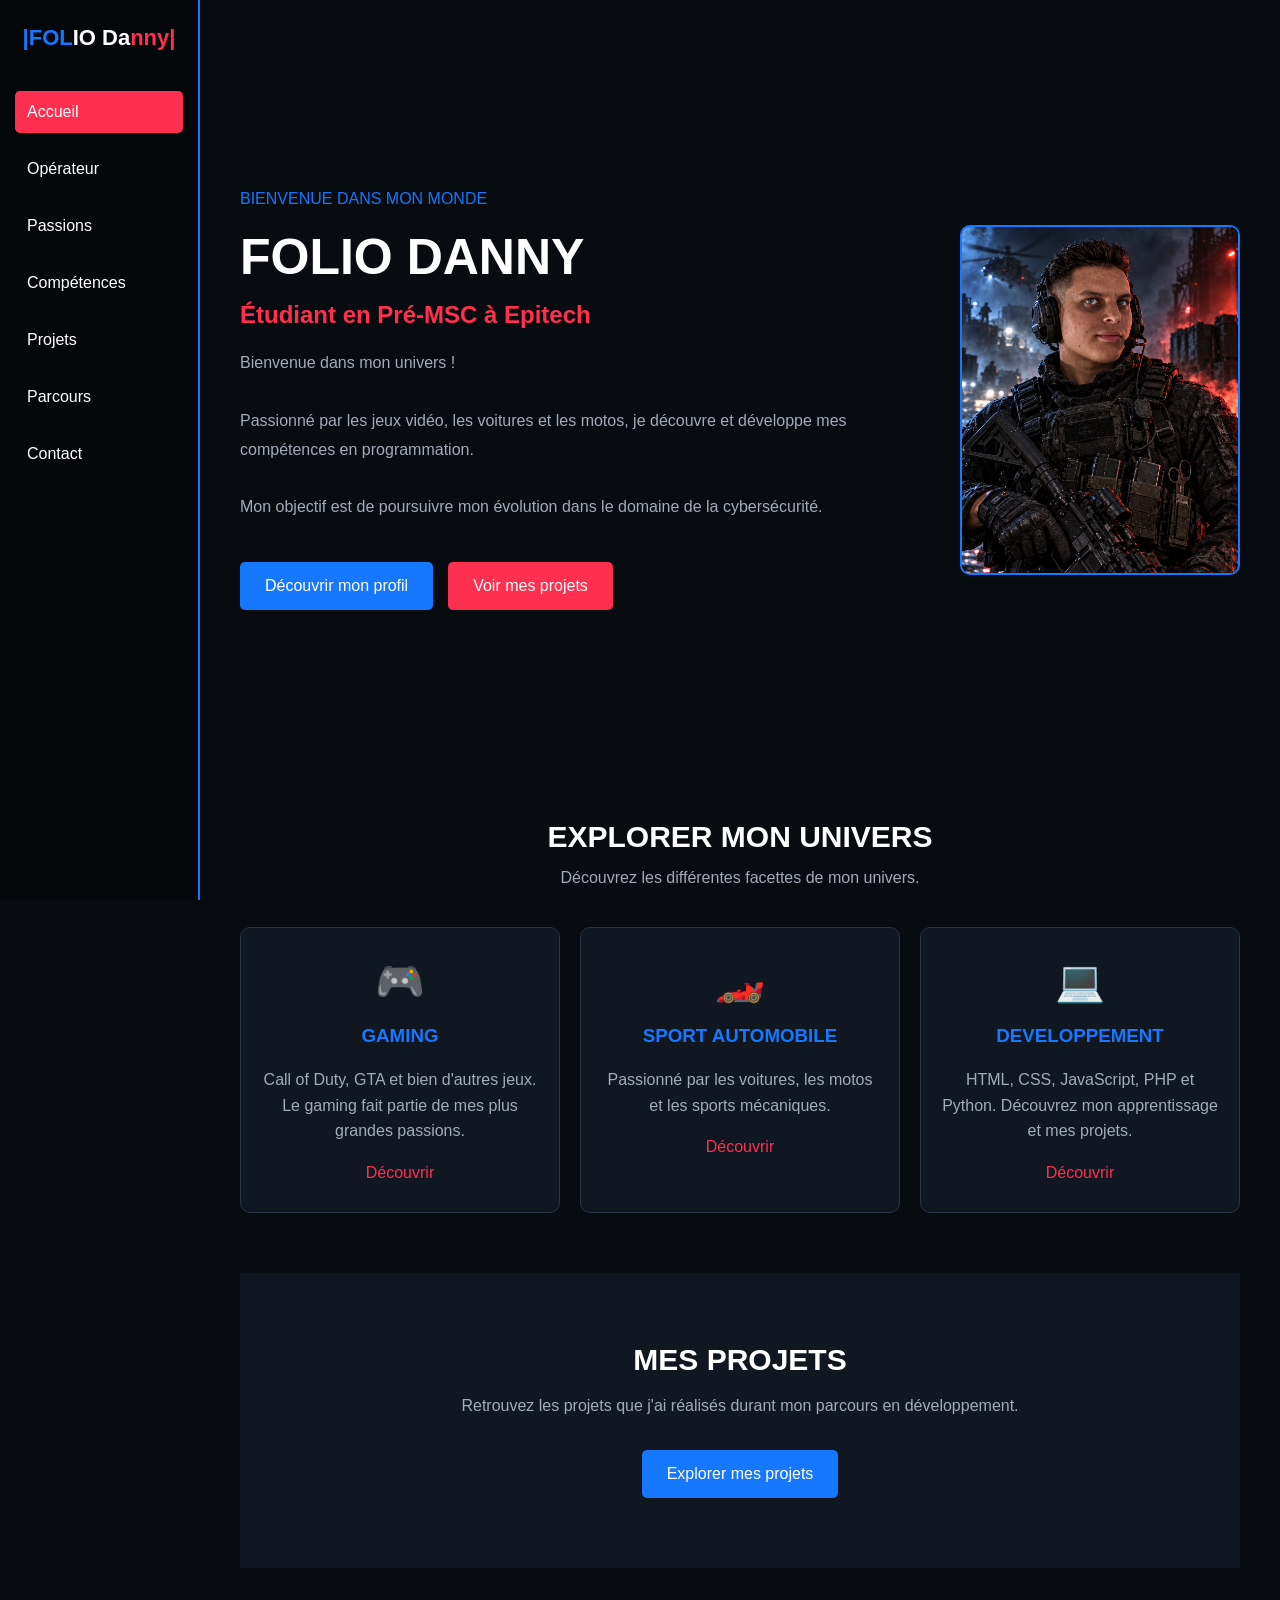
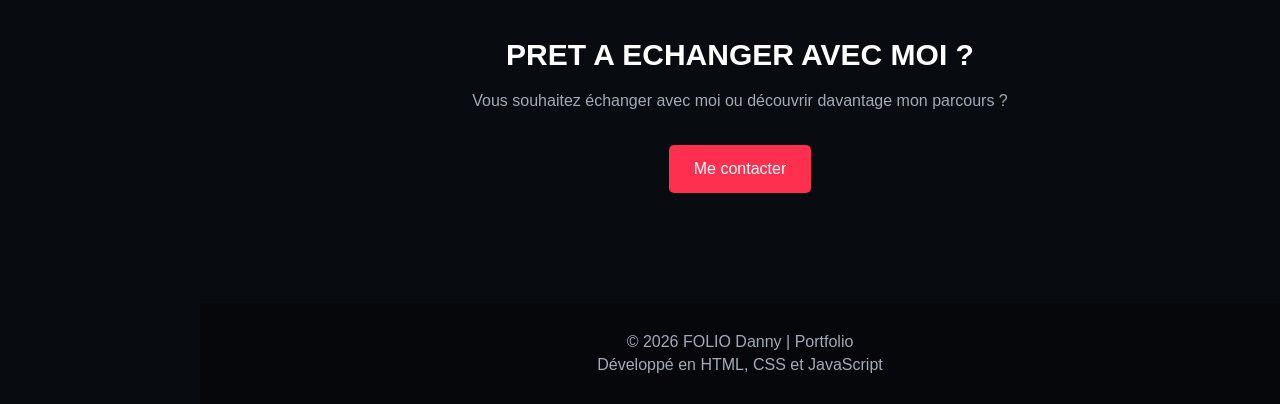
<file: Frontend/index.html>
<!DOCTYPE html>
<html lang="fr">
<head>
    <meta charset="UTF-8">
    <meta http-equiv="refresh" content="0; url=HTML/index.html">
    <title>Portfolio Folio Danny</title>
</head>
<body>
    <a href="HTML/index.html">Accéder au portfolio</a>
</body>
</html>
</file>
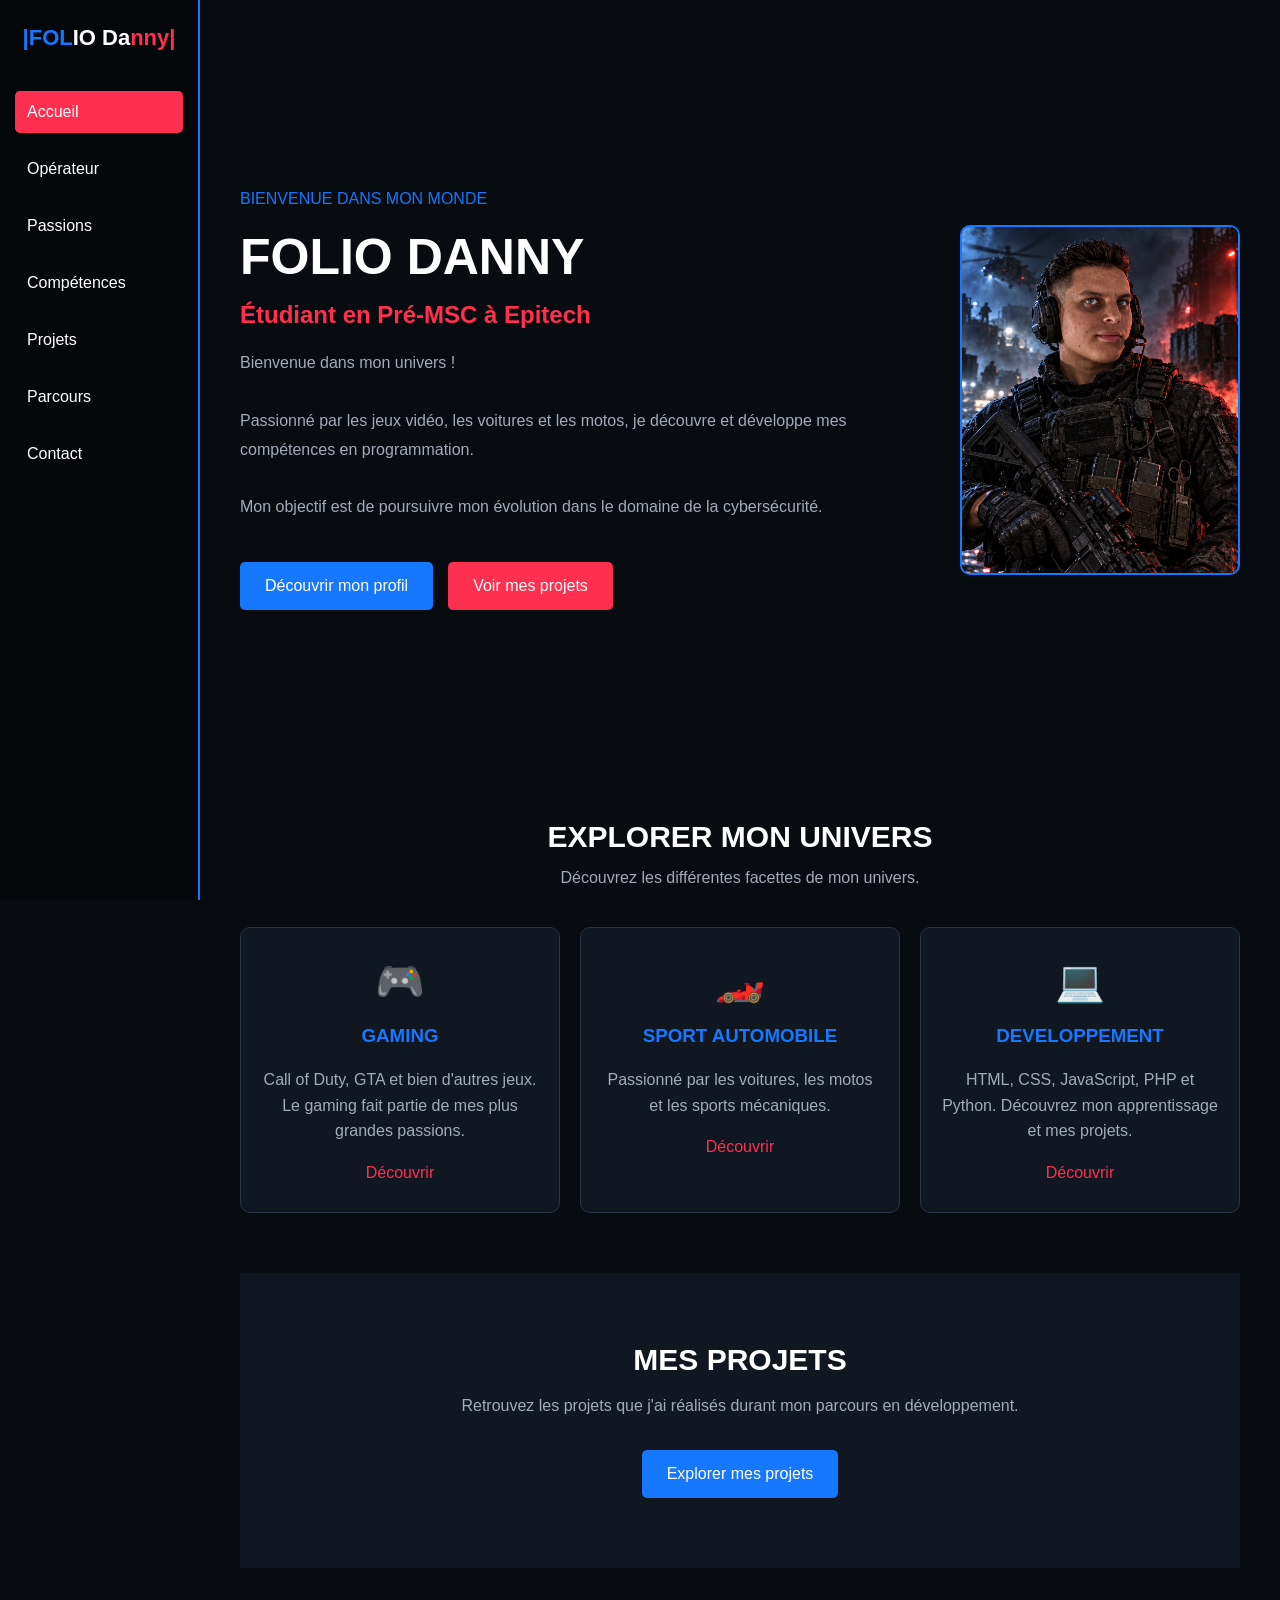
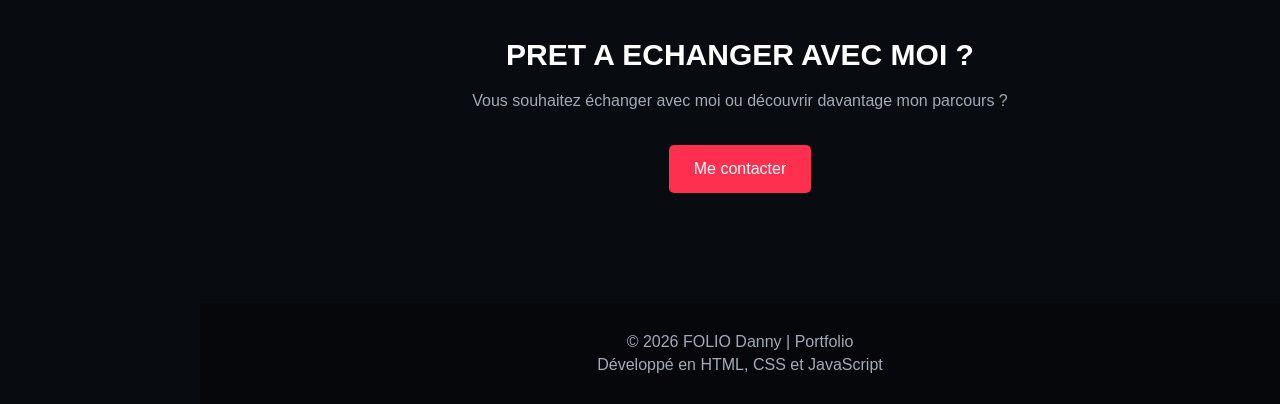
<file: Frontend/HTML/index.html>
<!DOCTYPE html>
<html lang="fr">

<head>
    <meta charset="UTF-8">
    <meta name="viewport" content="width=device-width, initial-scale=1.0">
    <meta name="description" content="Portfolio de Folio Danny - Développement, projets et passions">
    <meta name="author" content="Folio Danny">
    <title>Folio Danny | Portfolio</title>
    <link href="../CSS/style.css" rel="stylesheet">
    <script src="../JS/script.js" defer></script>
    <link rel="icon" type="image/png" href="../IMAGES/favicon.png">
</head>

<body>

    <!-- NAVIGATION -->
    <header>
        <nav class="navbar">
            <div class="logo"><span>|FOL</span>IO Da<span class="rouge">nny|</span></div>
            <button class="menu-toggle" id="menu-toggle" type="button" aria-label="Ouvrir le menu" aria-expanded="false">☰</button>
            <ul class="menu" id="menu">
                <li><a href="../HTML/index.html">Accueil</a></li>
                <li><a href="../HTML/operator.html">Opérateur</a></li>
                <li><a href="../HTML/passions.html">Passions</a></li>
                <li><a href="../HTML/competences.html">Compétences</a></li>
                <li><a href="../HTML/projets.html">Projets</a></li>
                <li><a href="../HTML/parcours.html">Parcours</a></li>
                <li><a href="../HTML/contact.html">Contact</a></li>
            </ul>
        </nav>
    </header>

    <main>
        <!-- PRESENTATION -->
        <section class="accueil" id="accueil">
            <div class="presentation">
                <p class="sous-titre">BIENVENUE DANS MON MONDE</p>
                <h1>FOLIO DANNY</h1>
                <h2>Étudiant en Pré-MSC à Epitech</h2>
                <p class="description">Bienvenue dans mon univers !<br>
                    Passionné par les jeux vidéo, les voitures et les motos, je découvre et développe mes compétences en programmation.<br>
                    Mon objectif est de poursuivre mon évolution dans le domaine de la cybersécurité.</p>

                <div class="boutons">
                    <a href="../HTML/operator.html" class="btn btn-bleu">Découvrir mon profil</a>
                    <a href="../HTML/projets.html" class="btn btn-rouge">Voir mes projets</a>
                </div>
            </div>

            <div class="photo-profil">
                <img src="../IMAGES/soldat RedEyes.png" alt="Photo de Folio Danny">
            </div>
        </section>

        <!-- MES UNIVERS -->
        <section class="univers" id="univers">
            <h2>EXPLORER MON UNIVERS</h2>
            <p class="section-description">Découvrez les différentes facettes de mon univers.</p>

            <div class="cartes">

                <!-- GAMING -->
                <article class="carte">
                    <div class="icone">🎮</div>
                    <h3>GAMING</h3>
                    <p>Call of Duty, GTA et bien d'autres jeux. Le gaming fait partie de mes plus grandes passions.</p>
                    <a href="../HTML/passions.html">Découvrir</a>
                </article>

                <!-- MOTORSPORT -->
                <article class="carte">
                    <div class="icone">🏎️</div>
                    <h3>SPORT AUTOMOBILE</h3>
                    <p>Passionné par les voitures, les motos et les sports mécaniques.</p>
                    <a href="../HTML/passions.html">Découvrir</a>
                </article>

                <!-- DEVELOPPEMENT -->
                <article class="carte">
                    <div class="icone">💻</div>
                    <h3>DEVELOPPEMENT</h3>
                    <p>HTML, CSS, JavaScript, PHP et Python. Découvrez mon apprentissage et mes projets.</p>
                    <a href="../HTML/competences.html">Découvrir</a>
                </article>
            </div>
        </section>

        <!-- MES PROJETS -->
        <section class="projets-accueil">
            <h2>MES PROJETS</h2>
            <p>Retrouvez les projets que j'ai réalisés durant mon parcours en développement.</p>
            <a href="../HTML/projets.html" class="btn btn-bleu">Explorer mes projets</a>
        </section>

        <!-- CONTACT -->
        <section class="contact-accueil">
            <h2>PRET A ECHANGER AVEC MOI ?</h2>
            <p>Vous souhaitez échanger avec moi ou découvrir davantage mon parcours ?</p>
            <a href="../HTML/contact.html" class="btn btn-rouge">Me contacter</a>
        </section>
    </main>

    <!-- FOOTER -->
    <footer>
        <p>© 2026 FOLIO Danny | Portfolio</p>
        <p>Développé en HTML, CSS et JavaScript</p>
    </footer>

</body>
</html>
</file>
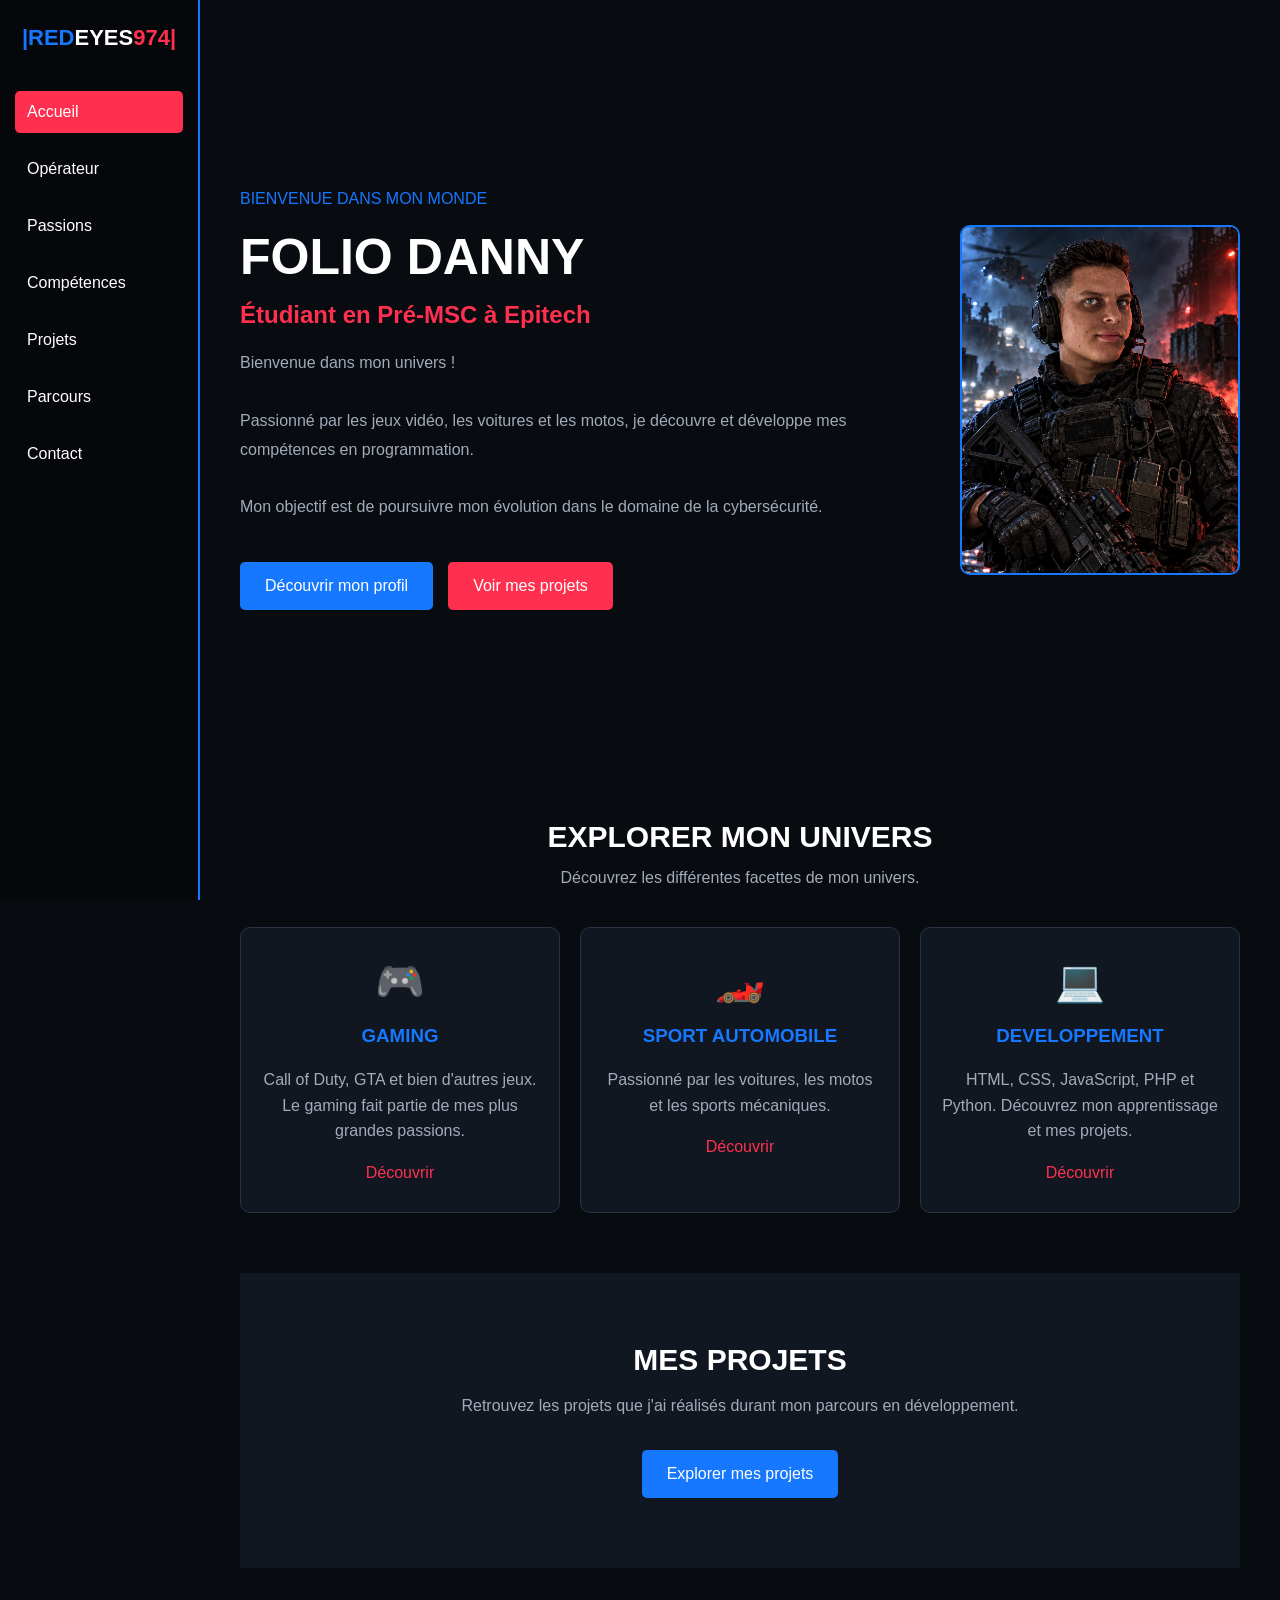
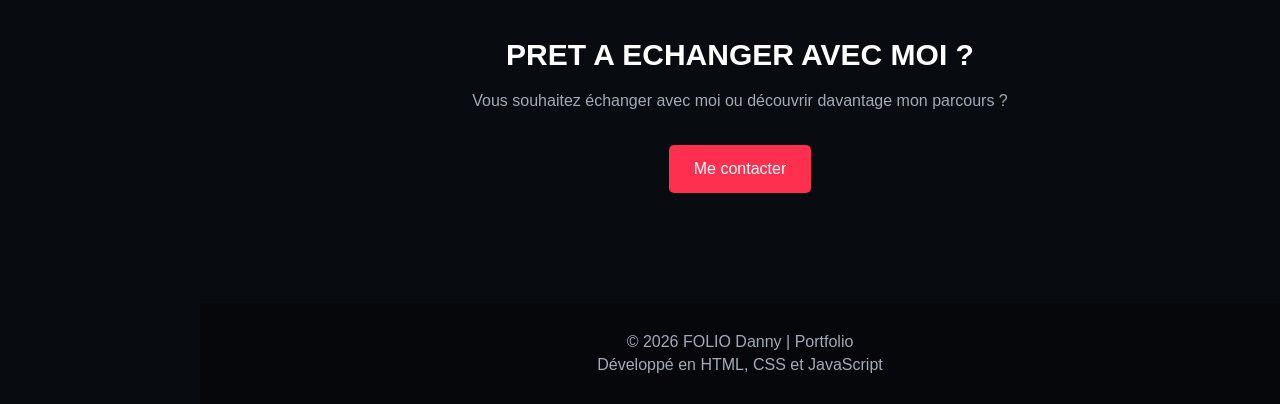
<file: perso/tst-portfolio/Frontend/HTML/index.html>
<!DOCTYPE html>
<html lang="fr">

<head>
    <meta charset="UTF-8">
    <meta name="viewport" content="width=device-width, initial-scale=1.0">
    <meta name="description" content="Portfolio de Folio Danny - Développement, projets et passions">
    <meta name="author" content="Folio Danny">
    <title>Folio Danny | Portfolio</title>
    <link href="../CSS/style.css" rel="stylesheet">
    <script src="../JS/script.js" defer></script>
    <link rel="icon" type="image/png" href="../IMAGES/favicon.png">
</head>

<body>

    <!-- NAVIGATION -->
    <header>
        <nav class="navbar">
            <div class="logo"><span>|RED</span>EYES<span class="rouge">974|</span></div>
            <button class="menu-toggle" id="menu-toggle" type="button" aria-label="Ouvrir le menu" aria-expanded="false">☰</button>
            <ul class="menu" id="menu">
                <li><a href="../HTML/index.html" class="actif">Accueil</a></li>
                <li><a href="../HTML/operator.html">Opérateur</a></li>
                <li><a href="../HTML/passions.html">Passions</a></li>
                <li><a href="../HTML/competences.html">Compétences</a></li>
                <li><a href="../HTML/projets.html">Projets</a></li>
                <li><a href="../HTML/parcours.html">Parcours</a></li>
                <li><a href="../HTML/contact.html">Contact</a></li>
            </ul>
        </nav>
    </header>

    <main>
        <!-- PRESENTATION -->
        <section class="accueil" id="accueil">
            <div class="presentation">
                <p class="sous-titre">BIENVENUE DANS MON MONDE</p>
                <h1>FOLIO DANNY</h1>
                <h2>Étudiant en Pré-MSC à Epitech</h2>
                <p class="description">Bienvenue dans mon univers !<br>
                    Passionné par les jeux vidéo, les voitures et les motos, je découvre et développe mes compétences en programmation.<br>
                    Mon objectif est de poursuivre mon évolution dans le domaine de la cybersécurité.</p>

                <div class="boutons">
                    <a href="../HTML/operator.html" class="btn btn-bleu">Découvrir mon profil</a>
                    <a href="../HTML/projets.html" class="btn btn-rouge">Voir mes projets</a>
                </div>
            </div>

            <div class="photo-profil">
                <img src="../IMAGES/soldat RedEyes.png" alt="Photo de Folio Danny">
            </div>
        </section>

        <!-- MES UNIVERS -->
        <section class="univers" id="univers">
            <h2>EXPLORER MON UNIVERS</h2>
            <p class="section-description">Découvrez les différentes facettes de mon univers.</p>

            <div class="cartes">

                <!-- GAMING -->
                <article class="carte">
                    <div class="icone">🎮</div>
                    <h3>GAMING</h3>
                    <p>Call of Duty, GTA et bien d'autres jeux. Le gaming fait partie de mes plus grandes passions.</p>
                    <a href="../HTML/passions.html">Découvrir</a>
                </article>

                <!-- MOTORSPORT -->
                <article class="carte">
                    <div class="icone">🏎️</div>
                    <h3>SPORT AUTOMOBILE</h3>
                    <p>Passionné par les voitures, les motos et les sports mécaniques.</p>
                    <a href="../HTML/passions.html">Découvrir</a>
                </article>

                <!-- DEVELOPPEMENT -->
                <article class="carte">
                    <div class="icone">💻</div>
                    <h3>DEVELOPPEMENT</h3>
                    <p>HTML, CSS, JavaScript, PHP et Python. Découvrez mon apprentissage et mes projets.</p>
                    <a href="../HTML/competences.html">Découvrir</a>
                </article>
            </div>
        </section>

        <!-- MES PROJETS -->
        <section class="projets-accueil">
            <h2>MES PROJETS</h2>
            <p>Retrouvez les projets que j'ai réalisés durant mon parcours en développement.</p>
            <a href="../HTML/projets.html" class="btn btn-bleu">Explorer mes projets</a>
        </section>

        <!-- CONTACT -->
        <section class="contact-accueil">
            <h2>PRET A ECHANGER AVEC MOI ?</h2>
            <p>Vous souhaitez échanger avec moi ou découvrir davantage mon parcours ?</p>
            <a href="../HTML/contact.html" class="btn btn-rouge">Me contacter</a>
        </section>
    </main>

    <!-- FOOTER -->
    <footer>
        <p>© 2026 FOLIO Danny | Portfolio</p>
        <p>Développé en HTML, CSS et JavaScript</p>
    </footer>

</body>
</html>
</file>
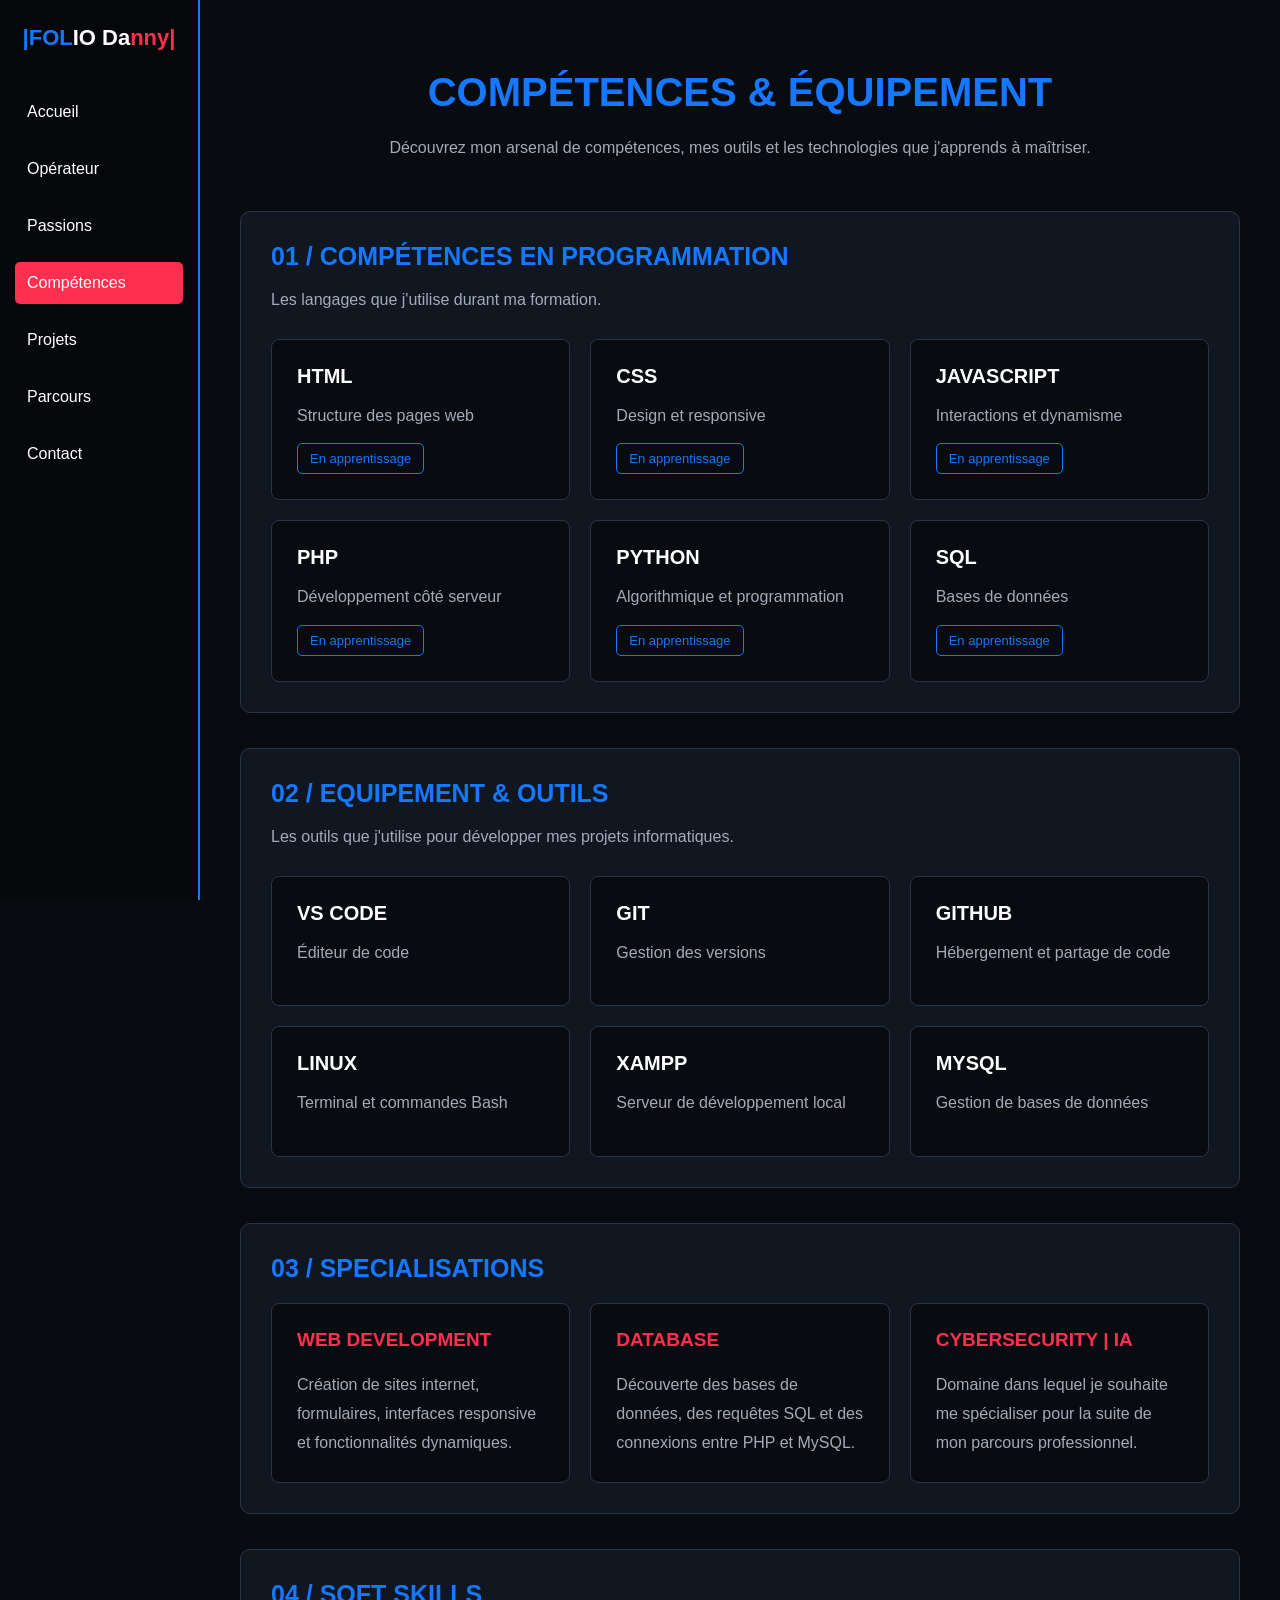
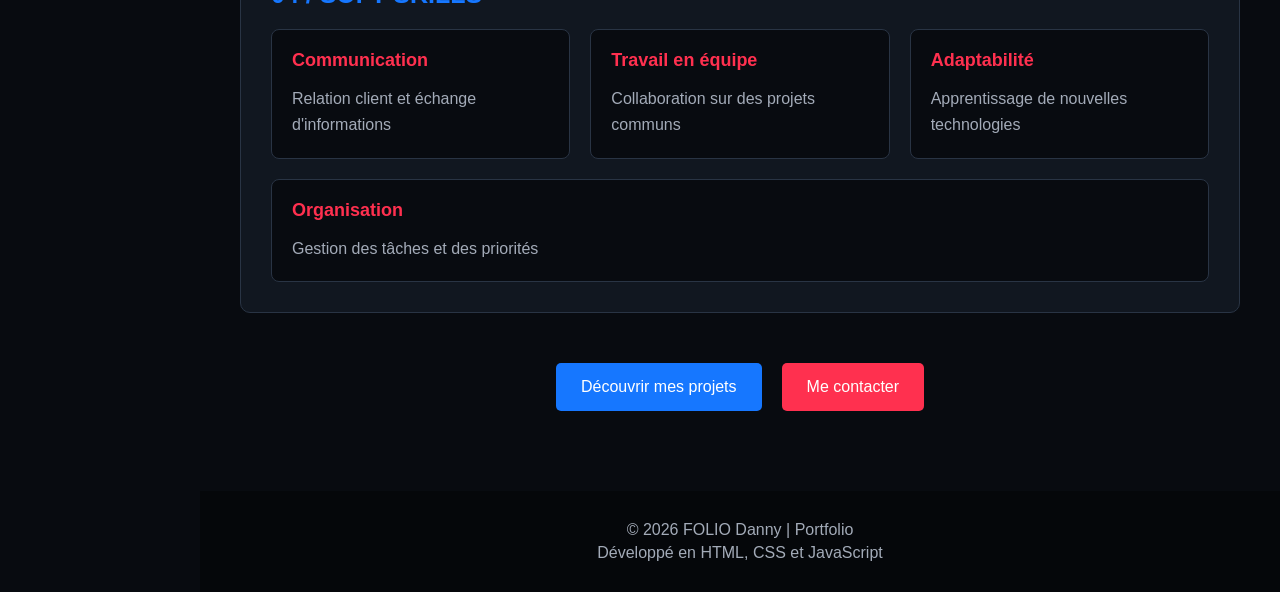
<file: Frontend/HTML/competences.html>
<!DOCTYPE html>
<html lang="fr">

<head>
    <meta charset="UTF-8">
    <meta name="viewport" content="width=device-width, initial-scale=1.0">
    <meta name="description" content="Portfolio de Folio Danny - Développement, projets et passions">
    <meta name="author" content="Folio Danny">
    <title>Folio Danny | Portfolio</title>
    <link href="../CSS/style.css" rel="stylesheet">
    <script src="../JS/script.js" defer></script>
    <link rel="icon" type="image/png" href="../IMAGES/favicon.png">
</head>
 
<body>

    <!-- NAVIGATION -->
    <header>
        <nav class="navbar">
            <div class="logo"><span>|FOL</span>IO Da<span class="rouge">nny|</span></div>
            <button class="menu-toggle" id="menu-toggle" type="button" aria-label="Ouvrir le menu" aria-expanded="false">☰</button>
            <ul class="menu" id="menu">
                <li><a href="../HTML/index.html">Accueil</a></li>
                <li><a href="../HTML/operator.html">Opérateur</a></li>
                <li><a href="../HTML/passions.html">Passions</a></li>
                <li><a href="../HTML/competences.html">Compétences</a></li>
                <li><a href="../HTML/projets.html">Projets</a></li>
                <li><a href="../HTML/parcours.html">Parcours</a></li>
                <li><a href="../HTML/contact.html">Contact</a></li>
            </ul>
        </nav>
    </header>

    <main>
        <section class="competences">
            <h1>COMPÉTENCES & ÉQUIPEMENT</h1>
            <p class="competences-description">Découvrez mon arsenal de compétences, mes outils et les technologies que j'apprends à maîtriser.</p>

            <!-- LANGAGES -->
            <section class="competences-section">
                <h2>01 / COMPÉTENCES EN PROGRAMMATION</h2>
                <p class="competences-intro">Les langages que j'utilise durant ma formation.</p>

                <div class="competences-cartes">

                    <article class="competence-carte">
                        <h3>HTML</h3>
                        <p>Structure des pages web</p>
                        <span class="niveau">En apprentissage</span>
                    </article>

                    <article class="competence-carte">
                        <h3>CSS</h3>
                        <p>Design et responsive</p>
                        <span class="niveau">En apprentissage</span>
                    </article>

                    <article class="competence-carte">
                        <h3>JAVASCRIPT</h3>
                        <p>Interactions et dynamisme</p>
                        <span class="niveau">En apprentissage</span>
                    </article>

                    <article class="competence-carte">
                        <h3>PHP</h3>
                        <p>Développement côté serveur</p>
                        <span class="niveau">En apprentissage</span>
                    </article>

                    <article class="competence-carte">
                        <h3>PYTHON</h3>
                        <p>Algorithmique et programmation</p>
                        <span class="niveau">En apprentissage</span>
                    </article>

                    <article class="competence-carte">
                        <h3>SQL</h3>
                        <p>Bases de données</p>
                        <span class="niveau">En apprentissage</span>
                    </article>
                </div>
            </section>

            <!-- OUTILS -->
            <section class="competences-section">
                <h2>02 / EQUIPEMENT & OUTILS</h2>
                <p class="competences-intro">Les outils que j'utilise pour développer mes projets informatiques.</p>

                <div class="competences-cartes">

                    <article class="competence-carte">
                        <h3>VS CODE</h3>
                        <p>Éditeur de code</p>
                    </article>

                    <article class="competence-carte">
                        <h3>GIT</h3>
                        <p>Gestion des versions</p>
                    </article>

                    <article class="competence-carte">
                        <h3>GITHUB</h3>
                        <p>Hébergement et partage de code</p>
                    </article>

                    <article class="competence-carte">
                        <h3>LINUX</h3>
                        <p>Terminal et commandes Bash</p>
                    </article>

                    <article class="competence-carte">
                        <h3>XAMPP</h3>
                        <p>Serveur de développement local</p>
                    </article>

                    <article class="competence-carte">
                        <h3>MYSQL</h3>
                        <p>Gestion de bases de données</p>
                    </article>
                </div>
            </section>

            <!-- DOMAINES -->
            <section class="competences-section">
                <h2>03 / SPECIALISATIONS</h2>
                <div class="competences-domaines">
                    <article class="domaine">
                        <h3>WEB DEVELOPMENT</h3>
                        <p>Création de sites internet, formulaires, interfaces responsive et fonctionnalités dynamiques.
                        </p>
                    </article>

                    <article class="domaine">
                        <h3>DATABASE</h3>
                        <p>Découverte des bases de données, des requêtes SQL et des connexions entre PHP et MySQL.</p>
                    </article>

                    <article class="domaine">
                        <h3>CYBERSECURITY | IA</h3>
                        <p>Domaine dans lequel je souhaite me spécialiser pour la suite de mon parcours professionnel.</p>
                    </article>
                </div>
            </section>

            <!-- SOFT SKILLS -->
            <section class="competences-section">
                <h2>04 / SOFT SKILLS</h2>
                <div class="soft-skills">
                    <div class="soft-skill">
                        <h3>Communication</h3>
                        <p>Relation client et échange d'informations</p>
                    </div>

                    <div class="soft-skill">
                        <h3>Travail en équipe</h3>
                        <p>Collaboration sur des projets communs</p>
                    </div>

                    <div class="soft-skill">
                        <h3>Adaptabilité</h3>
                        <p>Apprentissage de nouvelles technologies</p>
                    </div>

                    <div class="soft-skill">
                        <h3>Organisation</h3>
                        <p>Gestion des tâches et des priorités</p>
                    </div>
                </div>
            </section>

            <!-- LIEN PROJETS -->
            <div class="competences-boutons">
                <a href="../HTML/projets.html" class="btn btn-bleu">Découvrir mes projets</a>
                <a href="../HTML/contact.html" class="btn btn-rouge">Me contacter</a>
            </div>
        </section>
    </main>

    <!-- FOOTER -->
    <footer>
        <p>© 2026 FOLIO Danny | Portfolio</p>
        <p>Développé en HTML, CSS et JavaScript</p>
    </footer>

</body>
</html>
</file>
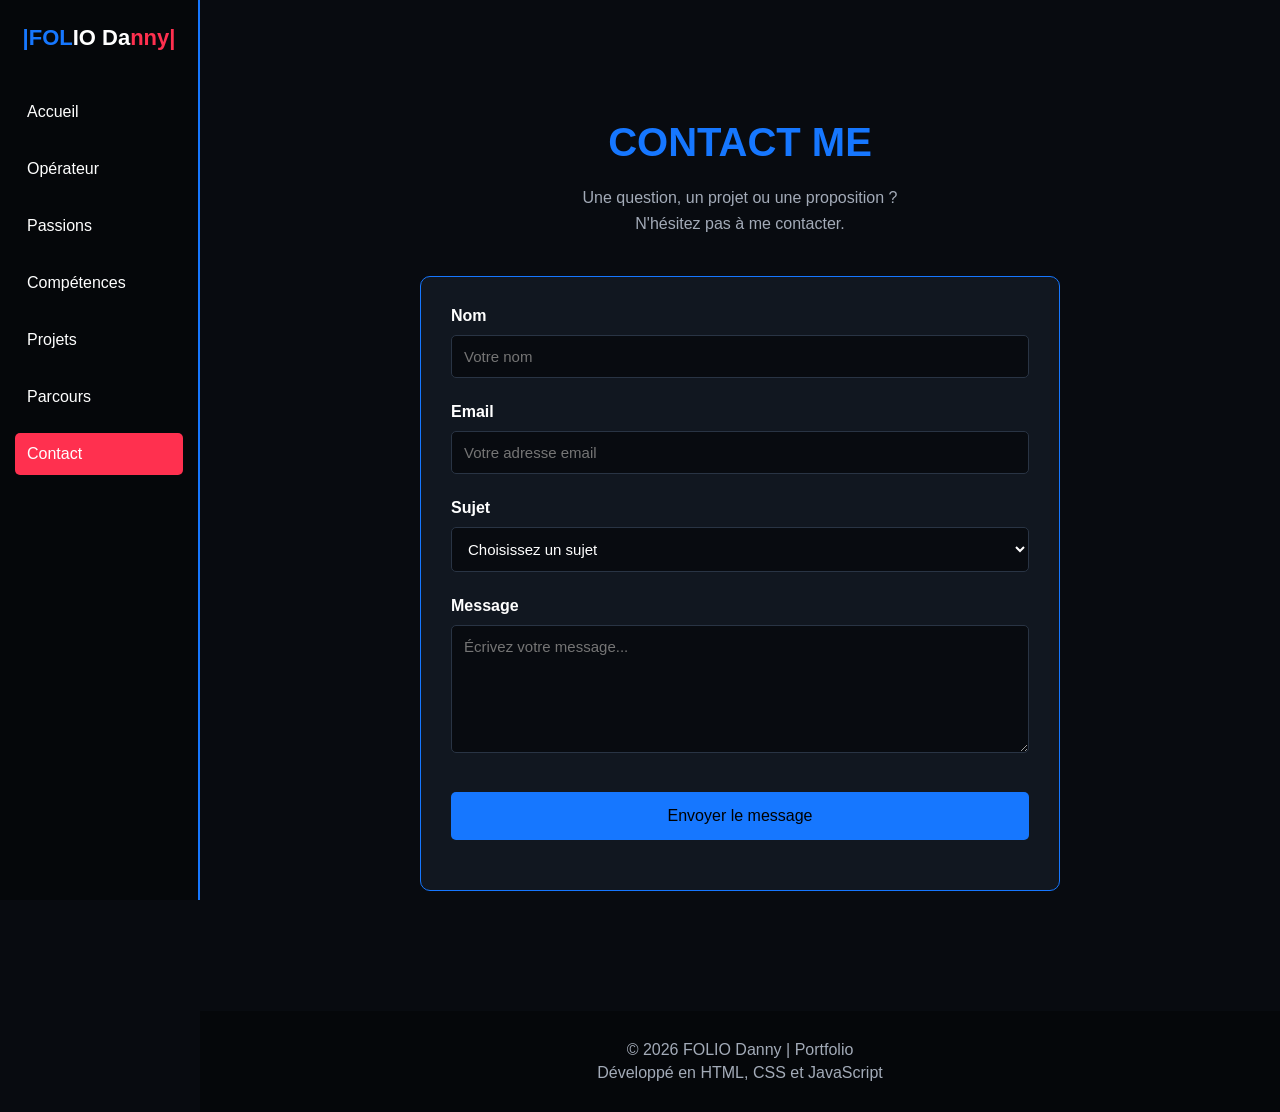
<file: Frontend/HTML/contact.html>
<!DOCTYPE html>
<html lang="fr">

<head>
    <meta charset="UTF-8">
    <meta name="viewport" content="width=device-width, initial-scale=1.0">
    <meta name="description" content="Portfolio de Folio Danny - Développement, projets et passions">
    <meta name="author" content="Folio Danny">
    <title>Folio Danny | Portfolio</title>
    <link href="../CSS/style.css" rel="stylesheet">
    <script src="../JS/script.js" defer></script>
    <link rel="icon" type="image/png" href="../IMAGES/favicon.png">
</head>

<body>

    <!-- NAVIGATION -->
    <header>
        <nav class="navbar">
            <div class="logo"><span>|FOL</span>IO Da<span class="rouge">nny|</span></div>
            <button class="menu-toggle" id="menu-toggle" type="button" aria-label="Ouvrir le menu" aria-expanded="false">☰</button>
            <ul class="menu" id="menu">
                <li><a href="../HTML/index.html">Accueil</a></li>
                <li><a href="../HTML/operator.html">Opérateur</a></li>
                <li><a href="../HTML/passions.html">Passions</a></li>
                <li><a href="../HTML/competences.html">Compétences</a></li>
                <li><a href="../HTML/projets.html">Projets</a></li>
                <li><a href="../HTML/parcours.html">Parcours</a></li>
                <li><a href="../HTML/contact.html">Contact</a></li>
            </ul>
        </nav>
    </header>

    <main>
 <section class="contact" method="post" action="../PHP/traitement_contact.php">
            <h1>CONTACT ME</h1>
            <p class="contact-description">Une question, un projet ou une proposition ?<br>
                N'hésitez pas à me contacter.</p>

            <!-- FORMULAIRE -->
            <form id="form-contact" method="post" action="../../Backend/traitement_contact.php">
                <div class="champ">
                    <label for="nom">Nom</label>
                    <input type="text" id="nom" name="nom" placeholder="Votre nom"  required>
                </div>

                <div class="champ">
                    <label for="email">Email</label>
                    <input type="email" id="email"  name="email"  placeholder="Votre adresse email" required>
                </div>

                <div class="champ">
                    <label for="sujet">Sujet</label>
                    <select id="sujet" name="sujet" required>
                        <option value="">Choisissez un sujet</option>
                        <option value="professionnel">Proposition professionnelle</option>
                        <option value="projet">Collaboration / Projet</option>
                        <option value="question">Question</option>
                        <option value="autre">Autre</option>
                    </select>
                </div>

                <div class="champ">
                    <label for="message">Message</label>
                    <textarea id="message" name="message" rows="6" placeholder="Écrivez votre message..." required></textarea>
                </div>
                <button type="submit" class="btn btn-bleu">Envoyer le message</button>
                <p id="message-formulaire" aria-live="polite"></p>
            </form>
        </section>
    </main>

    <!-- FOOTER -->
    <footer>
        <p>© 2026 FOLIO Danny | Portfolio</p>
        <p>Développé en HTML, CSS et JavaScript</p>
    </footer>

</body>
</html>
</file>
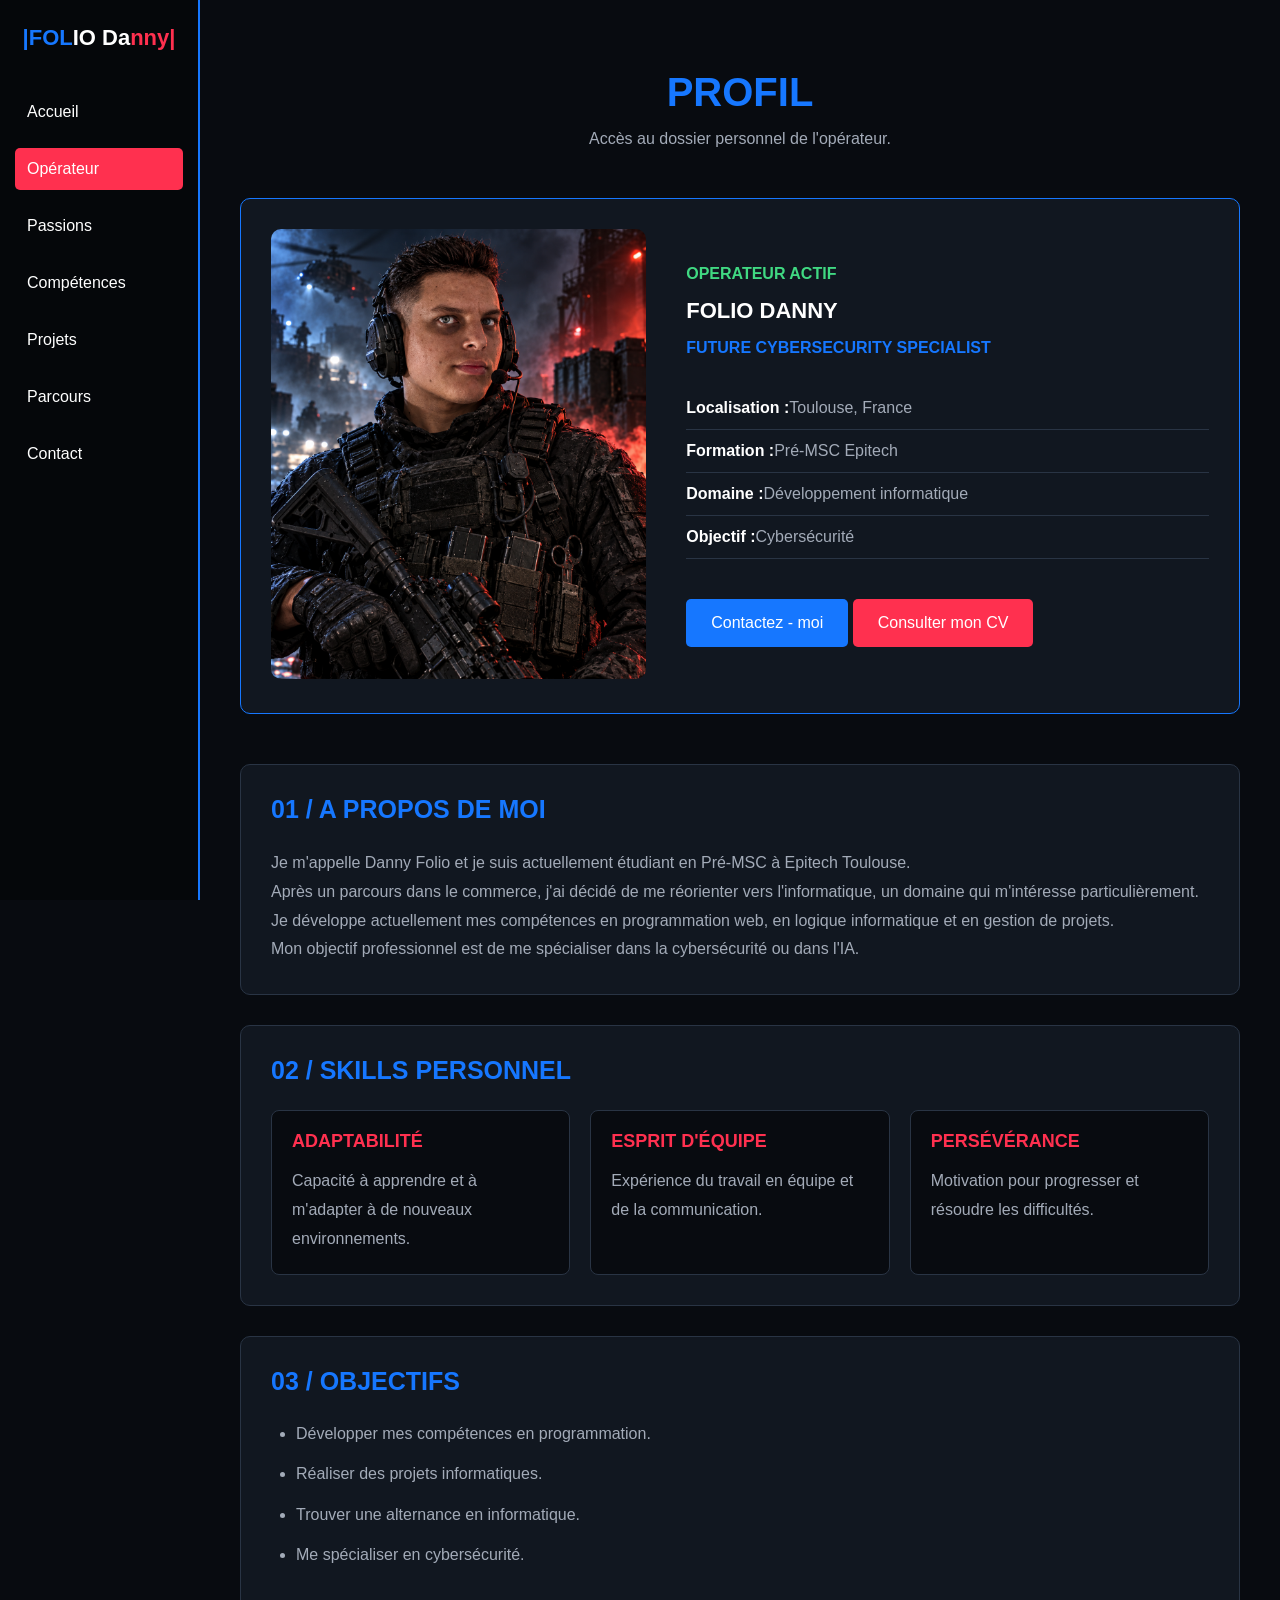
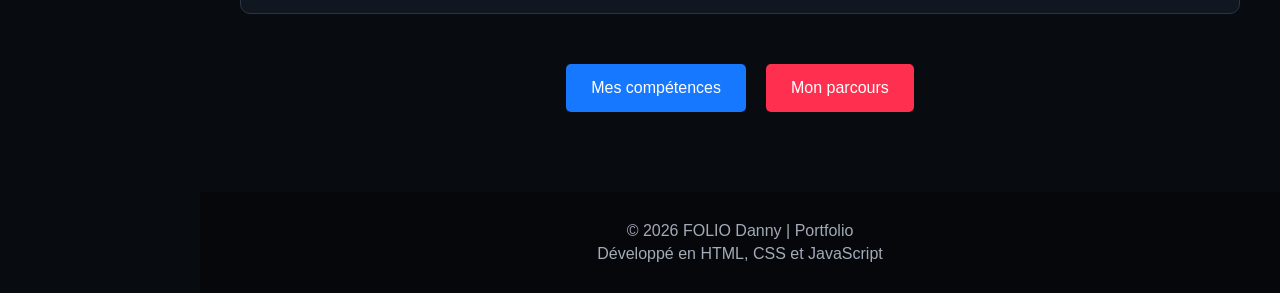
<file: Frontend/HTML/operator.html>
<!DOCTYPE html>
<html lang="fr">

<head>
    <meta charset="UTF-8">
    <meta name="viewport" content="width=device-width, initial-scale=1.0">
    <meta name="description" content="Portfolio de Folio Danny - Développement, projets et passions">
    <meta name="author" content="Folio Danny">
    <title>Folio Danny | Portfolio</title>
    <link href="../CSS/style.css" rel="stylesheet">
    <script src="../JS/script.js" defer></script>
    <link rel="icon" type="image/png" href="../IMAGES/favicon.png">
</head>

<body>

    <!-- NAVIGATION -->
    <header>
        <nav class="navbar">
            <div class="logo"><span>|FOL</span>IO Da<span class="rouge">nny|</span></div>
            <button class="menu-toggle" id="menu-toggle" type="button" aria-label="Ouvrir le menu" aria-expanded="false">☰</button>
            <ul class="menu" id="menu">
                <li><a href="../HTML/index.html">Accueil</a></li>
                <li><a href="../HTML/operator.html">Opérateur</a></li>
                <li><a href="../HTML/passions.html">Passions</a></li>
                <li><a href="../HTML/competences.html">Compétences</a></li>
                <li><a href="../HTML/projets.html">Projets</a></li>
                <li><a href="../HTML/parcours.html">Parcours</a></li>
                <li><a href="../HTML/contact.html">Contact</a></li>
            </ul>
        </nav>
    </header>

    <main>
        <section class="operator">
            <h1>PROFIL</h1>
            <p class="operator-description">Accès au dossier personnel de l'opérateur.</p>

            <!-- FICHE OPERATEUR -->
            <div class="operator-fiche">
                <div class="operator-photo">
                    <img src="../IMAGES/soldat RedEyes.png" alt="Portrait de l'opérateur RedEyes974">
                </div>
                <div class="operator-infos">
                    <p class="operator-statut">OPERATEUR ACTIF</p>
                    <h3>FOLIO DANNY</h3>
                    <p class="operator-role">FUTURE CYBERSECURITY SPECIALIST</p>
                    <div class="operator-details">
                        <p><strong>Localisation :</strong>Toulouse, France</p>
                        <p><strong>Formation :</strong>Pré-MSC Epitech</p>
                        <p><strong>Domaine :</strong>Développement informatique</p>
                        <p><strong>Objectif :</strong>Cybersécurité</p>
                    </div>
                    <a href="../HTML/contact.html" class="btn btn-bleu">Contactez - moi</a>
                    <a href="../PDF/CV Danny FOLIO.pdf" target="_blank" rel="noopener noreferrer" class="btn btn-rouge">Consulter mon CV</a>                </div>
            </div>

            <!-- A PROPOS -->
            <section class="operator-section">
                <h2>01 / A PROPOS DE MOI</h2>
                <p>Je m'appelle Danny Folio et je suis actuellement étudiant en Pré-MSC à Epitech Toulouse.<br>
                    Après un parcours dans le commerce, j'ai décidé de me réorienter vers l'informatique, un domaine qui m'intéresse particulièrement.<br>
                    Je développe actuellement mes compétences en programmation web, en logique informatique et en gestion de projets.<br>
                    Mon objectif professionnel est de me spécialiser dans la cybersécurité ou dans l'IA.</p>
            </section>

            <!-- MES QUALITES -->
            <section class="operator-section">
                <h2>02 / SKILLS PERSONNEL</h2>
                <div class="operator-qualites">
                    <div class="qualite">
                        <h3>ADAPTABILITÉ</h3>
                        <p>Capacité à apprendre et à m'adapter à de nouveaux environnements.</p>
                    </div>

                    <div class="qualite">
                        <h3>ESPRIT D'ÉQUIPE</h3>
                        <p>Expérience du travail en équipe et de la communication.</p>
                    </div>

                    <div class="qualite">
                        <h3>PERSÉVÉRANCE</h3>
                        <p>Motivation pour progresser et résoudre les difficultés.</p>
                    </div>
                </div>
            </section>

            <!-- OBJECTIFS -->
            <section class="operator-section">
                <h2>03 / OBJECTIFS</h2>
                <ul class="operator-objectifs">
                    <li>Développer mes compétences en programmation.</li>
                    <li>Réaliser des projets informatiques.</li>
                    <li>Trouver une alternance en informatique.</li>
                    <li>Me spécialiser en cybersécurité.</li>
                </ul>
            </section>

            <!-- LIENS -->
            <div class="operator-boutons">
                <a href="../HTML/competences.html" class="btn btn-bleu">Mes compétences</a>
                <a href="../HTML/parcours.html" class="btn btn-rouge">Mon parcours</a>
            </div>
        </section>
    </main>

    <!-- FOOTER -->
    <footer>
        <p>© 2026 FOLIO Danny | Portfolio</p>
        <p>Développé en HTML, CSS et JavaScript</p>
    </footer>

</body>
</html>
</file>
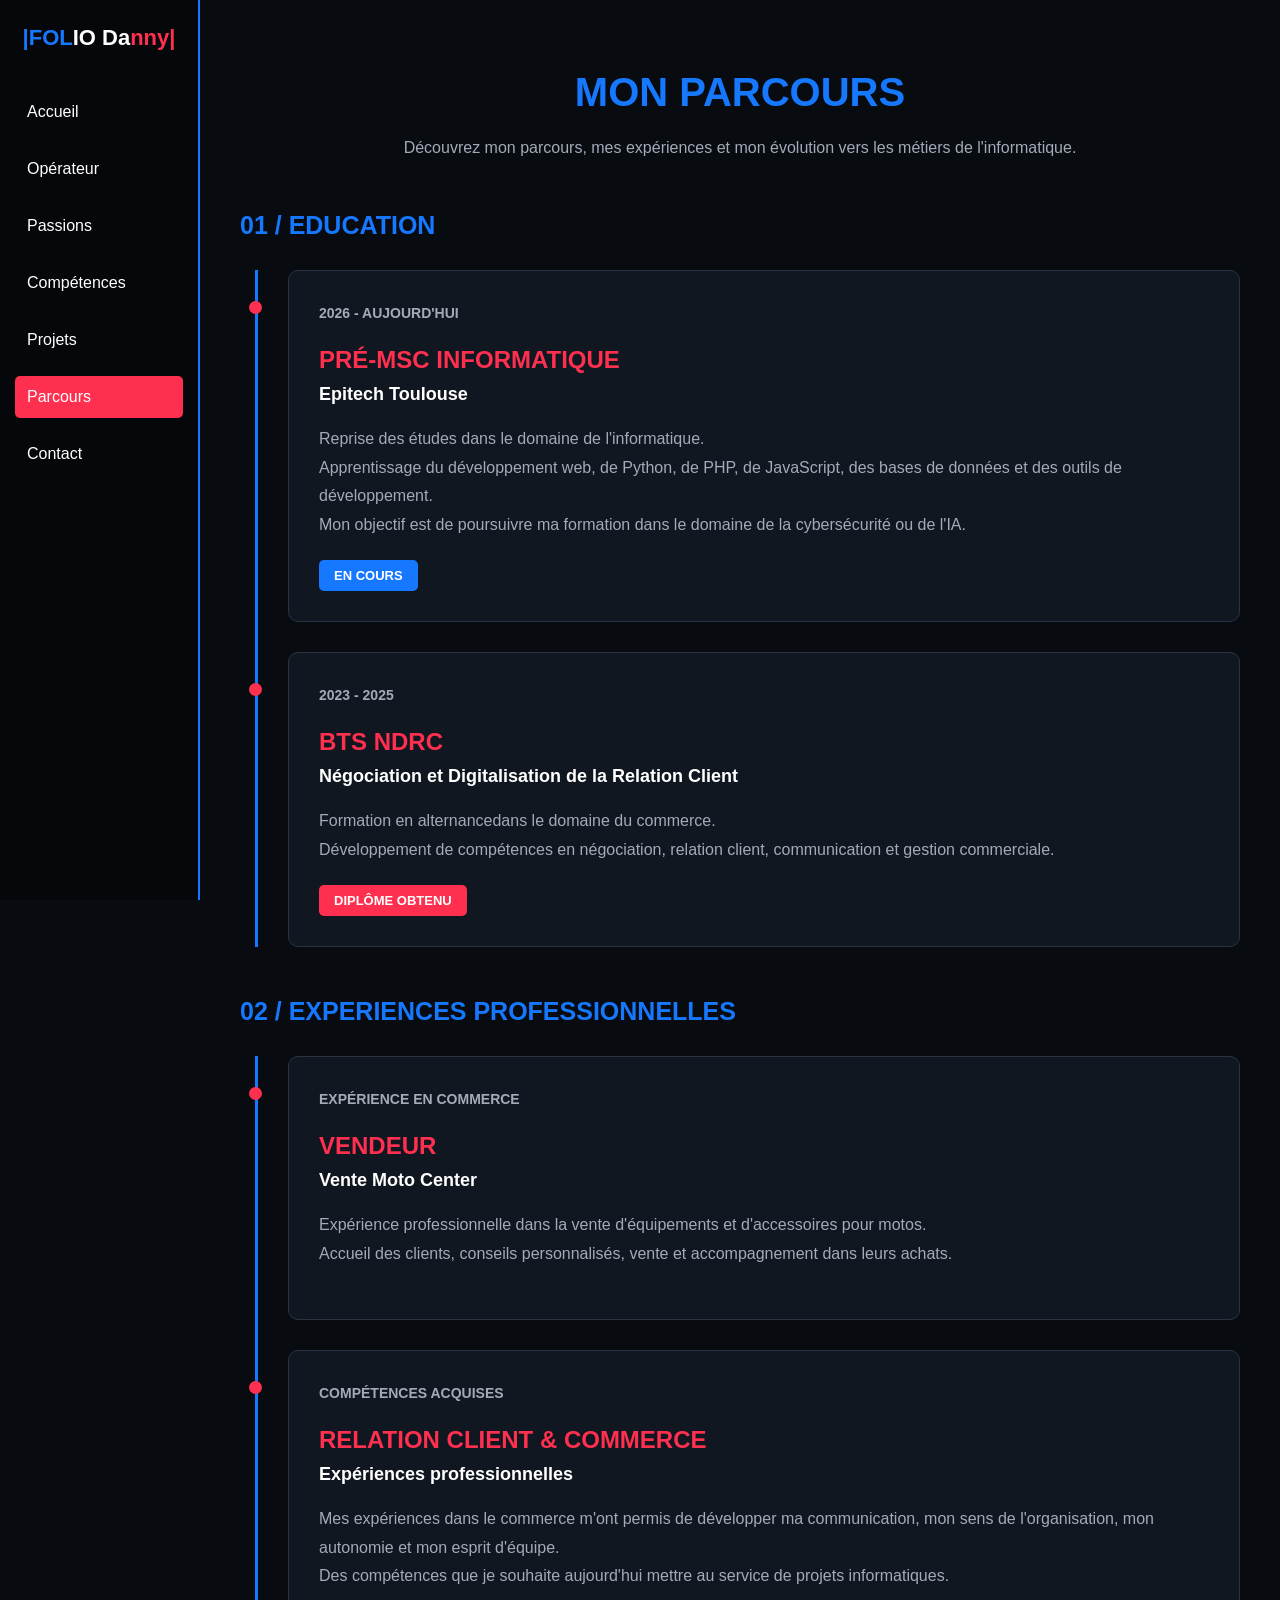
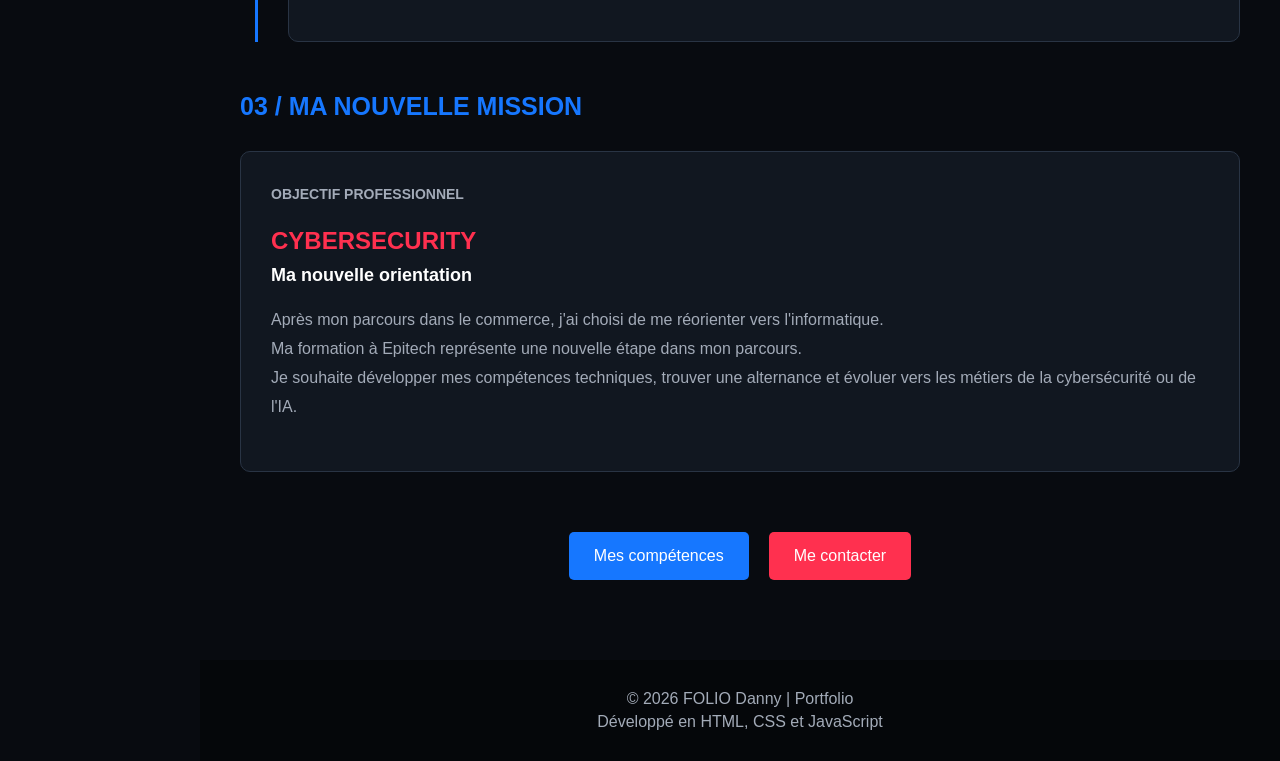
<file: Frontend/HTML/parcours.html>
<!DOCTYPE html>
<html lang="fr">

<head>
    <meta charset="UTF-8">
    <meta name="viewport" content="width=device-width, initial-scale=1.0">
    <meta name="description" content="Portfolio de Folio Danny - Développement, projets et passions">
    <meta name="author" content="Folio Danny">
    <title>Folio Danny | Portfolio</title>
    <link href="../CSS/style.css" rel="stylesheet">
    <script src="../JS/script.js" defer></script>
    <link rel="icon" type="image/png" href="../IMAGES/favicon.png">
</head>
 
<body>

    <!-- NAVIGATION -->
    <header>
        <nav class="navbar">
            <div class="logo"><span>|FOL</span>IO Da<span class="rouge">nny|</span></div>
            <button class="menu-toggle" id="menu-toggle" type="button" aria-label="Ouvrir le menu" aria-expanded="false">☰</button>
            <ul class="menu" id="menu">
                <li><a href="../HTML/index.html">Accueil</a></li>
                <li><a href="../HTML/operator.html">Opérateur</a></li>
                <li><a href="../HTML/passions.html">Passions</a></li>
                <li><a href="../HTML/competences.html">Compétences</a></li>
                <li><a href="../HTML/projets.html">Projets</a></li>
                <li><a href="../HTML/parcours.html">Parcours</a></li>
                <li><a href="contact.html">Contact</a></li>
            </ul>
        </nav>
    </header>

    <main>
        <section class="parcours">
            <h1>MON PARCOURS</h1>
            <p class="parcours-description">Découvrez mon parcours, mes expériences et mon évolution vers les métiers de l'informatique.</p>

            <!-- PARCOURS SCOLAIRE -->
            <section class="parcours-section">
                <h2>01 / EDUCATION</h2>
                <div class="parcours-liste">
                    <!-- EPITECH -->
                    <article class="parcours-carte">
                        <p class="parcours-date">2026 - AUJOURD'HUI</p>
                        <h3>PRÉ-MSC INFORMATIQUE</h3>
                        <h4>Epitech Toulouse</h4>
                        <p>Reprise des études dans le domaine de l'informatique.<br>
                            Apprentissage du développement web, de Python, de PHP, de JavaScript, des bases de données et des outils de développement.<br>
                            Mon objectif est de poursuivre ma formation dans le domaine de la cybersécurité ou de l'IA.</p>
                        <span class="parcours-statut">EN COURS</span>
                    </article>

                    <!-- BTS -->
                    <article class="parcours-carte">
                        <p class="parcours-date">2023 - 2025</p>
                        <h3>BTS NDRC</h3>
                        <h4>Négociation et Digitalisation de la Relation Client</h4>
                        <p>Formation en alternancedans le domaine du commerce.<br>
                            Développement de compétences en négociation, relation client, communication et gestion commerciale.</p>
                        <span class="parcours-statut obtenu">DIPLÔME OBTENU</span>
                    </article>
                </div>
            </section>

            <!-- EXPERIENCES PROFESSIONNELLES -->
            <section class="parcours-section">
                <h2>02 / EXPERIENCES PROFESSIONNELLES </h2>
                <div class="parcours-liste">
                    <!-- VENTE MOTO -->
                    <article class="parcours-carte">
                        <p class="parcours-date">EXPÉRIENCE EN COMMERCE</p>
                        <h3>VENDEUR</h3>
                        <h4>Vente Moto Center</h4>
                        <p>Expérience professionnelle dans la vente d'équipements et d'accessoires pour motos.<br>
                            Accueil des clients, conseils personnalisés, vente et accompagnement dans leurs achats.</p>

                    </article>

                    <!-- COMPETENCES PROFESSIONNELLES -->
                    <article class="parcours-carte">
                        <p class="parcours-date">COMPÉTENCES ACQUISES</p>
                        <h3>RELATION CLIENT & COMMERCE</h3>
                        <h4>Expériences professionnelles</h4>
                        <p>Mes expériences dans le commerce m'ont permis de développer ma communication, mon sens de l'organisation, mon autonomie et mon esprit d'équipe.<br>
                            Des compétences que je souhaite aujourd'hui mettre au service de projets informatiques.</p>
                    </article>
                </div>
            </section>

            <!-- RECONVERSION -->
            <section class="parcours-section">
                <h2>03 / MA NOUVELLE MISSION</h2>
                <div class="parcours-carte">
                    <p class="parcours-date">OBJECTIF PROFESSIONNEL</p>
                    <h3>CYBERSECURITY</h3>
                    <h4>Ma nouvelle orientation</h4>
                    <p>Après mon parcours dans le commerce, j'ai choisi de me réorienter vers l'informatique.<br>
                        Ma formation à Epitech représente une nouvelle étape dans mon parcours.<br>
                        Je souhaite développer mes compétences techniques, trouver une alternance et évoluer vers les métiers de la cybersécurité ou de l'IA.</p>
                </div>
            </section>

            <!-- BOUTONS -->
            <div class="parcours-boutons">
                <a href="../HTML/competences.html" class="btn btn-bleu">Mes compétences</a>
                <a href="../HTML/contact.html" class="btn btn-rouge">Me contacter</a>
            </div>
        </section>
    </main>

    <!-- FOOTER -->
    <footer>
        <p>© 2026 FOLIO Danny | Portfolio</p>
        <p>Développé en HTML, CSS et JavaScript</p>
    </footer>

</body>
</html>
</file>
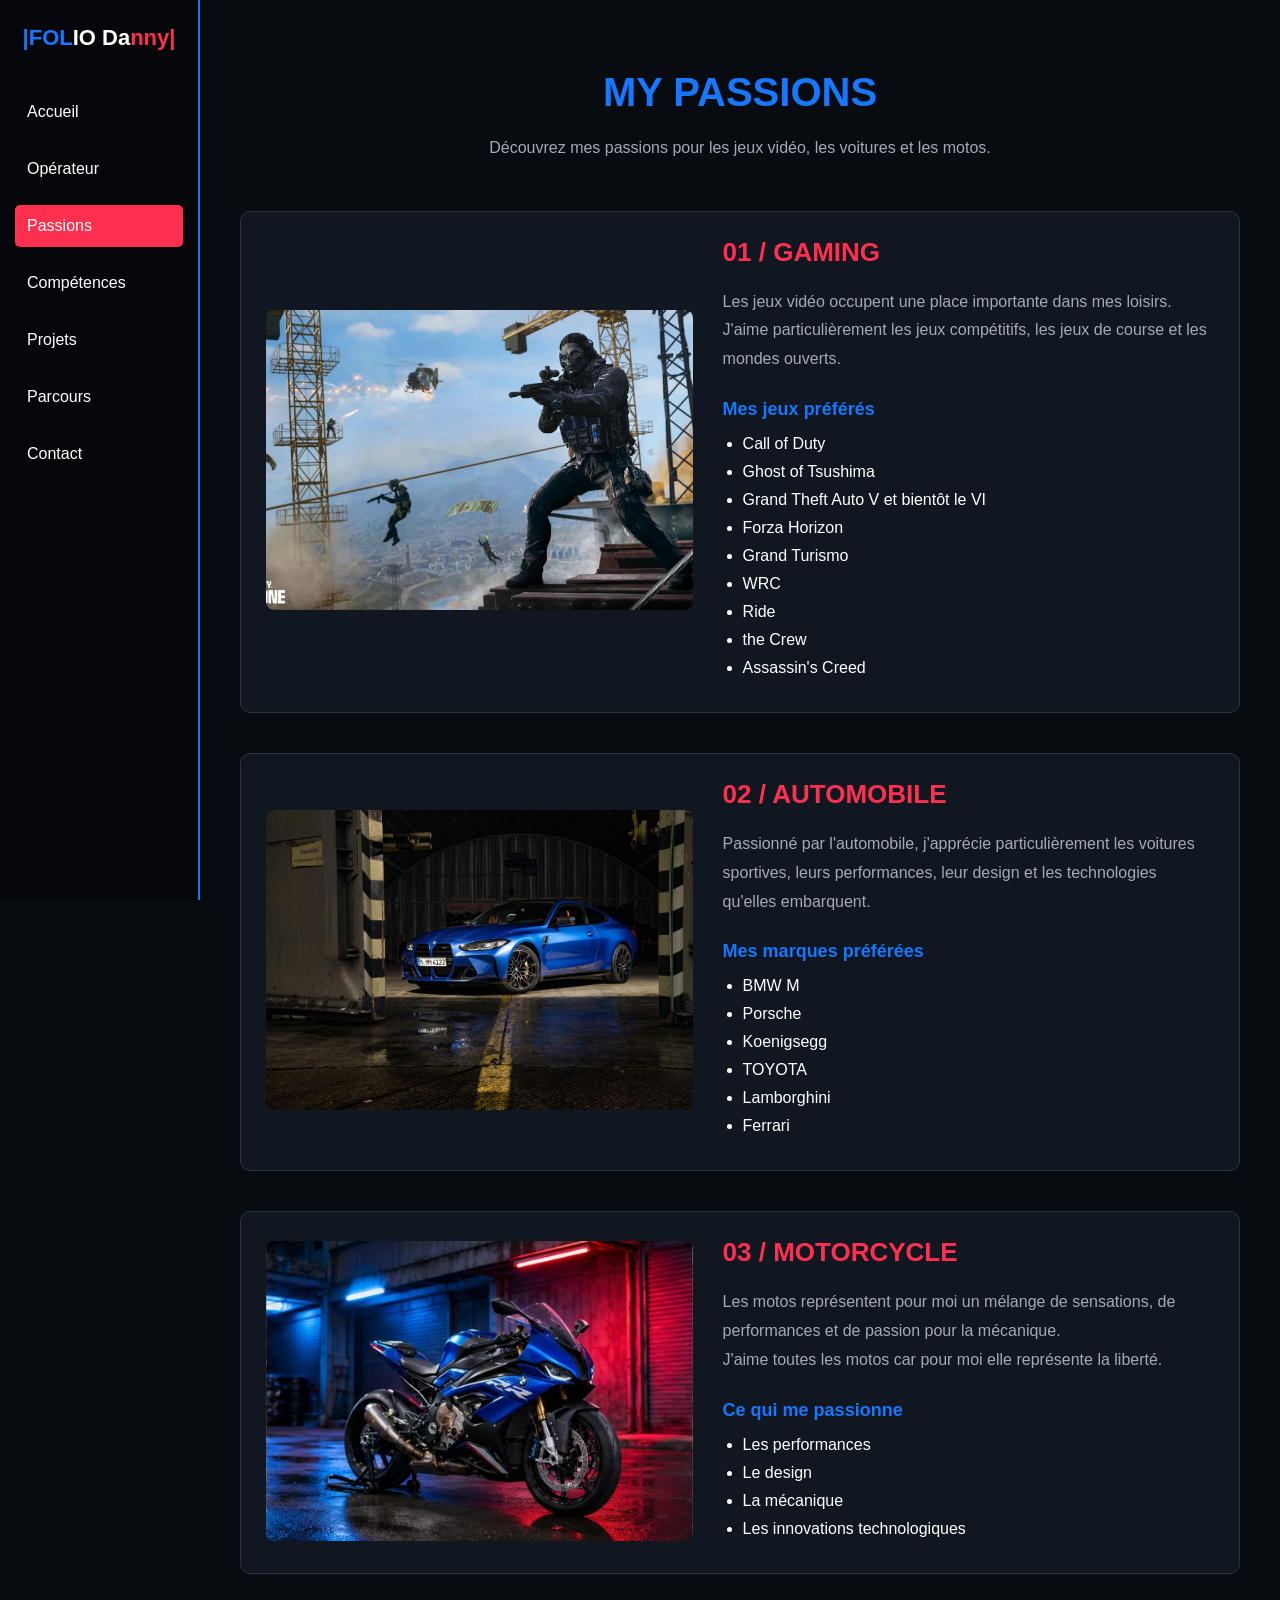
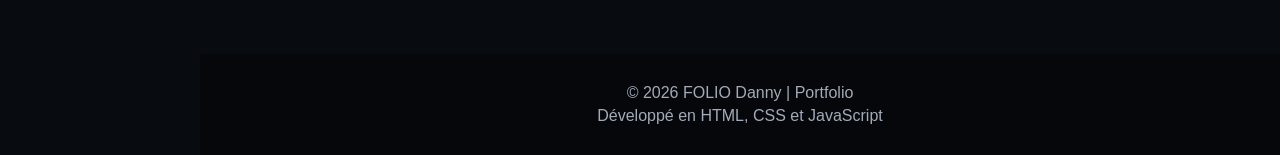
<file: Frontend/HTML/passions.html>
<!DOCTYPE html>
<html lang="fr">

<head>
    <meta charset="UTF-8">
    <meta name="viewport" content="width=device-width, initial-scale=1.0">
    <meta name="description" content="Portfolio de Folio Danny - Développement, projets et passions">
    <meta name="author" content="Folio Danny">
    <title>Folio Danny | Portfolio</title>
    <link href="../CSS/style.css" rel="stylesheet">
    <script src="../JS/script.js" defer></script>
    <link rel="icon" type="image/png" href="../IMAGES/favicon.png">
</head>
 
<body>

    <!-- NAVIGATION -->
    <header>
        <nav class="navbar">
            <div class="logo"><span>|FOL</span>IO Da<span class="rouge">nny|</span></div>
            <button class="menu-toggle" id="menu-toggle" type="button" aria-label="Ouvrir le menu" aria-expanded="false">☰</button>
            <ul class="menu" id="menu">
                <li><a href="../HTML/index.html">Accueil</a></li>
                <li><a href="../HTML/operator.html">Opérateur</a></li>
                <li><a href="../HTML/passions.html">Passions</a></li>
                <li><a href="../HTML/competences.html">Compétences</a></li>
                <li><a href="../HTML/projets.html">Projets</a></li>
                <li><a href="../HTML/parcours.html">Parcours</a></li>
                <li><a href="../HTML/contact.html">Contact</a></li>
            </ul>
        </nav>
    </header>

    <main>
        <section class="passions">
            <h1>MY PASSIONS</h1>
            <p class="passions-description">Découvrez mes passions pour les jeux vidéo, les voitures et les motos.</p>

            <!-- GAMING -->
            <article class="passion-bloc">
                <div class="passion-image">
                    <img src="../IMAGES/gaming.jpg" alt="Univers des jeux vidéo">
                </div>
                <div class="passion-texte">
                    <h2>01 / GAMING</h2>
                    <p>Les jeux vidéo occupent une place importante dans mes loisirs. J'aime particulièrement les jeux compétitifs, les jeux de course et les mondes ouverts.</p>
                    <h3>Mes jeux préférés</h3>
                    <ul>
                        <li>Call of Duty</li>
                        <li>Ghost of Tsushima</li>
                        <li>Grand Theft Auto V et bientôt le VI</li>
                        <li>Forza Horizon</li>
                        <li>Grand Turismo</li>
                        <li>WRC</li>
                        <li>Ride</li>
                        <li>the Crew</li>
                        <li>Assassin's Creed</li>
                    </ul>
                </div>
            </article>

            <!-- AUTOMOBILE -->
            <article class="passion-bloc">
                <div class="passion-image">
                    <img src="../IMAGES/voiture.jpg" alt="Voiture sportive">
                </div>

                <div class="passion-texte">
                    <h2>02 / AUTOMOBILE</h2>
                    <p>Passionné par l'automobile, j'apprécie particulièrement les voitures sportives, leurs performances, leur design et les technologies qu'elles embarquent.</p>
                    <h3>Mes marques préférées</h3>
                    <ul>
                        <li>BMW M</li>
                        <li>Porsche</li>
                        <li>Koenigsegg</li>
                        <li>TOYOTA</li>
                        <li>Lamborghini</li>
                        <li>Ferrari</li>
                    </ul>
                </div>
            </article>

            <!-- MOTO -->
            <article class="passion-bloc">
                <div class="passion-image">
                    <img src="../IMAGES/moto.jpg" alt="Moto sportive">
                </div>
                <div class="passion-texte">
                    <h2>03 / MOTORCYCLE</h2>
                    <p>Les motos représentent pour moi un mélange de sensations, de performances et de passion pour la mécanique.<br>
                        J'aime toutes les motos car pour moi elle représente la liberté.</p>

                    <h3>Ce qui me passionne</h3>
                    <ul>
                        <li>Les performances</li>
                        <li>Le design</li>
                        <li>La mécanique</li>
                        <li>Les innovations technologiques</li>
                    </ul>
                </div>
            </article>
        </section>
    </main>

    <!-- FOOTER -->
    <footer>
        <p>© 2026 FOLIO Danny | Portfolio</p>
        <p>Développé en HTML, CSS et JavaScript</p>
    </footer>

</body>
</html>
</file>
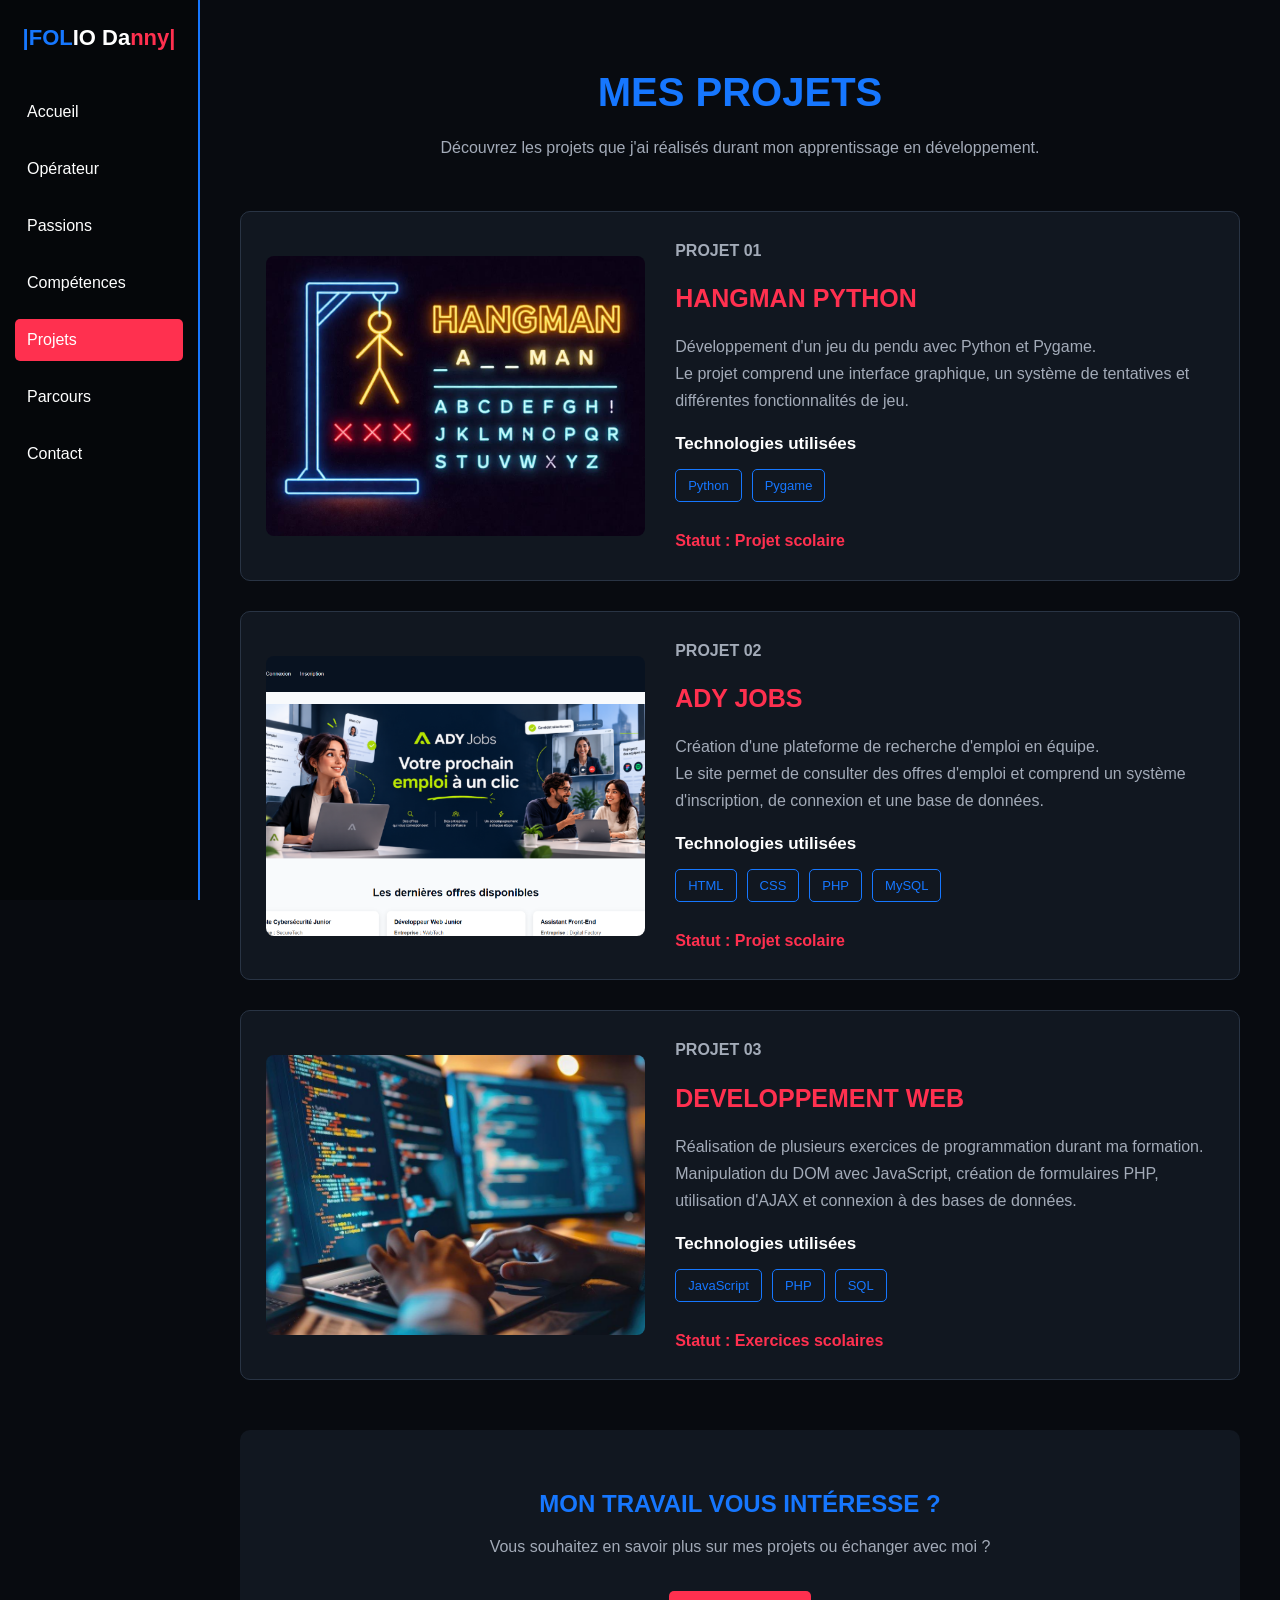
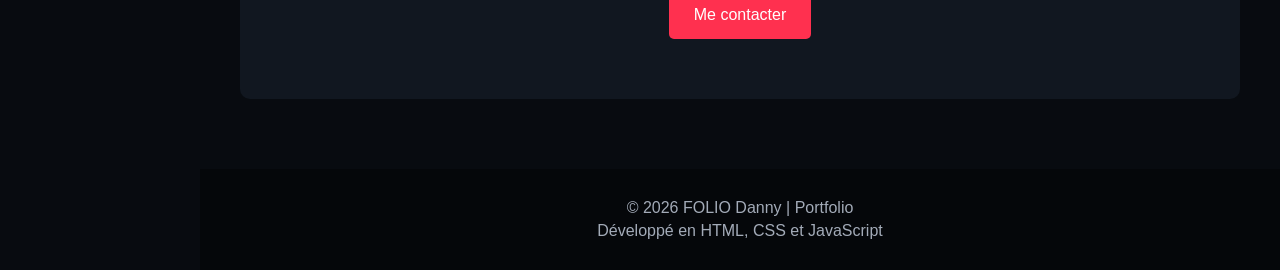
<file: Frontend/HTML/projets.html>
<!DOCTYPE html>
<html lang="fr">

<head>
    <meta charset="UTF-8">
    <meta name="viewport" content="width=device-width, initial-scale=1.0">
    <meta name="description" content="Portfolio de Folio Danny - Développement, projets et passions">
    <meta name="author" content="Folio Danny">
    <title>Folio Danny | Portfolio</title>
    <link href="../CSS/style.css" rel="stylesheet">
    <script src="../JS/script.js" defer></script>
    <link rel="icon" type="image/png" href="../IMAGES/favicon.png">
</head>
 
<body>

    <!-- NAVIGATION -->
    <header>
        <nav class="navbar">
            <div class="logo"><span>|FOL</span>IO Da<span class="rouge">nny|</span></div>
            <button class="menu-toggle" id="menu-toggle" type="button" aria-label="Ouvrir le menu" aria-expanded="false">☰</button>
            <ul class="menu" id="menu">
                <li><a href="../HTML/index.html">Accueil</a></li>
                <li><a href="../HTML/operator.html">Opérateur</a></li>
                <li><a href="../HTML/passions.html">Passions</a></li>
                <li><a href="../HTML/competences.html">Compétences</a></li>
                <li><a href="../HTML/projets.html">Projets</a></li>
                <li><a href="../HTML/parcours.html">Parcours</a></li>
                <li><a href="../HTML/contact.html">Contact</a></li>
            </ul>
        </nav>
    </header>

    <main>

        <section class="projets">
            <h1>MES PROJETS</h1>
            <p class="projets-description">Découvrez les projets que j'ai réalisés durant mon apprentissage en développement.</p>

            <!-- LISTE DES PROJETS -->
            <div class="liste-projets">

                <!-- PROJET 1 -->
                <article class="projet-carte">
                    <img src="../IMAGES/hangman.jpg" alt="Jeu du pendu Python">
                    <div class="projet-infos">
                        <p class="projet-numero">PROJET 01</p>
                        <h2>HANGMAN PYTHON</h2>
                        <p>Développement d'un jeu du pendu avec Python et Pygame.<br>
                            Le projet comprend une interface graphique, un système de tentatives et différentes fonctionnalités de jeu.</p>
                        <h3>Technologies utilisées</h3>
                        <div class="projet-technologies">
                            <span>Python</span>
                            <span>Pygame</span>
                        </div>
                        <p class="projet-statut">Statut : Projet scolaire</p>
                    </div>
                </article>

                <!-- PROJET 2 -->
                <article class="projet-carte">
                    <img src="../IMAGES/adyjobs.png" alt="Plateforme ADY Jobs">
                    <div class="projet-infos">
                        <p class="projet-numero">PROJET 02</p>
                        <h2>ADY JOBS</h2>
                        <p>Création d'une plateforme de recherche d'emploi en équipe.<br>
                            Le site permet de consulter des offres d'emploi et comprend un système d'inscription, de connexion et une base de données.</p>
                        <h3>Technologies utilisées</h3>
                        <div class="projet-technologies">
                            <span>HTML</span>
                            <span>CSS</span>
                            <span>PHP</span>
                            <span>MySQL</span>
                        </div>
                        <p class="projet-statut"> Statut : Projet scolaire</p>
                    </div>
                </article>

                <!-- PROJET 3 -->
                <article class="projet-carte">
                    <img src="../IMAGES/web.jpg" alt="Exercices de développement web">
                    <div class="projet-infos">
                        <p class="projet-numero">PROJET 03</p>
                        <h2>DEVELOPPEMENT WEB</h2>
                        <p>Réalisation de plusieurs exercices de programmation durant ma formation.<br>
                            Manipulation du DOM avec JavaScript, création de formulaires PHP, utilisation d'AJAX et connexion à des bases de données.</p>
                        <h3>Technologies utilisées</h3>
                        <div class="projet-technologies">
                            <span>JavaScript</span>
                            <span>PHP</span>
                            <span>SQL</span>
                        </div>
                        <p class="projet-statut">Statut : Exercices scolaires</p>
                    </div>
                </article>
            </div>

            <!-- CONTACT -->
            <div class="projets-contact">
                <h2>MON TRAVAIL VOUS INTÉRESSE ?</h2>
                <p>Vous souhaitez en savoir plus sur mes projets ou échanger avec moi ?</p>
                <a href="../HTML/contact.html" class="btn btn-rouge">Me contacter</a>
            </div>
        </section>
    </main>

    <!-- FOOTER -->
    <footer>
        <p>© 2026 FOLIO Danny | Portfolio</p>
        <p>Développé en HTML, CSS et JavaScript</p>
    </footer>

</body>
</html>
</file>
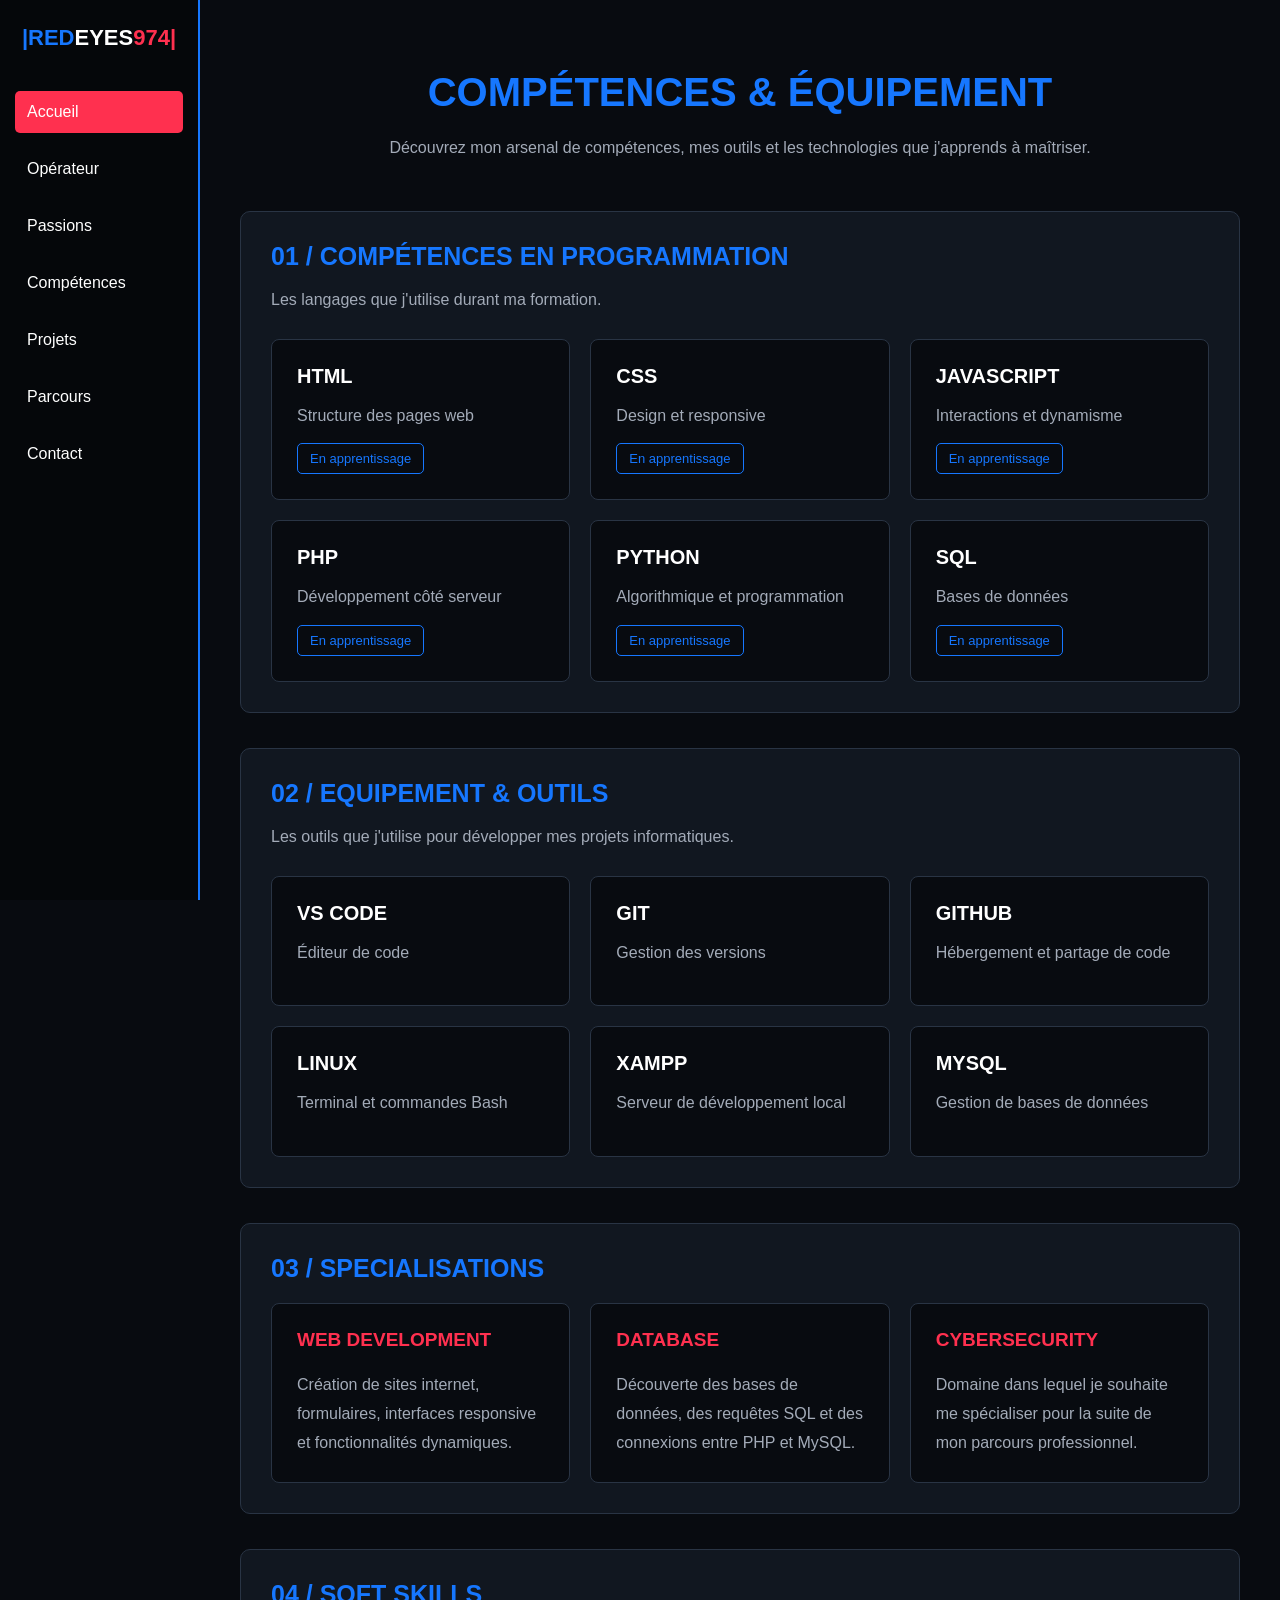
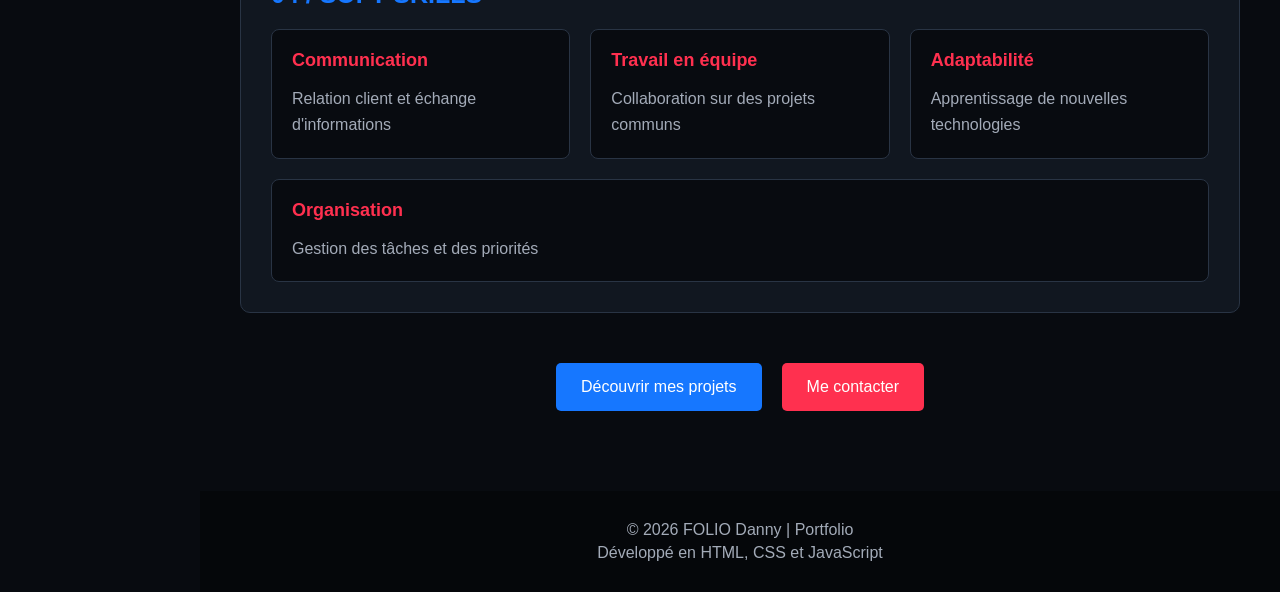
<file: perso/tst-portfolio/Frontend/HTML/competences.html>
<!DOCTYPE html>
<html lang="fr">

<head>
    <meta charset="UTF-8">
    <meta name="viewport" content="width=device-width, initial-scale=1.0">
    <meta name="description" content="Portfolio de Folio Danny - Développement, projets et passions">
    <meta name="author" content="Folio Danny">
    <title>Folio Danny | Portfolio</title>
    <link href="../CSS/style.css" rel="stylesheet">
    <script src="../JS/script.js" defer></script>
    <link rel="icon" type="image/png" href="../IMAGES/favicon.png">
</head>
 
<body>

    <!-- NAVIGATION -->
    <header>
        <nav class="navbar">
            <div class="logo"><span>|RED</span>EYES<span class="rouge">974|</span></div>
            <button class="menu-toggle" id="menu-toggle" type="button" aria-label="Ouvrir le menu" aria-expanded="false">☰</button>
            <ul class="menu" id="menu">
                <li><a href="../HTML/index.html" class="actif">Accueil</a></li>
                <li><a href="../HTML/operator.html">Opérateur</a></li>
                <li><a href="../HTML/passions.html">Passions</a></li>
                <li><a href="../HTML/competences.html">Compétences</a></li>
                <li><a href="../HTML/projets.html">Projets</a></li>
                <li><a href="../HTML/parcours.html">Parcours</a></li>
                <li><a href="../HTML/contact.html">Contact</a></li>
            </ul>
        </nav>
    </header>

    <main>
        <section class="competences">
            <h1>COMPÉTENCES & ÉQUIPEMENT</h1>
            <p class="competences-description">Découvrez mon arsenal de compétences, mes outils et les technologies que j'apprends à maîtriser.</p>

            <!-- LANGAGES -->
            <section class="competences-section">
                <h2>01 / COMPÉTENCES EN PROGRAMMATION</h2>
                <p class="competences-intro">Les langages que j'utilise durant ma formation.</p>

                <div class="competences-cartes">

                    <article class="competence-carte">
                        <h3>HTML</h3>
                        <p>Structure des pages web</p>
                        <span class="niveau">En apprentissage</span>
                    </article>

                    <article class="competence-carte">
                        <h3>CSS</h3>
                        <p>Design et responsive</p>
                        <span class="niveau">En apprentissage</span>
                    </article>

                    <article class="competence-carte">
                        <h3>JAVASCRIPT</h3>
                        <p>Interactions et dynamisme</p>
                        <span class="niveau">En apprentissage</span>
                    </article>

                    <article class="competence-carte">
                        <h3>PHP</h3>
                        <p>Développement côté serveur</p>
                        <span class="niveau">En apprentissage</span>
                    </article>

                    <article class="competence-carte">
                        <h3>PYTHON</h3>
                        <p>Algorithmique et programmation</p>
                        <span class="niveau">En apprentissage</span>
                    </article>

                    <article class="competence-carte">
                        <h3>SQL</h3>
                        <p>Bases de données</p>
                        <span class="niveau">En apprentissage</span>
                    </article>
                </div>
            </section>

            <!-- OUTILS -->
            <section class="competences-section">
                <h2>02 / EQUIPEMENT & OUTILS</h2>
                <p class="competences-intro">Les outils que j'utilise pour développer mes projets informatiques.</p>

                <div class="competences-cartes">

                    <article class="competence-carte">
                        <h3>VS CODE</h3>
                        <p>Éditeur de code</p>
                    </article>

                    <article class="competence-carte">
                        <h3>GIT</h3>
                        <p>Gestion des versions</p>
                    </article>

                    <article class="competence-carte">
                        <h3>GITHUB</h3>
                        <p>Hébergement et partage de code</p>
                    </article>

                    <article class="competence-carte">
                        <h3>LINUX</h3>
                        <p>Terminal et commandes Bash</p>
                    </article>

                    <article class="competence-carte">
                        <h3>XAMPP</h3>
                        <p>Serveur de développement local</p>
                    </article>

                    <article class="competence-carte">
                        <h3>MYSQL</h3>
                        <p>Gestion de bases de données</p>
                    </article>
                </div>
            </section>

            <!-- DOMAINES -->
            <section class="competences-section">
                <h2>03 / SPECIALISATIONS</h2>
                <div class="competences-domaines">
                    <article class="domaine">
                        <h3>WEB DEVELOPMENT</h3>
                        <p>Création de sites internet, formulaires, interfaces responsive et fonctionnalités dynamiques.
                        </p>
                    </article>

                    <article class="domaine">
                        <h3>DATABASE</h3>
                        <p>Découverte des bases de données, des requêtes SQL et des connexions entre PHP et MySQL.</p>
                    </article>

                    <article class="domaine">
                        <h3>CYBERSECURITY</h3>
                        <p>Domaine dans lequel je souhaite me spécialiser pour la suite de mon parcours professionnel.</p>
                    </article>
                </div>
            </section>

            <!-- SOFT SKILLS -->
            <section class="competences-section">
                <h2>04 / SOFT SKILLS</h2>
                <div class="soft-skills">
                    <div class="soft-skill">
                        <h3>Communication</h3>
                        <p>Relation client et échange d'informations</p>
                    </div>

                    <div class="soft-skill">
                        <h3>Travail en équipe</h3>
                        <p>Collaboration sur des projets communs</p>
                    </div>

                    <div class="soft-skill">
                        <h3>Adaptabilité</h3>
                        <p>Apprentissage de nouvelles technologies</p>
                    </div>

                    <div class="soft-skill">
                        <h3>Organisation</h3>
                        <p>Gestion des tâches et des priorités</p>
                    </div>
                </div>
            </section>

            <!-- LIEN PROJETS -->
            <div class="competences-boutons">
                <a href="../HTML/projets.html" class="btn btn-bleu">Découvrir mes projets</a>
                <a href="../HTML/contact.html" class="btn btn-rouge">Me contacter</a>
            </div>
        </section>
    </main>

    <!-- FOOTER -->
    <footer>
        <p>© 2026 FOLIO Danny | Portfolio</p>
        <p>Développé en HTML, CSS et JavaScript</p>
    </footer>

</body>
</html>
</file>
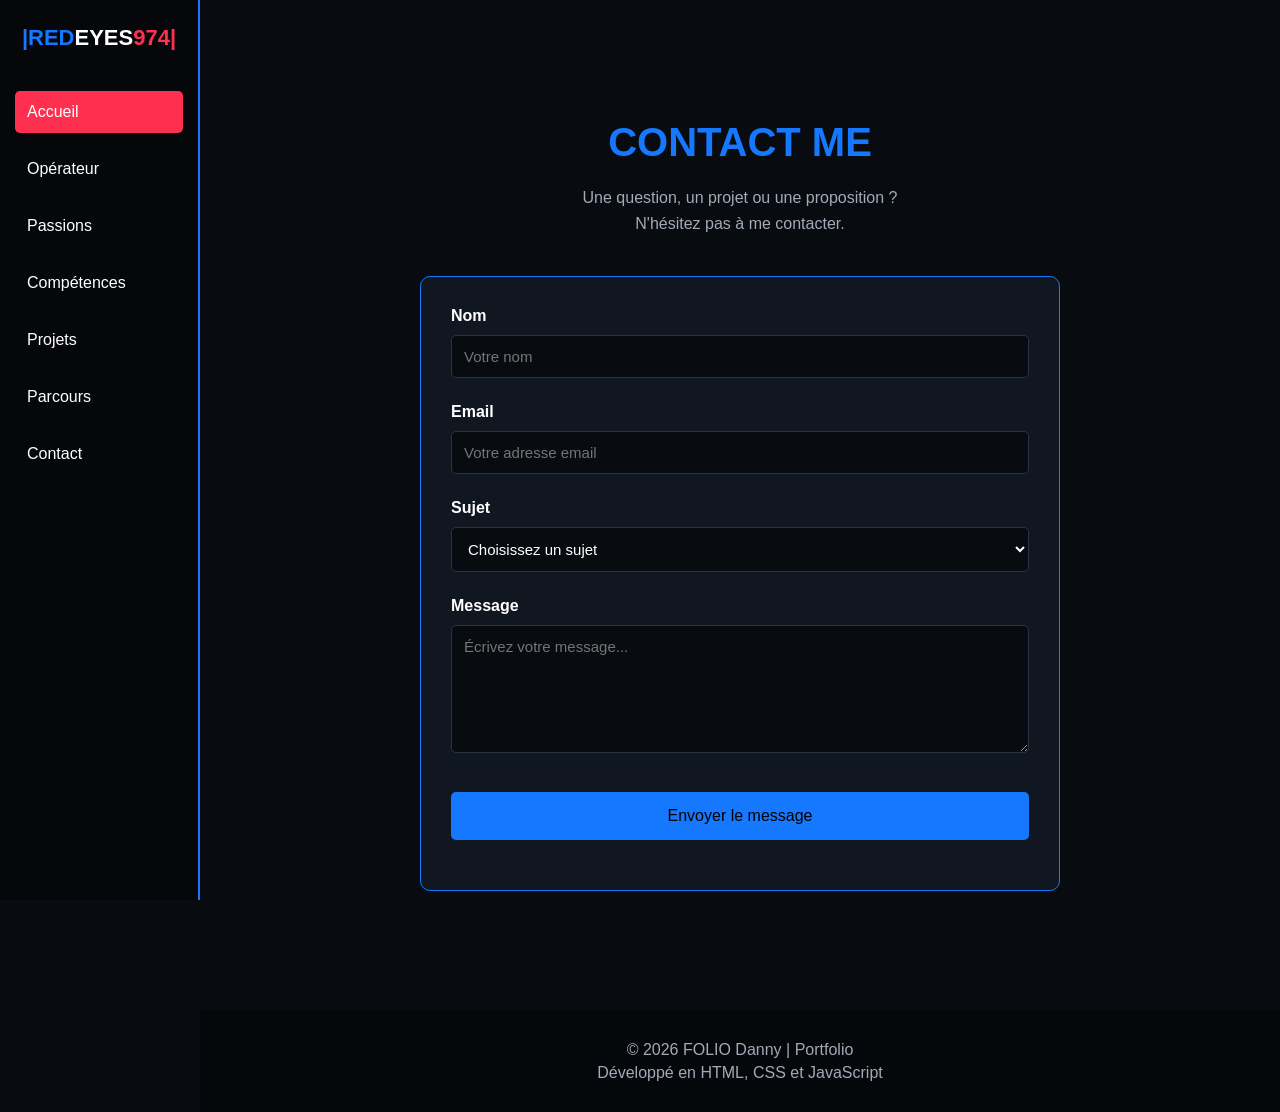
<file: perso/tst-portfolio/Frontend/HTML/contact.html>
<!DOCTYPE html>
<html lang="fr">

<head>
    <meta charset="UTF-8">
    <meta name="viewport" content="width=device-width, initial-scale=1.0">
    <meta name="description" content="Portfolio de Folio Danny - Développement, projets et passions">
    <meta name="author" content="Folio Danny">
    <title>Folio Danny | Portfolio</title>
    <link href="../CSS/style.css" rel="stylesheet">
    <script src="../JS/script.js" defer></script>
    <link rel="icon" type="image/png" href="../IMAGES/favicon.png">
</head>

<body>

    <!-- NAVIGATION -->
    <header>
        <nav class="navbar">
            <div class="logo"><span>|RED</span>EYES<span class="rouge">974|</span></div>
            <button class="menu-toggle" id="menu-toggle" type="button" aria-label="Ouvrir le menu" aria-expanded="false">☰</button>
            <ul class="menu" id="menu">
                <li><a href="../HTML/index.html" class="actif">Accueil</a></li>
                <li><a href="../HTML/operator.html">Opérateur</a></li>
                <li><a href="../HTML/passions.html">Passions</a></li>
                <li><a href="../HTML/competences.html">Compétences</a></li>
                <li><a href="../HTML/projets.html">Projets</a></li>
                <li><a href="../HTML/parcours.html">Parcours</a></li>
                <li><a href="../HTML/contact.html">Contact</a></li>
            </ul>
        </nav>
    </header>

    <main>
 <section class="contact" method="post" action="../PHP/traitement_contact.php">
            <h1>CONTACT ME</h1>
            <p class="contact-description">Une question, un projet ou une proposition ?<br>
                N'hésitez pas à me contacter.</p>

            <!-- FORMULAIRE -->
            <form id="form-contact" method="post" action="../PHP/traitement_contact.php">
                <div class="champ">
                    <label for="nom">Nom</label>
                    <input type="text" id="nom" name="nom" placeholder="Votre nom"  required>
                </div>

                <div class="champ">
                    <label for="email">Email</label>
                    <input type="email" id="email"  name="email"  placeholder="Votre adresse email" required>
                </div>

                <div class="champ">
                    <label for="sujet">Sujet</label>
                    <select id="sujet" name="sujet" required>
                        <option value="">Choisissez un sujet</option>
                        <option value="professionnel">Proposition professionnelle</option>
                        <option value="projet">Collaboration / Projet</option>
                        <option value="question">Question</option>
                        <option value="autre">Autre</option>
                    </select>
                </div>

                <div class="champ">
                    <label for="message">Message</label>
                    <textarea id="message" name="message" rows="6" placeholder="Écrivez votre message..." required></textarea>
                </div>
                <button type="submit" class="btn btn-bleu">Envoyer le message</button>
                <p id="message-formulaire" aria-live="polite"></p>
            </form>
        </section>
    </main>

    <!-- FOOTER -->
    <footer>
        <p>© 2026 FOLIO Danny | Portfolio</p>
        <p>Développé en HTML, CSS et JavaScript</p>
    </footer>

</body>
</html>
</file>
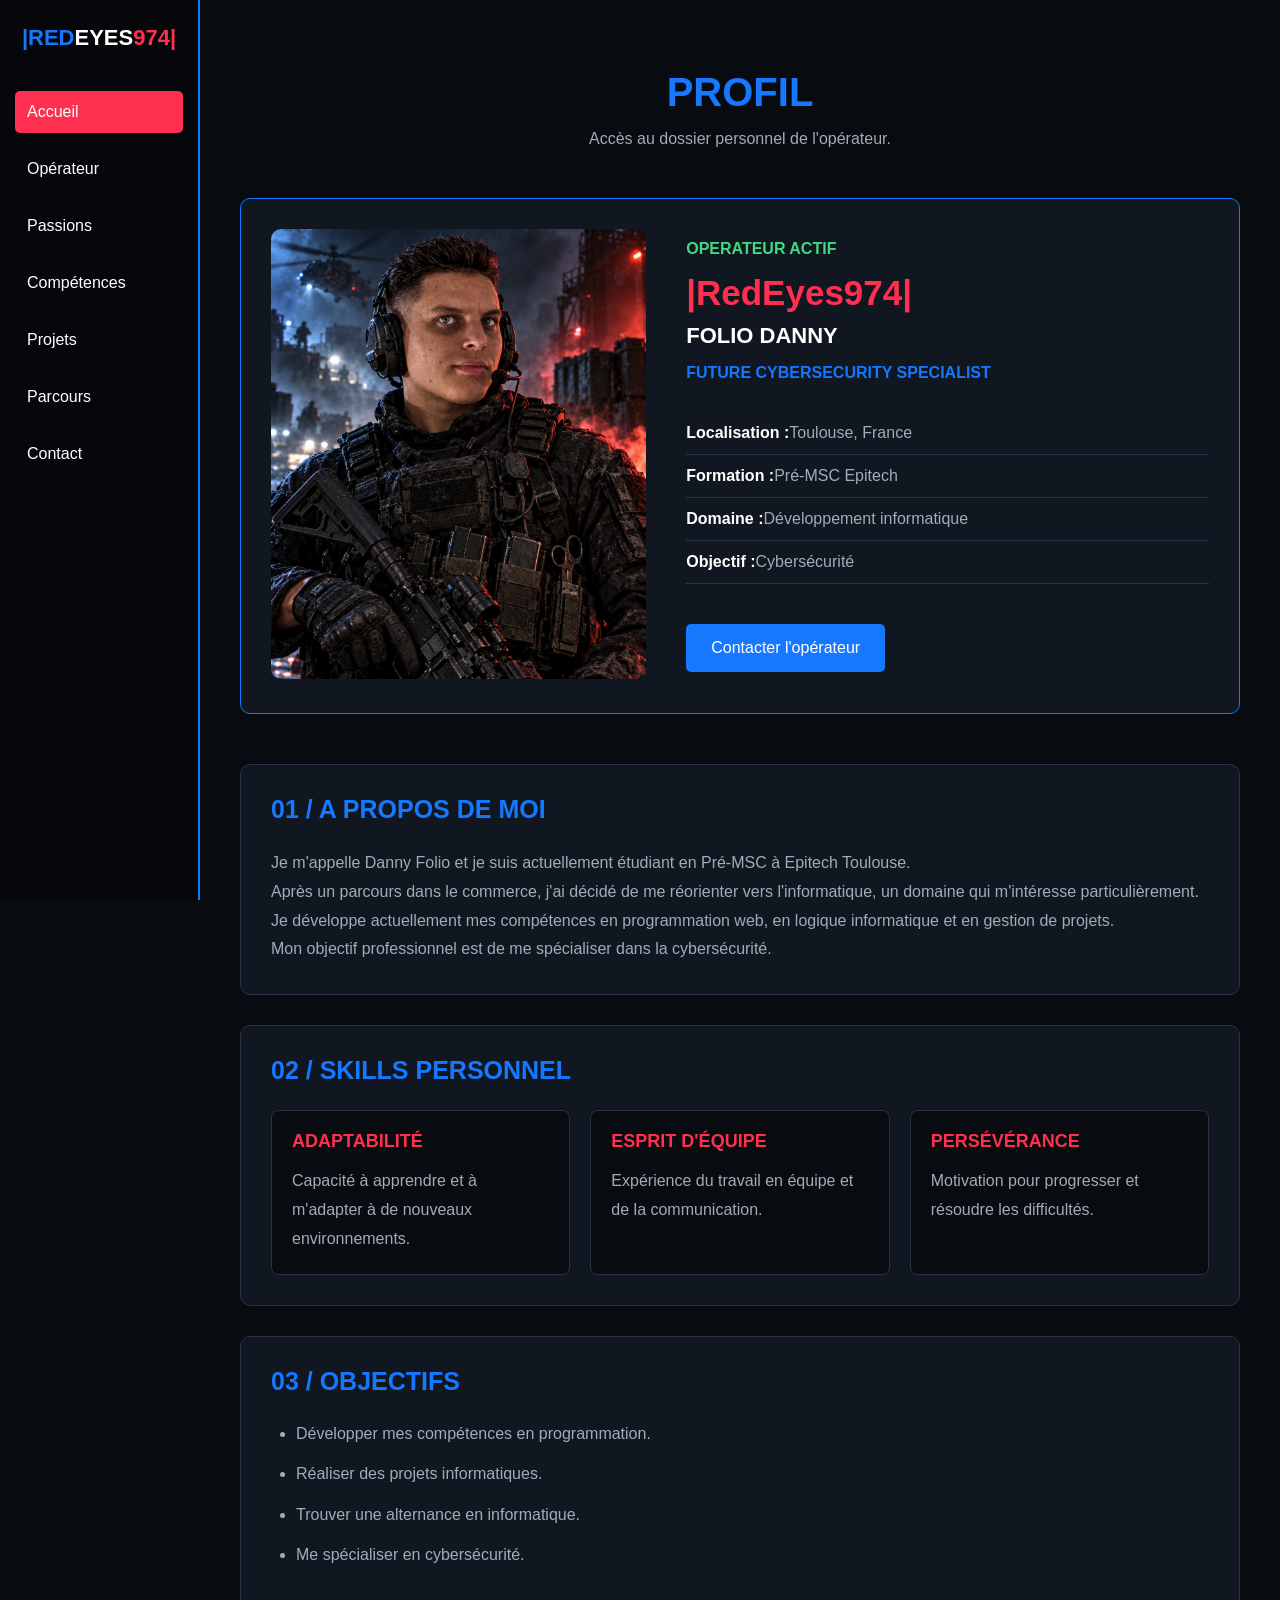
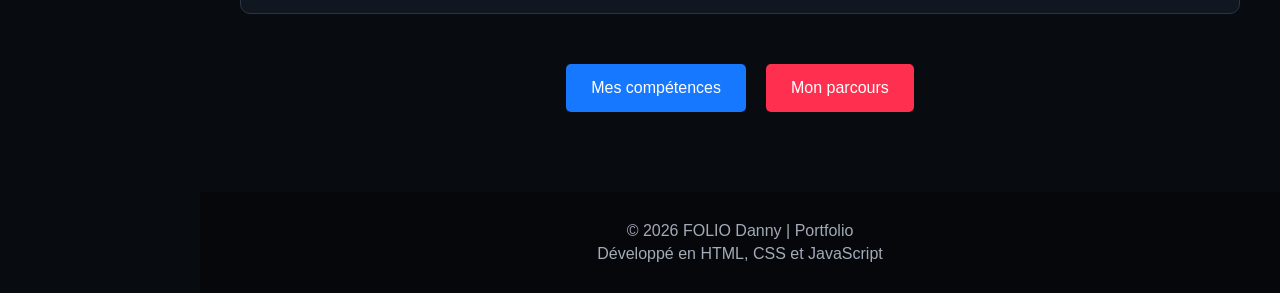
<file: perso/tst-portfolio/Frontend/HTML/operator.html>
<!DOCTYPE html>
<html lang="fr">

<head>
    <meta charset="UTF-8">
    <meta name="viewport" content="width=device-width, initial-scale=1.0">
    <meta name="description" content="Portfolio de Folio Danny - Développement, projets et passions">
    <meta name="author" content="Folio Danny">
    <title>Folio Danny | Portfolio</title>
    <link href="../CSS/style.css" rel="stylesheet">
    <script src="../JS/script.js" defer></script>
    <link rel="icon" type="image/png" href="../IMAGES/favicon.png">
</head>

<body>

    <!-- NAVIGATION -->
    <header>
        <nav class="navbar">
            <div class="logo"><span>|RED</span>EYES<span class="rouge">974|</span></div>
            <button class="menu-toggle" id="menu-toggle" type="button" aria-label="Ouvrir le menu" aria-expanded="false">☰</button>
            <ul class="menu" id="menu">
                <li><a href="../HTML/index.html" class="actif">Accueil</a></li>
                <li><a href="../HTML/operator.html">Opérateur</a></li>
                <li><a href="../HTML/passions.html">Passions</a></li>
                <li><a href="../HTML/competences.html">Compétences</a></li>
                <li><a href="../HTML/projets.html">Projets</a></li>
                <li><a href="../HTML/parcours.html">Parcours</a></li>
                <li><a href="../HTML/contact.html">Contact</a></li>
            </ul>
        </nav>
    </header>

    <main>
        <section class="operator">
            <h1>PROFIL</h1>
            <p class="operator-description">Accès au dossier personnel de l'opérateur.</p>

            <!-- FICHE OPERATEUR -->
            <div class="operator-fiche">
                <div class="operator-photo">
                    <img src="../IMAGES/soldat RedEyes.png" alt="Portrait de l'opérateur RedEyes974">
                </div>
                <div class="operator-infos">
                    <p class="operator-statut">OPERATEUR ACTIF</p>
                    <h2>|RedEyes974|</h2>
                    <h3>FOLIO DANNY</h3>
                    <p class="operator-role">FUTURE CYBERSECURITY SPECIALIST</p>
                    <div class="operator-details">
                        <p><strong>Localisation :</strong>Toulouse, France</p>
                        <p><strong>Formation :</strong>Pré-MSC Epitech</p>
                        <p><strong>Domaine :</strong>Développement informatique</p>
                        <p><strong>Objectif :</strong>Cybersécurité</p>
                    </div>
                    <a href="../HTML/contact.html" class="btn btn-bleu">Contacter l'opérateur</a>
                </div>
            </div>

            <!-- A PROPOS -->
            <section class="operator-section">
                <h2>01 / A PROPOS DE MOI</h2>
                <p>Je m'appelle Danny Folio et je suis actuellement étudiant en Pré-MSC à Epitech Toulouse.<br>
                    Après un parcours dans le commerce, j'ai décidé de me réorienter vers l'informatique, un domaine qui m'intéresse particulièrement.<br>
                    Je développe actuellement mes compétences en programmation web, en logique informatique et en gestion de projets.<br>
                    Mon objectif professionnel est de me spécialiser dans la cybersécurité.</p>
            </section>

            <!-- MES QUALITES -->
            <section class="operator-section">
                <h2>02 / SKILLS PERSONNEL</h2>
                <div class="operator-qualites">
                    <div class="qualite">
                        <h3>ADAPTABILITÉ</h3>
                        <p>Capacité à apprendre et à m'adapter à de nouveaux environnements.</p>
                    </div>

                    <div class="qualite">
                        <h3>ESPRIT D'ÉQUIPE</h3>
                        <p>Expérience du travail en équipe et de la communication.</p>
                    </div>

                    <div class="qualite">
                        <h3>PERSÉVÉRANCE</h3>
                        <p>Motivation pour progresser et résoudre les difficultés.</p>
                    </div>
                </div>
            </section>

            <!-- OBJECTIFS -->
            <section class="operator-section">
                <h2>03 / OBJECTIFS</h2>
                <ul class="operator-objectifs">
                    <li>Développer mes compétences en programmation.</li>
                    <li>Réaliser des projets informatiques.</li>
                    <li>Trouver une alternance en informatique.</li>
                    <li>Me spécialiser en cybersécurité.</li>
                </ul>
            </section>

            <!-- LIENS -->
            <div class="operator-boutons">
                <a href="../HTML/competences.html" class="btn btn-bleu">Mes compétences</a>
                <a href="../HTML/parcours.html" class="btn btn-rouge">Mon parcours</a>
            </div>
        </section>
    </main>

    <!-- FOOTER -->
    <footer>
        <p>© 2026 FOLIO Danny | Portfolio</p>
        <p>Développé en HTML, CSS et JavaScript</p>
    </footer>

</body>
</html>
</file>
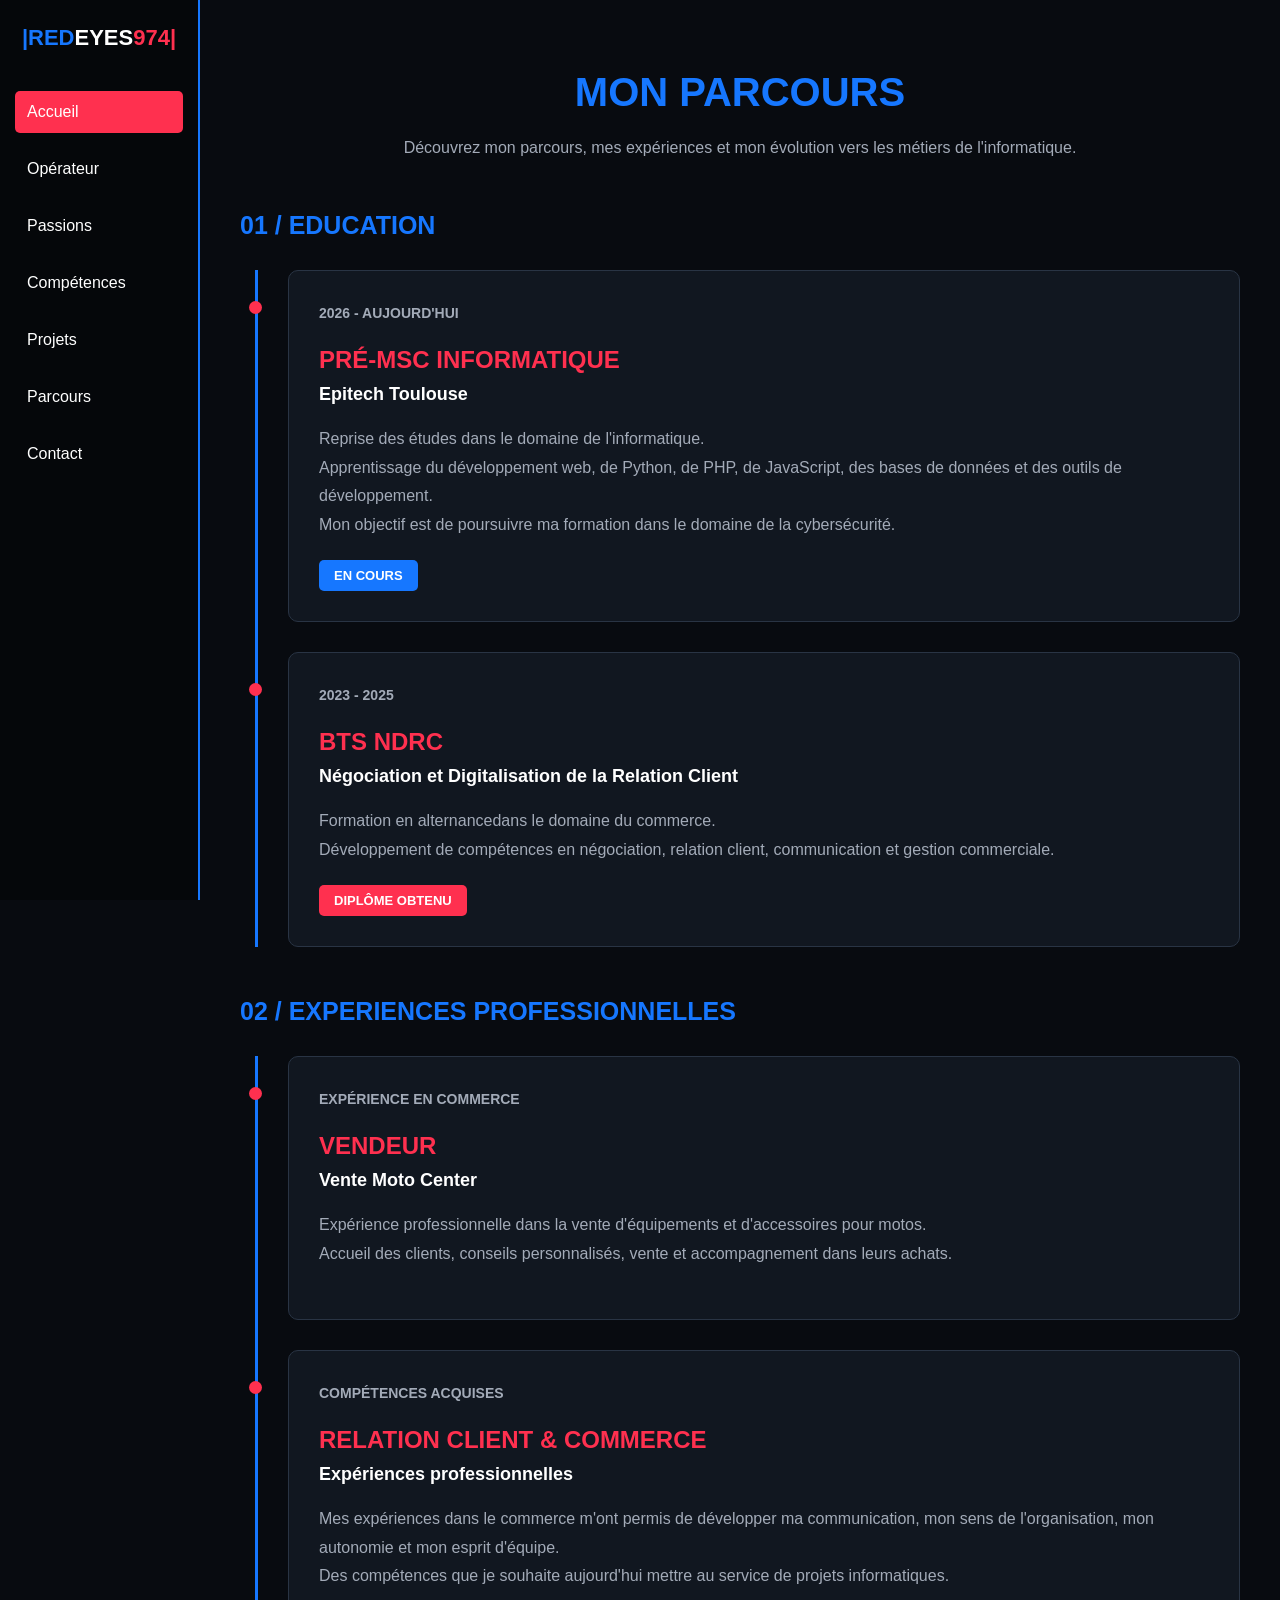
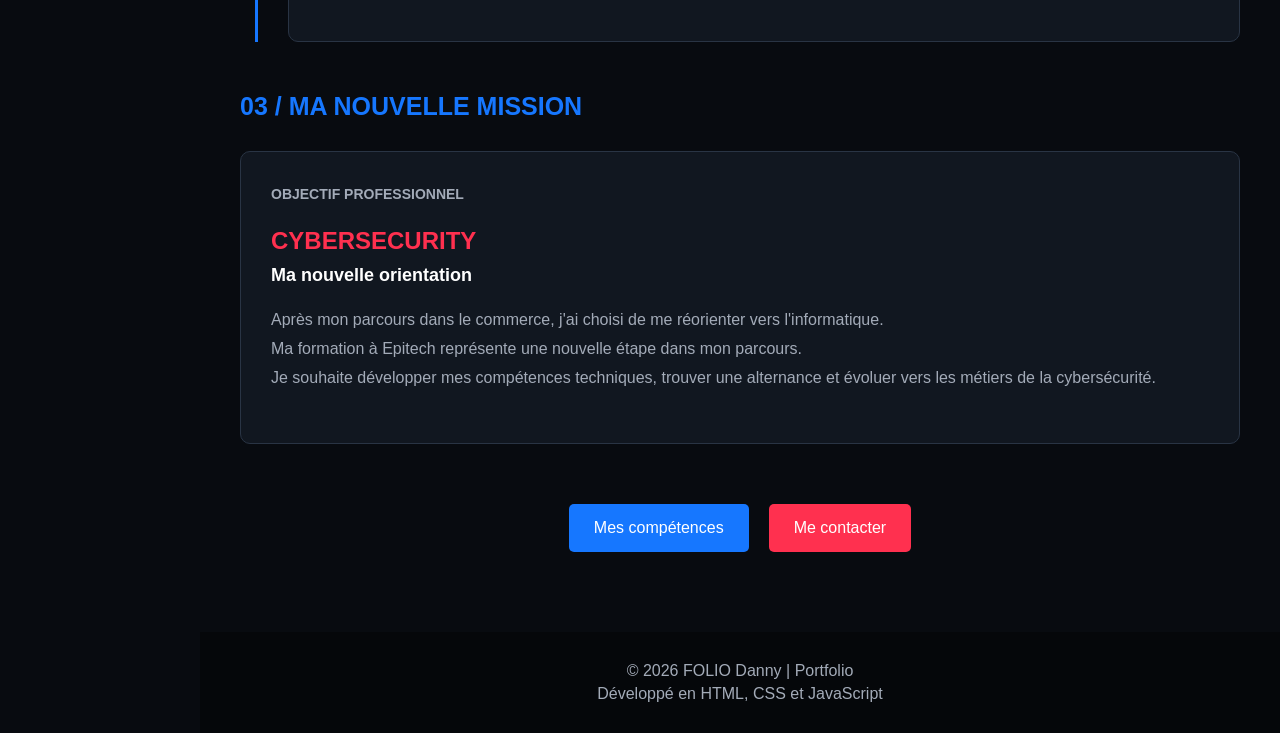
<file: perso/tst-portfolio/Frontend/HTML/parcours.html>
<!DOCTYPE html>
<html lang="fr">

<head>
    <meta charset="UTF-8">
    <meta name="viewport" content="width=device-width, initial-scale=1.0">
    <meta name="description" content="Portfolio de Folio Danny - Développement, projets et passions">
    <meta name="author" content="Folio Danny">
    <title>Folio Danny | Portfolio</title>
    <link href="../CSS/style.css" rel="stylesheet">
    <script src="../JS/script.js" defer></script>
    <link rel="icon" type="image/png" href="../IMAGES/favicon.png">
</head>
 
<body>

    <!-- NAVIGATION -->
    <header>
        <nav class="navbar">
            <div class="logo"><span>|RED</span>EYES<span class="rouge">974|</span></div>
            <button class="menu-toggle" id="menu-toggle" type="button" aria-label="Ouvrir le menu" aria-expanded="false">☰</button>
            <ul class="menu" id="menu">
                <li><a href="../HTML/index.html" class="actif">Accueil</a></li>
                <li><a href="../HTML/operator.html">Opérateur</a></li>
                <li><a href="../HTML/passions.html">Passions</a></li>
                <li><a href="../HTML/competences.html">Compétences</a></li>
                <li><a href="../HTML/projets.html">Projets</a></li>
                <li><a href="../HTML/parcours.html">Parcours</a></li>
                <li><a href="contact.html">Contact</a></li>
            </ul>
        </nav>
    </header>

    <main>
        <section class="parcours">
            <h1>MON PARCOURS</h1>
            <p class="parcours-description">Découvrez mon parcours, mes expériences et mon évolution vers les métiers de l'informatique.</p>

            <!-- PARCOURS SCOLAIRE -->
            <section class="parcours-section">
                <h2>01 / EDUCATION</h2>
                <div class="parcours-liste">
                    <!-- EPITECH -->
                    <article class="parcours-carte">
                        <p class="parcours-date">2026 - AUJOURD'HUI</p>
                        <h3>PRÉ-MSC INFORMATIQUE</h3>
                        <h4>Epitech Toulouse</h4>
                        <p>Reprise des études dans le domaine de l'informatique.<br>
                            Apprentissage du développement web, de Python, de PHP, de JavaScript, des bases de données et des outils de développement.<br>
                            Mon objectif est de poursuivre ma formation dans le domaine de la cybersécurité.</p>
                        <span class="parcours-statut">EN COURS</span>
                    </article>

                    <!-- BTS -->
                    <article class="parcours-carte">
                        <p class="parcours-date">2023 - 2025</p>
                        <h3>BTS NDRC</h3>
                        <h4>Négociation et Digitalisation de la Relation Client</h4>
                        <p>Formation en alternancedans le domaine du commerce.<br>
                            Développement de compétences en négociation, relation client, communication et gestion commerciale.</p>
                        <span class="parcours-statut obtenu">DIPLÔME OBTENU</span>
                    </article>
                </div>
            </section>

            <!-- EXPERIENCES PROFESSIONNELLES -->
            <section class="parcours-section">
                <h2>02 / EXPERIENCES PROFESSIONNELLES </h2>
                <div class="parcours-liste">
                    <!-- VENTE MOTO -->
                    <article class="parcours-carte">
                        <p class="parcours-date">EXPÉRIENCE EN COMMERCE</p>
                        <h3>VENDEUR</h3>
                        <h4>Vente Moto Center</h4>
                        <p>Expérience professionnelle dans la vente d'équipements et d'accessoires pour motos.<br>
                            Accueil des clients, conseils personnalisés, vente et accompagnement dans leurs achats.</p>

                    </article>

                    <!-- COMPETENCES PROFESSIONNELLES -->
                    <article class="parcours-carte">
                        <p class="parcours-date">COMPÉTENCES ACQUISES</p>
                        <h3>RELATION CLIENT & COMMERCE</h3>
                        <h4>Expériences professionnelles</h4>
                        <p>Mes expériences dans le commerce m'ont permis de développer ma communication, mon sens de l'organisation, mon autonomie et mon esprit d'équipe.<br>
                            Des compétences que je souhaite aujourd'hui mettre au service de projets informatiques.</p>
                    </article>
                </div>
            </section>

            <!-- RECONVERSION -->
            <section class="parcours-section">
                <h2>03 / MA NOUVELLE MISSION</h2>
                <div class="parcours-carte">
                    <p class="parcours-date">OBJECTIF PROFESSIONNEL</p>
                    <h3>CYBERSECURITY</h3>
                    <h4>Ma nouvelle orientation</h4>
                    <p>Après mon parcours dans le commerce, j'ai choisi de me réorienter vers l'informatique.<br>
                        Ma formation à Epitech représente une nouvelle étape dans mon parcours.<br>
                        Je souhaite développer mes compétences techniques, trouver une alternance et évoluer vers les métiers de la cybersécurité.</p>
                </div>
            </section>

            <!-- BOUTONS -->
            <div class="parcours-boutons">
                <a href="../HTML/competences.html" class="btn btn-bleu">Mes compétences</a>
                <a href="../HTML/contact.html" class="btn btn-rouge">Me contacter</a>
            </div>
        </section>
    </main>

    <!-- FOOTER -->
    <footer>
        <p>© 2026 FOLIO Danny | Portfolio</p>
        <p>Développé en HTML, CSS et JavaScript</p>
    </footer>

</body>
</html>
</file>
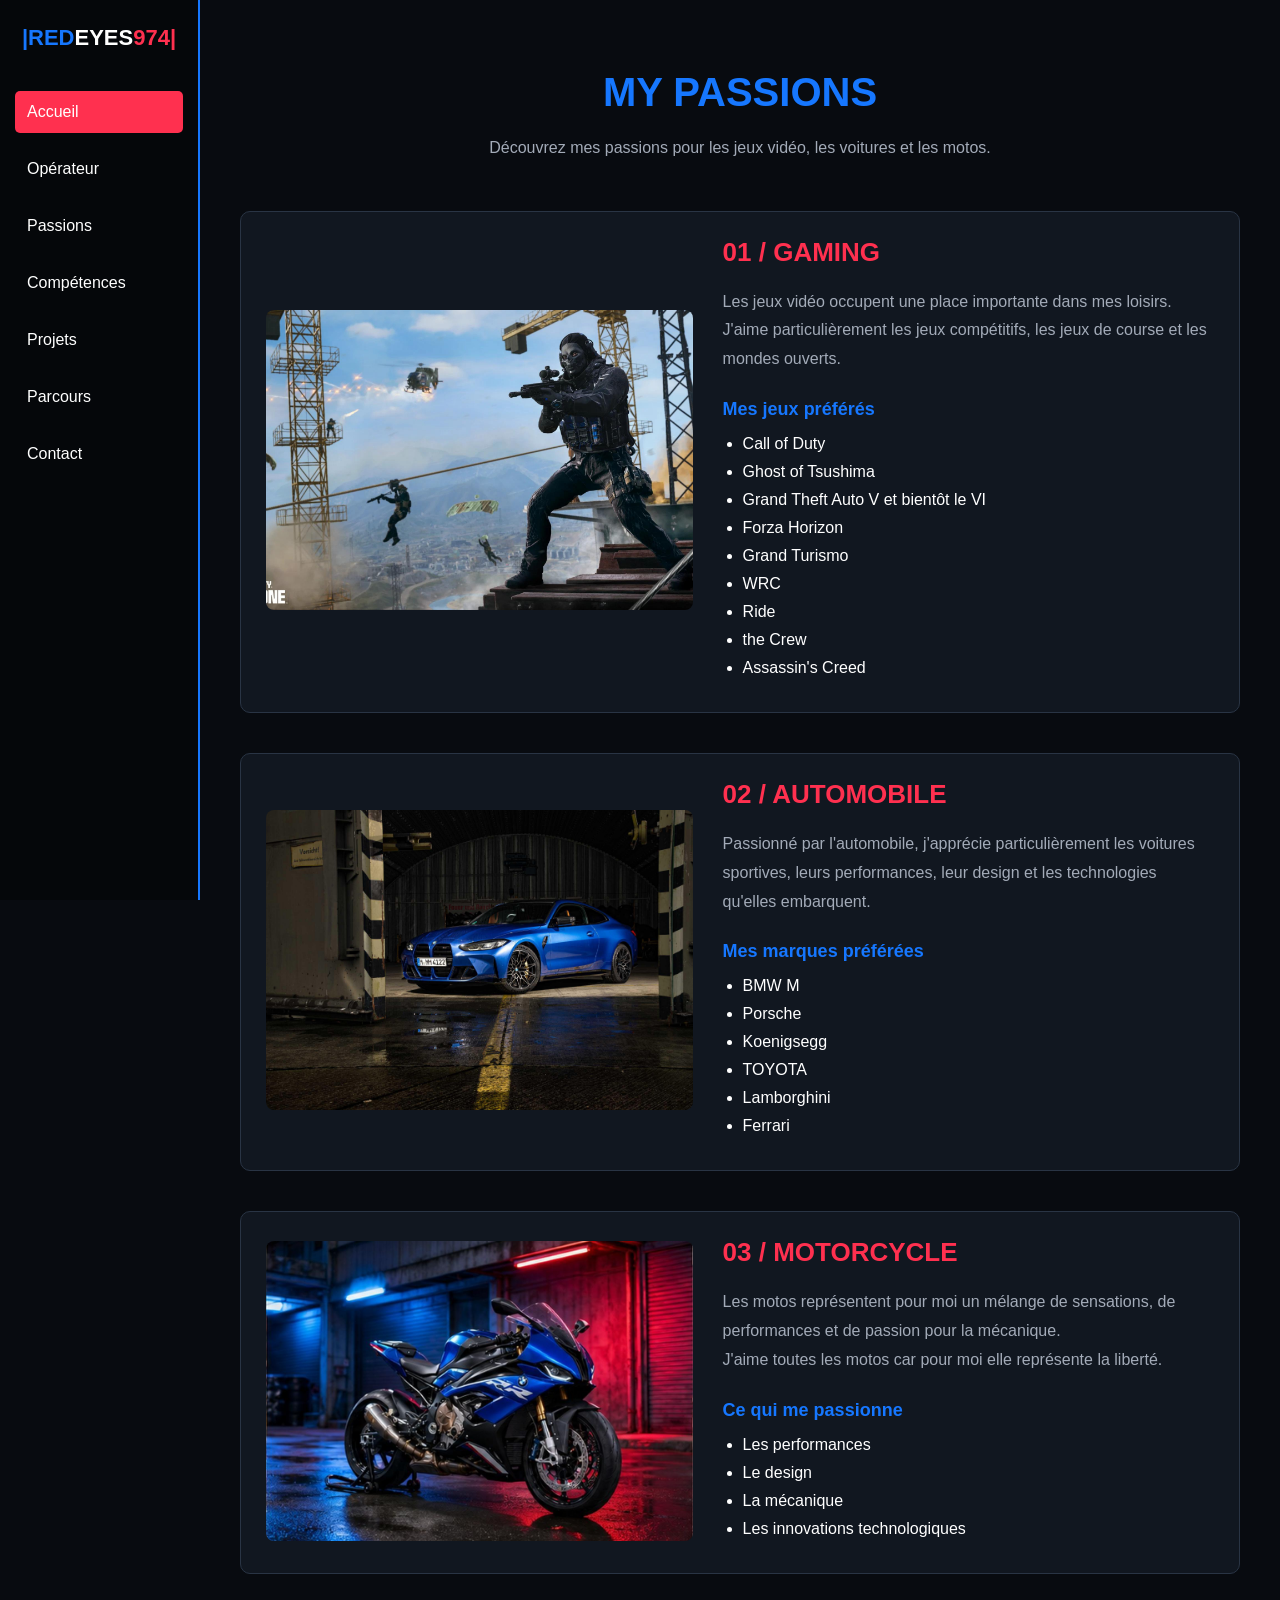
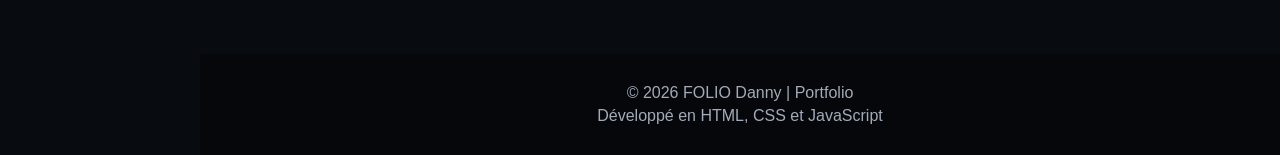
<file: perso/tst-portfolio/Frontend/HTML/passions.html>
<!DOCTYPE html>
<html lang="fr">

<head>
    <meta charset="UTF-8">
    <meta name="viewport" content="width=device-width, initial-scale=1.0">
    <meta name="description" content="Portfolio de Folio Danny - Développement, projets et passions">
    <meta name="author" content="Folio Danny">
    <title>Folio Danny | Portfolio</title>
    <link href="../CSS/style.css" rel="stylesheet">
    <script src="../JS/script.js" defer></script>
    <link rel="icon" type="image/png" href="../IMAGES/favicon.png">
</head>
 
<body>

    <!-- NAVIGATION -->
    <header>
        <nav class="navbar">
            <div class="logo"><span>|RED</span>EYES<span class="rouge">974|</span></div>
            <button class="menu-toggle" id="menu-toggle" type="button" aria-label="Ouvrir le menu" aria-expanded="false">☰</button>
            <ul class="menu" id="menu">
                <li><a href="../HTML/index.html" class="actif">Accueil</a></li>
                <li><a href="../HTML/operator.html">Opérateur</a></li>
                <li><a href="../HTML/passions.html">Passions</a></li>
                <li><a href="../HTML/competences.html">Compétences</a></li>
                <li><a href="../HTML/projets.html">Projets</a></li>
                <li><a href="../HTML/parcours.html">Parcours</a></li>
                <li><a href="../HTML/contact.html">Contact</a></li>
            </ul>
        </nav>
    </header>

    <main>
        <section class="passions">
            <h1>MY PASSIONS</h1>
            <p class="passions-description">Découvrez mes passions pour les jeux vidéo, les voitures et les motos.</p>

            <!-- GAMING -->
            <article class="passion-bloc">
                <div class="passion-image">
                    <img src="../IMAGES/gaming.jpg" alt="Univers des jeux vidéo">
                </div>
                <div class="passion-texte">
                    <h2>01 / GAMING</h2>
                    <p>Les jeux vidéo occupent une place importante dans mes loisirs. J'aime particulièrement les jeux compétitifs, les jeux de course et les mondes ouverts.</p>
                    <h3>Mes jeux préférés</h3>
                    <ul>
                        <li>Call of Duty</li>
                        <li>Ghost of Tsushima</li>
                        <li>Grand Theft Auto V et bientôt le VI</li>
                        <li>Forza Horizon</li>
                        <li>Grand Turismo</li>
                        <li>WRC</li>
                        <li>Ride</li>
                        <li>the Crew</li>
                        <li>Assassin's Creed</li>
                    </ul>
                </div>
            </article>

            <!-- AUTOMOBILE -->
            <article class="passion-bloc">
                <div class="passion-image">
                    <img src="../IMAGES/voiture.jpg" alt="Voiture sportive">
                </div>

                <div class="passion-texte">
                    <h2>02 / AUTOMOBILE</h2>
                    <p>Passionné par l'automobile, j'apprécie particulièrement les voitures sportives, leurs performances, leur design et les technologies qu'elles embarquent.</p>
                    <h3>Mes marques préférées</h3>
                    <ul>
                        <li>BMW M</li>
                        <li>Porsche</li>
                        <li>Koenigsegg</li>
                        <li>TOYOTA</li>
                        <li>Lamborghini</li>
                        <li>Ferrari</li>
                    </ul>
                </div>
            </article>

            <!-- MOTO -->
            <article class="passion-bloc">
                <div class="passion-image">
                    <img src="../IMAGES/moto.jpg" alt="Moto sportive">
                </div>
                <div class="passion-texte">
                    <h2>03 / MOTORCYCLE</h2>
                    <p>Les motos représentent pour moi un mélange de sensations, de performances et de passion pour la mécanique.<br>
                        J'aime toutes les motos car pour moi elle représente la liberté.</p>

                    <h3>Ce qui me passionne</h3>
                    <ul>
                        <li>Les performances</li>
                        <li>Le design</li>
                        <li>La mécanique</li>
                        <li>Les innovations technologiques</li>
                    </ul>
                </div>
            </article>
        </section>
    </main>

    <!-- FOOTER -->
    <footer>
        <p>© 2026 FOLIO Danny | Portfolio</p>
        <p>Développé en HTML, CSS et JavaScript</p>
    </footer>

</body>
</html>
</file>
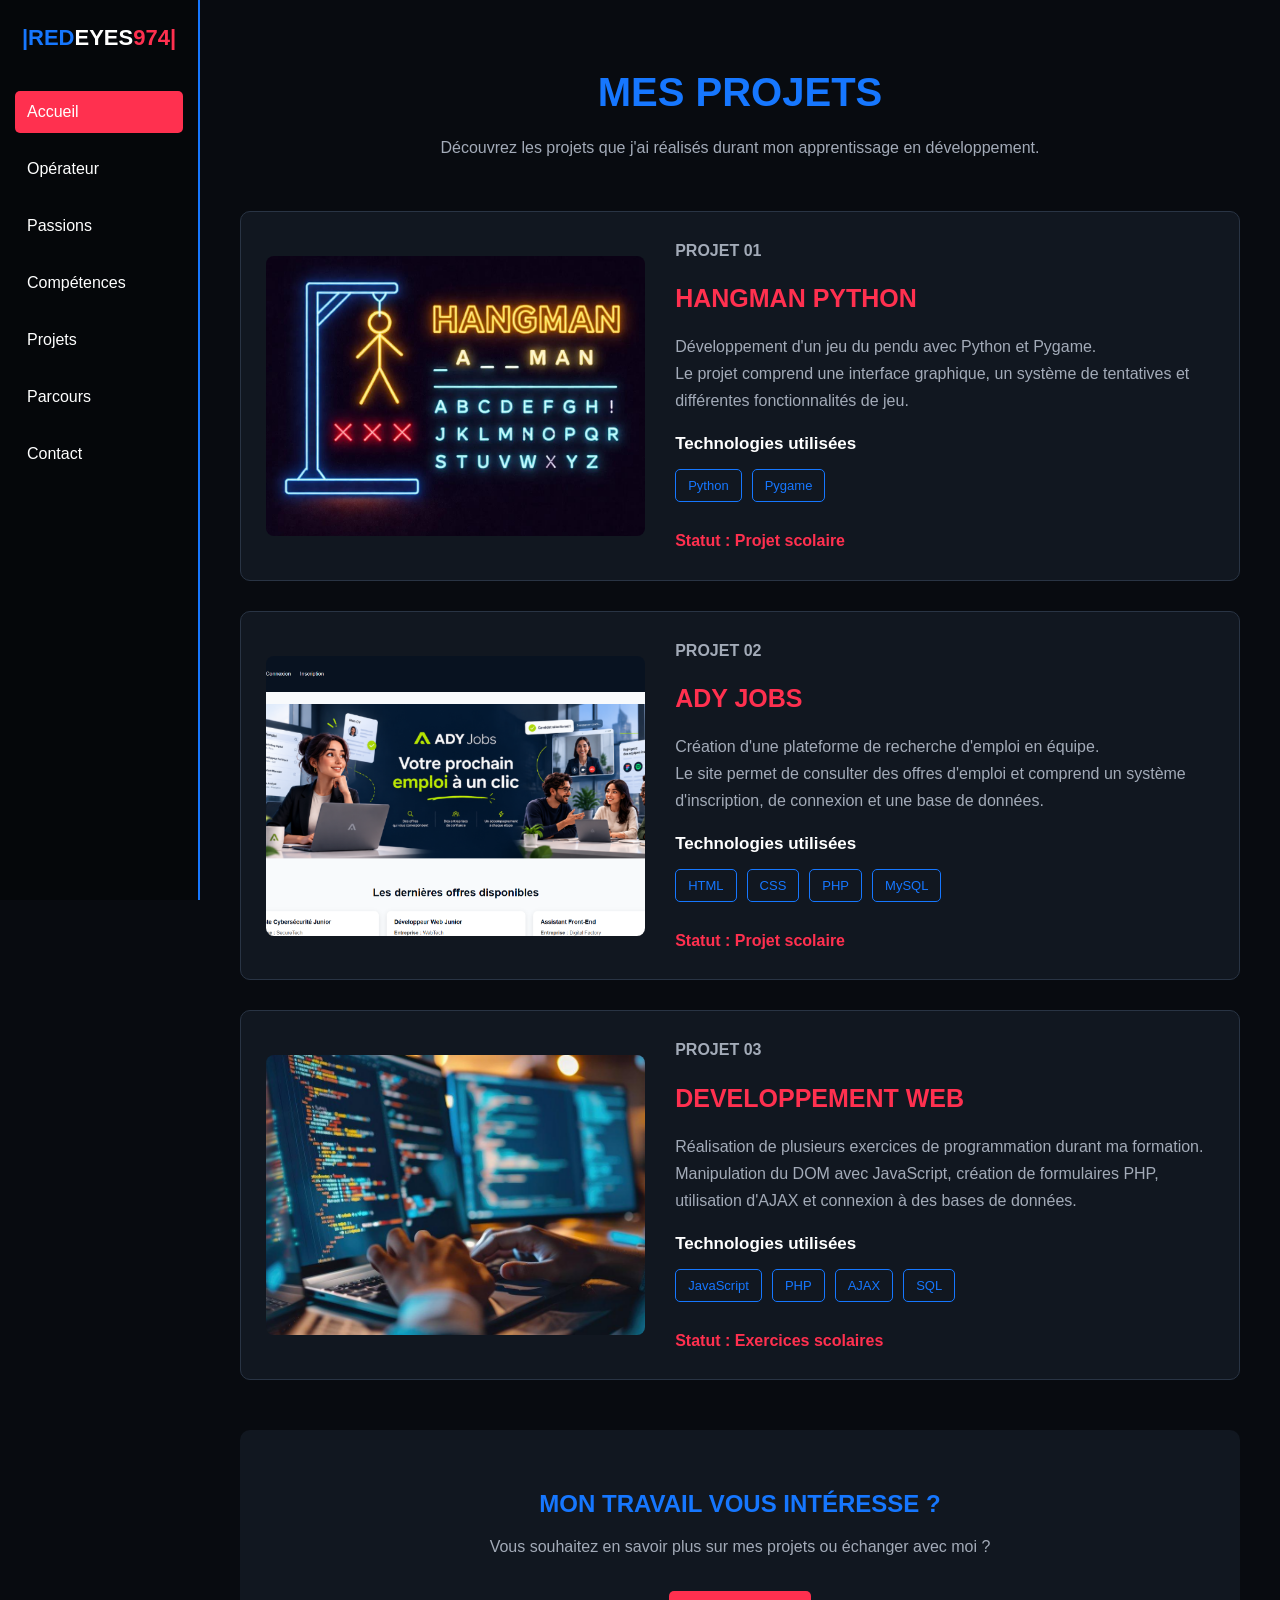
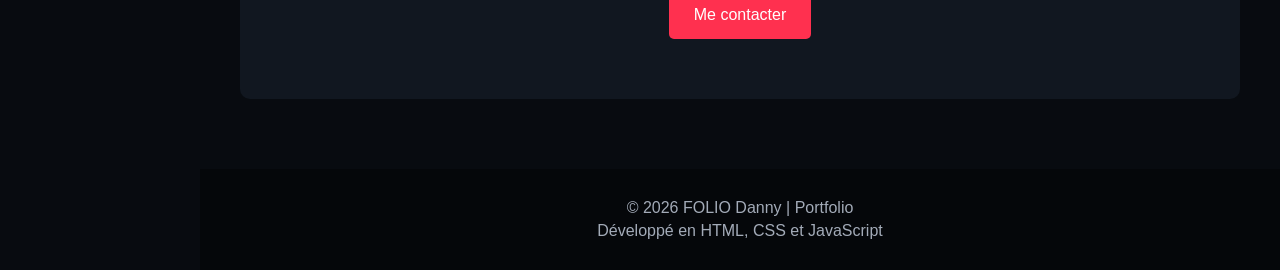
<file: perso/tst-portfolio/Frontend/HTML/projets.html>
<!DOCTYPE html>
<html lang="fr">

<head>
    <meta charset="UTF-8">
    <meta name="viewport" content="width=device-width, initial-scale=1.0">
    <meta name="description" content="Portfolio de Folio Danny - Développement, projets et passions">
    <meta name="author" content="Folio Danny">
    <title>Folio Danny | Portfolio</title>
    <link href="../CSS/style.css" rel="stylesheet">
    <script src="../JS/script.js" defer></script>
    <link rel="icon" type="image/png" href="../IMAGES/favicon.png">
</head>
 
<body>

    <!-- NAVIGATION -->
    <header>
        <nav class="navbar">
            <div class="logo"><span>|RED</span>EYES<span class="rouge">974|</span></div>
            <button class="menu-toggle" id="menu-toggle" type="button" aria-label="Ouvrir le menu" aria-expanded="false">☰</button>
            <ul class="menu" id="menu">
                <li><a href="../HTML/index.html" class="actif">Accueil</a></li>
                <li><a href="../HTML/operator.html">Opérateur</a></li>
                <li><a href="../HTML/passions.html">Passions</a></li>
                <li><a href="../HTML/competences.html">Compétences</a></li>
                <li><a href="../HTML/projets.html">Projets</a></li>
                <li><a href="../HTML/parcours.html">Parcours</a></li>
                <li><a href="../HTML/contact.html">Contact</a></li>
            </ul>
        </nav>
    </header>

    <main>

        <section class="projets">
            <h1>MES PROJETS</h1>
            <p class="projets-description">Découvrez les projets que j'ai réalisés durant mon apprentissage en développement.</p>

            <!-- LISTE DES PROJETS -->
            <div class="liste-projets">

                <!-- PROJET 1 -->
                <article class="projet-carte">
                    <img src="../IMAGES/hangman.jpg" alt="Jeu du pendu Python">
                    <div class="projet-infos">
                        <p class="projet-numero">PROJET 01</p>
                        <h2>HANGMAN PYTHON</h2>
                        <p>Développement d'un jeu du pendu avec Python et Pygame.<br>
                            Le projet comprend une interface graphique, un système de tentatives et différentes fonctionnalités de jeu.</p>
                        <h3>Technologies utilisées</h3>
                        <div class="projet-technologies">
                            <span>Python</span>
                            <span>Pygame</span>
                        </div>
                        <p class="projet-statut">Statut : Projet scolaire</p>
                    </div>
                </article>

                <!-- PROJET 2 -->
                <article class="projet-carte">
                    <img src="../IMAGES/adyjobs.png" alt="Plateforme ADY Jobs">
                    <div class="projet-infos">
                        <p class="projet-numero">PROJET 02</p>
                        <h2>ADY JOBS</h2>
                        <p>Création d'une plateforme de recherche d'emploi en équipe.<br>
                            Le site permet de consulter des offres d'emploi et comprend un système d'inscription, de connexion et une base de données.</p>
                        <h3>Technologies utilisées</h3>
                        <div class="projet-technologies">
                            <span>HTML</span>
                            <span>CSS</span>
                            <span>PHP</span>
                            <span>MySQL</span>
                        </div>
                        <p class="projet-statut"> Statut : Projet scolaire</p>
                    </div>
                </article>

                <!-- PROJET 3 -->
                <article class="projet-carte">
                    <img src="../IMAGES/web.jpg" alt="Exercices de développement web">
                    <div class="projet-infos">
                        <p class="projet-numero">PROJET 03</p>
                        <h2>DEVELOPPEMENT WEB</h2>
                        <p>Réalisation de plusieurs exercices de programmation durant ma formation.<br>
                            Manipulation du DOM avec JavaScript, création de formulaires PHP, utilisation d'AJAX et connexion à des bases de données.</p>
                        <h3>Technologies utilisées</h3>
                        <div class="projet-technologies">
                            <span>JavaScript</span>
                            <span>PHP</span>
                            <span>AJAX</span>
                            <span>SQL</span>
                        </div>
                        <p class="projet-statut">Statut : Exercices scolaires</p>
                    </div>
                </article>
            </div>

            <!-- CONTACT -->
            <div class="projets-contact">
                <h2>MON TRAVAIL VOUS INTÉRESSE ?</h2>
                <p>Vous souhaitez en savoir plus sur mes projets ou échanger avec moi ?</p>
                <a href="../HTML/contact.html" class="btn btn-rouge">Me contacter</a>
            </div>
        </section>
    </main>

    <!-- FOOTER -->
    <footer>
        <p>© 2026 FOLIO Danny | Portfolio</p>
        <p>Développé en HTML, CSS et JavaScript</p>
    </footer>

</body>
</html>
</file>
<file: Frontend/CSS/style.css>
/* GENERAL */

* {
    margin: 0;
    padding: 0;
    box-sizing: border-box;
}

body {
    background-color: #080b10;
    color: white;
    font-family: Arial, sans-serif;
}

a {
    text-decoration: none;
    color: white;
}

ul {
    list-style: none;
}

/* NAVBAR */

.navbar {
    background-color: #05070a;
    width: 200px;
    height: 100vh;
    position: fixed;
    top: 0;
    left: 0;
    padding: 25px 15px;
    border-right: 2px solid #1677ff;
}

.logo {
    font-size: 22px;
    font-weight: bold;
    text-align: center;
    margin-bottom: 40px;
}

.logo span {
    color: #1677ff;
}

.logo .rouge {
    color: #ff304f;
}

.menu {
    display: flex;
    flex-direction: column;
    gap: 15px;
}

.menu a {
    display: block;
    padding: 12px;
    border-radius: 5px;
    background-color: transparent;
    color: white;
    transition: background-color 0.2s ease;
}

.menu a:hover {
    background-color: #1677ff;
}

.menu a.actif,
.menu a.actif:hover {
    background-color: #ff304f;
    color: white;
}

.menu-toggle {
    display: none;
}

/* NAVBAR TOUJOURS VISIBLE SUR MOBILE */

@media screen and (max-width: 768px) {

    .navbar {
        position: fixed;
        top: 0;
        left: 0;
        right: 0;

        width: 100%;
        height: 70px;

        display: flex;
        justify-content: space-between;
        align-items: center;

        background-color: #05070a;
        border-bottom: 2px solid #1677ff;

        z-index: 9999;
    }

    /* BOUTON HAMBURGER */

    .navbar .menu-toggle {
        display: block;
        flex-shrink: 0;

        background: transparent;
        border: none;

        color: white;
        font-size: 28px;

        cursor: pointer;
        z-index: 10001;
    }

    /* MENU DEROULANT */

    .navbar .menu {
        display: none;

        position: absolute;
        top: 100%;
        left: 0;

        width: 100%;
        max-height: calc(100dvh - 70px);
        overflow-y: auto;

        flex-direction: column;

        background-color: #05070a;
        padding: 20px;

        z-index: 10000;
    }

    .navbar .menu.ouvert {
        display: flex;
    }

    /* EVITER QUE LE CONTENU PASSE SOUS LA NAVBAR */

    main {
        margin-left: 0;
        padding-top: 95px;
    }

    footer {
        margin-left: 0;
    }
}

/* CONTENU PRINCIPAL */

main {
    margin-left: 200px;
    padding: 40px;
}

/* ACCUEIL */

.accueil {
    min-height: 80vh;
    display: flex;
    align-items: center;
    justify-content: space-between;
    gap: 30px;
}

.presentation {
    max-width: 650px;
}

.sous-titre {
    color: #1677ff;
    margin-bottom: 20px;
}

.presentation h1 {
    font-size: 50px;
    margin-bottom: 15px;
}

.presentation h2 {
    color: #ff304f;
    margin-bottom: 20px;
}

.description {
    color: #a3abb8;
    line-height: 1.8;
    margin-bottom: 30px;
    white-space: pre-line;
}

/* BOUTONS */

.boutons {
    display: flex;
    gap: 15px;
    flex-wrap: wrap;
}

.btn {
    display: inline-block;
    padding: 15px 25px;
    border-radius: 5px;
    margin-top: 10px;
}

.btn-bleu {
    background-color: #1677ff;
}

.btn-rouge {
    background-color: #ff304f;
}

.btn:hover {
    opacity: 0.8;
}

/* PHOTO */

.photo-profil {
    width: 280px;
    height: 350px;
    flex-shrink: 0;
    border: 2px solid #1677ff;
    border-radius: 10px;
    overflow: hidden;
}

.photo-profil img {
    width: 100%;
    height: 100%;
    object-fit: cover;
}

/* MES UNIVERS */

.univers {
    padding: 60px 0;
    text-align: center;
}

.univers h2 {
    font-size: 30px;
    margin-bottom: 15px;
}

.section-description {
    color: #a3abb8;
    margin-bottom: 40px;
}

.cartes {
    display: flex;
    gap: 20px;
}

.carte {
    background-color: #111720;
    padding: 30px 20px;
    border: 1px solid #293444;
    border-radius: 10px;
    flex: 1;
}

.carte:hover {
    border-color: #ff304f;
}

.icone {
    font-size: 40px;
}

.carte h3 {
    color: #1677ff;
    margin: 20px 0;
}

.carte p {
    color: #a3abb8;
    line-height: 1.6;
    margin-bottom: 20px;
}

.carte a {
    color: #ff304f;
}

/* PROJETS ET CONTACT */

.projets-accueil,
.contact-accueil {
    padding: 70px 20px;
    text-align: center;
}

.projets-accueil {
    background-color: #111720;
}

.projets-accueil h2,
.contact-accueil h2 {
    font-size: 30px;
    margin-bottom: 20px;
}

.projets-accueil p,
.contact-accueil p {
    color: #a3abb8;
    margin-bottom: 25px;
}

/* PAGE CONTACT */

.contact {
    max-width: 700px;
    margin: 50px auto;
    padding: 30px;
}

.contact h1 {
    font-size: 40px;
    text-align: center;
    color: #1677ff;
    margin-bottom: 20px;
}

.contact-description {
    color: #a3abb8;
    text-align: center;
    line-height: 1.6;
    margin-bottom: 40px;
}

/* FORMULAIRE */

#form-contact {
    background-color: #111720;
    border: 1px solid #1677ff;
    padding: 30px;
    border-radius: 10px;
}

.champ {
    margin-bottom: 25px;
}

.champ label {
    display: block;
    margin-bottom: 10px;
    font-weight: bold;
}

.champ input,
.champ select,
.champ textarea {
    width: 100%;
    padding: 12px;
    background-color: #080b10;
    border: 1px solid #293444;
    border-radius: 5px;
    color: white;
    font-family: Arial, sans-serif;
    font-size: 15px;
}

.champ input:focus,
.champ select:focus,
.champ textarea:focus {
    outline: none;
    border-color: #1677ff;
}

.champ textarea {
    resize: vertical;
}

#form-contact button {
    width: 100%;
    border: none;
    cursor: pointer;
    font-size: 16px;
}

#message-formulaire {
    text-align: center;
    margin-top: 20px;
    color: #ff304f;
}

/* PAGE PASSIONS */

.passions {
    max-width: 1200px;
    margin: 30px auto;
}

.passions h1 {
    text-align: center;
    color: #1677ff;
    font-size: 40px;
    margin-bottom: 20px;
}

.passions-description {
    text-align: center;
    color: #a3abb8;
    margin-bottom: 50px;
    line-height: 1.6;
}

/* BLOCS PASSIONS */

.passion-bloc {
    display: flex;
    align-items: center;
    gap: 30px;
    background-color: #111720;
    border: 1px solid #293444;
    border-radius: 10px;
    padding: 25px;
    margin-bottom: 40px;
}

.passion-bloc:hover {
    border-color: #1677ff;
}

/* IMAGES */

.passion-image {
    width: 45%;
    flex-shrink: 0;
}

.passion-image img {
    width: 100%;
    height: 300px;
    object-fit: cover;
    border-radius: 8px;
}

/* TEXTES */

.passion-texte {
    flex: 1;
}

.passion-texte h2 {
    color: #ff304f;
    font-size: 26px;
    margin-bottom: 20px;
}

.passion-texte h3 {
    color: #1677ff;
    font-size: 18px;
    margin-top: 25px;
    margin-bottom: 15px;
}

.passion-texte p {
    color: #a3abb8;
    line-height: 1.8;
}

.passion-texte ul {
    padding-left: 20px;
    list-style: disc;
}

.passion-texte li {
    margin-bottom: 10px;
    color: white;
}

/* PAGE OPERATOR */

.operator {
    max-width: 1100px;
    margin: 30px auto;
}

.operator h1 {
    color: #1677ff;
    font-size: 40px;
    text-align: center;
    margin-bottom: 15px;
}

.operator-description {
    text-align: center;
    color: #a3abb8;
    margin-bottom: 50px;
}

/* FICHE OPERATEUR */

.operator-fiche {
    display: flex;
    gap: 40px;
    align-items: center;
    background-color: #111720;
    border: 1px solid #1677ff;
    border-radius: 10px;
    padding: 30px;
    margin-bottom: 50px;
}

/* PHOTO */

.operator-photo {
    width: 40%;
    flex-shrink: 0;
}

.operator-photo img {
    width: 100%;
    height: 450px;
    object-fit: cover;
    border-radius: 10px;
}

/* INFORMATIONS */

.operator-infos {
    flex: 1;
}

.operator-statut {
    color: #40d982;
    font-weight: bold;
    margin-bottom: 15px;
}

.operator-infos h2 {
    color: #ff304f;
    font-size: 35px;
    margin-bottom: 10px;
}

.operator-infos h3 {
    color: white;
    font-size: 22px;
    margin-bottom: 15px;
}

.operator-role {
    color: #1677ff;
    font-weight: bold;
    margin-bottom: 30px;
}

.operator-details {
    margin-bottom: 30px;
}

.operator-details p {
    padding: 12px 0;
    border-bottom: 1px solid #293444;
    color: #a3abb8;
}

.operator-details strong {
    color: white;
}

/* SECTIONS */

.operator-section {
    background-color: #111720;
    border: 1px solid #293444;
    border-radius: 10px;
    padding: 30px;
    margin-bottom: 30px;
}

.operator-section h2 {
    color: #1677ff;
    font-size: 25px;
    margin-bottom: 25px;
}

.operator-section p {
    color: #a3abb8;
    line-height: 1.8;
}

/* QUALITES */

.operator-qualites {
    display: flex;
    gap: 20px;
}

.qualite {
    flex: 1;
    background-color: #080b10;
    padding: 20px;
    border-radius: 8px;
    border: 1px solid #293444;
}

.qualite:hover {
    border-color: #ff304f;
}

.qualite h3 {
    color: #ff304f;
    font-size: 18px;
    margin-bottom: 15px;
}

/* OBJECTIFS */

.operator-objectifs {
    padding-left: 25px;
    list-style: disc;
}

.operator-objectifs li {
    color: #a3abb8;
    margin-bottom: 15px;
    line-height: 1.6;
}

/* BOUTONS */

.operator-boutons {
    display: flex;
    justify-content: center;
    gap: 20px;
    flex-wrap: wrap;
    margin: 40px 0;
}

/* PAGE COMPETENCES */

.competences {
    max-width: 1200px;
    margin: 30px auto;
}

.competences h1 {
    color: #1677ff;
    font-size: 40px;
    text-align: center;
    margin-bottom: 20px;
}

.competences-description {
    color: #a3abb8;
    text-align: center;
    line-height: 1.6;
    margin-bottom: 50px;
}

/* SECTIONS */

.competences-section {
    background-color: #111720;
    border: 1px solid #293444;
    border-radius: 10px;
    padding: 30px;
    margin-bottom: 35px;
}

.competences-section h2 {
    color: #1677ff;
    font-size: 25px;
    margin-bottom: 20px;
}

.competences-intro {
    color: #a3abb8;
    margin-bottom: 30px;
}

/* CARTES COMPETENCES */

.competences-cartes {
    display: flex;
    flex-wrap: wrap;
    gap: 20px;
}

.competence-carte {
    background-color: #080b10;
    border: 1px solid #293444;
    border-radius: 8px;
    padding: 25px;
    flex: 1 1 250px;
}

.competence-carte:hover {
    border-color: #1677ff;
}

.competence-carte h3 {
    color: white;
    font-size: 20px;
    margin-bottom: 15px;
}

.competence-carte p {
    color: #a3abb8;
    line-height: 1.6;
    margin-bottom: 15px;
}

/* NIVEAU */

.niveau {
    display: inline-block;
    color: #1677ff;
    border: 1px solid #1677ff;
    border-radius: 5px;
    padding: 7px 12px;
    font-size: 13px;
}

/* DOMAINES */

.competences-domaines {
    display: flex;
    gap: 20px;
}

.domaine {
    flex: 1;
    background-color: #080b10;
    border: 1px solid #293444;
    border-radius: 8px;
    padding: 25px;
}

.domaine:hover {
    border-color: #ff304f;
}

.domaine h3 {
    color: #ff304f;
    font-size: 19px;
    margin-bottom: 20px;
}

.domaine p {
    color: #a3abb8;
    line-height: 1.8;
}

/* SOFT SKILLS */

.soft-skills {
    display: flex;
    flex-wrap: wrap;
    gap: 20px;
}

.soft-skill {
    flex: 1 1 220px;
    background-color: #080b10;
    padding: 20px;
    border: 1px solid #293444;
    border-radius: 8px;
}

.soft-skill h3 {
    color: #ff304f;
    font-size: 18px;
    margin-bottom: 15px;
}

.soft-skill p {
    color: #a3abb8;
    line-height: 1.6;
}

/* BOUTONS */

.competences-boutons {
    display: flex;
    justify-content: center;
    flex-wrap: wrap;
    gap: 20px;
    margin: 40px 0;
}


/* PAGE PROJETS */

.projets {
    max-width: 1200px;
    margin: 30px auto;
}

.projets h1 {
    color: #1677ff;
    font-size: 40px;
    text-align: center;
    margin-bottom: 20px;
}

.projets-description {
    color: #a3abb8;
    text-align: center;
    line-height: 1.6;
    margin-bottom: 50px;
}

/* LISTE DES PROJETS */

.liste-projets {
    display: flex;
    flex-direction: column;
    gap: 30px;
}

/* CARTES PROJETS */

.projet-carte {
    display: flex;
    align-items: center;
    gap: 30px;
    background-color: #111720;
    border: 1px solid #293444;
    border-radius: 10px;
    padding: 25px;
}

.projet-carte:hover {
    border-color: #1677ff;
}

/* IMAGES */

.projet-carte img {
    width: 40%;
    height: 280px;
    object-fit: cover;
    border-radius: 8px;
}

/* INFORMATIONS */

.projet-infos {
    flex: 1;
}

.projet-numero {
    color: #1677ff;
    font-weight: bold;
    margin-bottom: 15px;
}

.projet-infos h2 {
    color: #ff304f;
    font-size: 25px;
    margin-bottom: 20px;
}

.projet-infos p {
    color: #a3abb8;
    line-height: 1.7;
    margin-bottom: 20px;
}

.projet-infos h3 {
    color: white;
    font-size: 17px;
    margin-bottom: 15px;
}

/* TECHNOLOGIES */

.projet-technologies {
    display: flex;
    flex-wrap: wrap;
    gap: 10px;
    margin-bottom: 25px;
}

.projet-technologies span {
    color: #1677ff;
    border: 1px solid #1677ff;
    padding: 8px 12px;
    border-radius: 5px;
    font-size: 13px;
}

/* STATUT */

.projet-infos .projet-statut {
    color: #ff304f;
    font-weight: bold;
    margin-bottom: 0;
}

/* CONTACT */

.projets-contact {
    text-align: center;
    padding: 60px 20px;
    margin-top: 50px;
    background-color: #111720;
    border-radius: 10px;
}

.projets-contact h2 {
    color: #1677ff;
    margin-bottom: 20px;
}

.projets-contact p {
    color: #a3abb8;
    margin-bottom: 25px;
}

/* PAGE PARCOURS */

.parcours {
    max-width: 1000px;
    margin: 30px auto;
}

.parcours h1 {
    color: #1677ff;
    font-size: 40px;
    text-align: center;
    margin-bottom: 20px;
}

.parcours-description {
    color: #a3abb8;
    text-align: center;
    line-height: 1.6;
    margin-bottom: 50px;
}

/* SECTIONS */

.parcours-section {
    margin-bottom: 50px;
}

.parcours-section h2 {
    color: #1677ff;
    font-size: 25px;
    margin-bottom: 30px;
}

/* CHRONOLOGIE */

.parcours-liste {
    border-left: 3px solid #1677ff;
    margin-left: 15px;
    padding-left: 30px;
}

/* CARTES */

.parcours-carte {
    background-color: #111720;
    border: 1px solid #293444;
    border-radius: 10px;
    padding: 30px;
    margin-bottom: 30px;
    position: relative;
}

.parcours-carte:hover {
    border-color: #ff304f;
}

/* POINTS DE LA CHRONOLOGIE */

.parcours-liste .parcours-carte::before {
    content: "";
    position: absolute;
    width: 13px;
    height: 13px;
    background-color: #ff304f;
    border-radius: 50%;
    top: 30px;
    left: -40px;
}

/* TEXTES */

.parcours-date {
    color: #1677ff;
    font-weight: bold;
    font-size: 14px;
    margin-bottom: 15px;
}

.parcours-carte h3 {
    color: #ff304f;
    font-size: 24px;
    margin-bottom: 10px;
}

.parcours-carte h4 {
    color: white;
    font-size: 18px;
    margin-bottom: 20px;
}

.parcours-carte p {
    color: #a3abb8;
    line-height: 1.8;
    margin-bottom: 20px;
}

/* STATUT */

.parcours-statut {
    display: inline-block;
    background-color: #1677ff;
    padding: 8px 15px;
    border-radius: 5px;
    font-size: 13px;
    font-weight: bold;
}

.parcours-statut.obtenu {
    background-color: #ff304f;
}

/* BOUTONS */

.parcours-boutons {
    display: flex;
    justify-content: center;
    flex-wrap: wrap;
    gap: 20px;
    margin: 40px 0;
}

/* FOOTER */

footer {
    margin-left: 200px;
    padding: 25px;
    background-color: #05070a;
    text-align: center;
    color: #a3abb8;
}

footer p {
    margin: 5px;
}

/* RESPONSIVE GLOBAL */

html {
    scroll-behavior: smooth;
}

body {
    min-width: 0;
    overflow-x: clip;
}

main {
    min-width: 0;
}

img,
video {
    max-width: 100%;
}

.presentation,
.passion-texte,
.operator-infos,
.projet-infos,
.carte,
.competence-carte,
.domaine,
.soft-skill,
.qualite {
    min-width: 0;
}

h1, h2, h3, h4,
p, li, a {
    overflow-wrap: break-word;
}

/* PETITS ORDINATEURS / TABLETTES 769px à 1100px */

@media (min-width: 769px) and (max-width: 1100px) {

    main {
        padding: 30px;
    }

    .accueil {
        flex-direction: column;
        text-align: center;
        gap: 35px;
    }

    .presentation {
        max-width: 100%;
    }

    .boutons {
        justify-content: center;
    }

    .cartes {
        flex-wrap: wrap;
    }

    .carte {
        flex: 1 1 240px;
    }

    .passion-bloc,
    .operator-fiche,
    .projet-carte {
        gap: 20px;
    }

    .operator-photo img {
        height: 350px;
    }

    .operator-infos h2 {
        font-size: 28px;
    }

    .competences-domaines {
        flex-direction: column;
    }

    .operator-qualites {
        flex-wrap: wrap;
    }

    .qualite {
        flex: 1 1 220px;
    }

    .projet-carte {
        flex-direction: column;
        align-items: stretch;
    }

    .projet-carte img {
        width: 100%;
        height: 280px;
    }
}

/* MOBILE / TABLETTES VERTICALES 768px et moins */

@media (max-width: 768px) {

    /* NAVBAR */

    .navbar {
        position: fixed;
        top: 0;
        left: 0;
        width: 100%;
        height: 70px;
        padding: 12px 20px;
        display: flex;
        align-items: center;
        justify-content: space-between;
        border-right: none;
        border-bottom: 2px solid #1677ff;
        z-index: 1000;
    }

    .logo {
        font-size: 20px;
        margin-bottom: 0;
        white-space: nowrap;
    }

    .menu-toggle {
        display: block;
        background: none;
        border: none;
        color: white;
        font-size: 28px;
        cursor: pointer;
        padding: 5px 10px;
    }

    .menu {
        display: none;
        position: absolute;
        top: 100%;
        left: 0;
        width: 100%;
        max-height: calc(100dvh - 70px);
        overflow-y: auto;
        background-color: #05070a;
        padding: 15px 20px;
        flex-direction: column;
        gap: 10px;
        border-bottom: 2px solid #1677ff;
    }

    .menu.ouvert {
        display: flex;
    }

    .menu a {
        padding: 14px;
        font-size: 16px;
    }

    /* CONTENU PRINCIPAL */

    main {
        margin-left: 0;
        padding: 95px 20px 30px;
        width: 100%;
    }

    /* ACCUEIL */

    .accueil {
        min-height: auto;
        flex-direction: column;
        align-items: center;
        text-align: center;
        gap: 30px;
        padding: 25px 0;
    }

    .presentation {
        width: 100%;
        max-width: 100%;
    }

    .presentation h1 {
        font-size: clamp(28px, 6vw, 38px);
        line-height: 1.2;
    }

    .presentation h2 {
        font-size: 22px;
    }

    .description {
        font-size: 15px;
        line-height: 1.7;
    }

    .photo-profil {
        width: min(100%, 280px);
        height: 340px;
    }

    .boutons {
        justify-content: center;
        gap: 12px;
    }

    .btn {
        text-align: center;
        padding: 13px 20px;
    }

    /* CARTES ACCUEIL */

    .univers {
        padding: 40px 0;
    }

    .cartes {
        flex-direction: column;
        gap: 20px;
    }

    .carte {
        width: 100%;
        min-width: 0;
        flex: auto;
        padding: 25px 20px;
    }

    .projets-accueil,
    .contact-accueil {
        padding: 40px 15px;
    }

    /* TITRES DES PAGES */

    .contact h1,
    .passions h1,
    .operator h1,
    .competences h1,
    .projets h1,
    .parcours h1 {
        font-size: 30px;
        line-height: 1.3;
    }

    /* DESCRIPTIONS */

    .passions-description,
    .operator-description,
    .competences-description,
    .projets-description,
    .parcours-description {
        margin-bottom: 30px;
        line-height: 1.7;
    }

    /* PAGE PASSIONS */

    .passions {
        margin: 20px auto;
    }

    .passion-bloc {
        flex-direction: column;
        align-items: stretch;
        gap: 20px;
        padding: 20px;
        margin-bottom: 25px;
    }

    .passion-image {
        width: 100%;
    }

    .passion-image img {
        width: 100%;
        height: auto;
        max-height: 350px;
        object-fit: cover;
    }

    .passion-texte {
        width: 100%;
    }

    .passion-texte h2 {
        font-size: 23px;
    }

    /* PAGE OPERATEUR */

    .operator {
        margin: 20px auto;
    }

    .operator-fiche {
        flex-direction: column;
        align-items: stretch;
        gap: 25px;
        padding: 20px;
        margin-bottom: 30px;
    }

    .operator-photo {
        width: 100%;
    }

    .operator-photo img {
        width: 100%;
        height: auto;
        max-height: 450px;
        object-fit: cover;
    }

    .operator-infos {
        width: 100%;
    }

    .operator-infos h2 {
        font-size: 27px;
    }

    .operator-infos h3 {
        font-size: 19px;
    }

    .operator-section {
        padding: 20px;
    }

    .operator-qualites {
        flex-direction: column;
    }

    .qualite {
        width: 100%;
        flex: auto;
    }

    /* PAGE COMPETENCES */

    .competences {
        margin: 20px auto;
    }

    .competences-section {
        padding: 20px;
        margin-bottom: 25px;
    }

    .competences-section h2 {
        font-size: 22px;
    }

    .competences-cartes,
    .competences-domaines,
    .soft-skills {
        flex-direction: column;
        gap: 15px;
    }

    .competence-carte,
    .domaine,
    .soft-skill {
        width: 100%;
        flex: auto;
        padding: 20px;
    }

    /* PAGE PROJETS */

    .projets {
        margin: 20px auto;
    }

    .projet-carte {
        flex-direction: column;
        align-items: stretch;
        padding: 20px;
        gap: 20px;
    }

    .projet-carte img {
        width: 100%;
        height: auto;
        max-height: 300px;
        object-fit: cover;
    }

    .projet-infos {
        width: 100%;
    }

    .projet-infos h2 {
        font-size: 23px;
    }

    .projet-technologies {
        gap: 8px;
    }

    .projets-contact {
        padding: 35px 20px;
        margin-top: 30px;
    }

    /* PAGE PARCOURS */

    .parcours {
        margin: 20px auto;
    }

    .parcours-section {
        margin-bottom: 35px;
    }

    .parcours-liste {
        margin-left: 8px;
        padding-left: 20px;
    }

    .parcours-carte {
        padding: 20px;
        margin-bottom: 25px;
    }

    .parcours-liste .parcours-carte::before {
        left: -30px;
    }

    .parcours-carte h3 {
        font-size: 21px;
    }

    /* PAGE CONTACT */

    .contact {
        width: 100%;
        max-width: 100%;
        margin: 20px auto;
        padding: 0;
    }

    .contact-description {
        margin-bottom: 30px;
    }

    #form-contact {
        padding: 20px;
    }

    .champ input,
    .champ select,
    .champ textarea {
        font-size: 16px;
    }

    /* FOOTER */

    footer {
        margin-left: 0;
        padding: 25px 20px;
        font-size: 14px;
    }
}

/* PETITS TELEPHONES 480px et moins */

@media (max-width: 480px) {

    .navbar {
        padding: 10px 15px;
    }

    .logo {
        font-size: 18px;
    }

    main {
        padding: 90px 15px 25px;
    }

    .presentation h1 {
        font-size: 28px;
    }

    .presentation h2 {
        font-size: 20px;
    }

    .photo-profil {
        width: min(100%, 240px);
        height: 300px;
    }

    .boutons {
        flex-direction: column;
        align-items: stretch;
    }

    .boutons .btn {
        width: 100%;
    }

    .univers h2,
    .projets-accueil h2,
    .contact-accueil h2 {
        font-size: 25px;
    }

    .contact h1,
    .passions h1,
    .operator h1,
    .competences h1,
    .projets h1,
    .parcours h1 {
        font-size: 27px;
    }

    .passion-bloc,
    .operator-fiche,
    .operator-section,
    .competences-section,
    .projet-carte,
    .parcours-carte {
        padding: 15px;
    }

    .passion-image img,
    .projet-carte img {
        max-height: 250px;
    }

    .operator-photo img {
        max-height: 350px;
    }

    .competence-carte,
    .domaine,
    .soft-skill,
    .qualite {
        padding: 15px;
    }

    .parcours-liste {
        padding-left: 15px;
    }

    .parcours-liste .parcours-carte::before {
        left: -25px;
    }

    #form-contact {
        padding: 15px;
    }

    .operator-boutons,
    .competences-boutons,
    .parcours-boutons {
        flex-direction: column;
        align-items: stretch;
    }

    .operator-boutons .btn,
    .competences-boutons .btn,
    .parcours-boutons .btn {
        width: 100%;
        text-align: center;
    }
}
</file>
<file: perso/tst-portfolio/Frontend/CSS/style.css>
/* GENERAL */

* {
    margin: 0;
    padding: 0;
    box-sizing: border-box;
}

body {
    background-color: #080b10;
    color: white;
    font-family: Arial, sans-serif;
}

a {
    text-decoration: none;
    color: white;
}

ul {
    list-style: none;
}

/* NAVBAR */

.navbar {
    background-color: #05070a;
    width: 200px;
    height: 100vh;
    position: fixed;
    top: 0;
    left: 0;
    padding: 25px 15px;
    border-right: 2px solid #1677ff;
}

.logo {
    font-size: 22px;
    font-weight: bold;
    text-align: center;
    margin-bottom: 40px;
}

.logo span {
    color: #1677ff;
}

.logo .rouge {
    color: #ff304f;
}

.menu {
    display: flex;
    flex-direction: column;
    gap: 15px;
}

.menu a {
    display: block;
    padding: 12px;
    border-radius: 5px;
}

.menu a:hover {
    background-color: #1677ff;
}

.menu a.actif {
    background-color: #ff304f;
}

.menu-toggle {
    display: none;
}

/* CONTENU PRINCIPAL */

main {
    margin-left: 200px;
    padding: 40px;
}

/* ACCUEIL */

.accueil {
    min-height: 80vh;
    display: flex;
    align-items: center;
    justify-content: space-between;
    gap: 30px;
}

.presentation {
    max-width: 650px;
}

.sous-titre {
    color: #1677ff;
    margin-bottom: 20px;
}

.presentation h1 {
    font-size: 50px;
    margin-bottom: 15px;
}

.presentation h2 {
    color: #ff304f;
    margin-bottom: 20px;
}

.description {
    color: #a3abb8;
    line-height: 1.8;
    margin-bottom: 30px;
    white-space: pre-line;
}

/* BOUTONS */

.boutons {
    display: flex;
    gap: 15px;
    flex-wrap: wrap;
}

.btn {
    display: inline-block;
    padding: 15px 25px;
    border-radius: 5px;
    margin-top: 10px;
}

.btn-bleu {
    background-color: #1677ff;
}

.btn-rouge {
    background-color: #ff304f;
}

.btn:hover {
    opacity: 0.8;
}

/* PHOTO */

.photo-profil {
    width: 280px;
    height: 350px;
    flex-shrink: 0;
    border: 2px solid #1677ff;
    border-radius: 10px;
    overflow: hidden;
}

.photo-profil img {
    width: 100%;
    height: 100%;
    object-fit: cover;
}

/* MES UNIVERS */

.univers {
    padding: 60px 0;
    text-align: center;
}

.univers h2 {
    font-size: 30px;
    margin-bottom: 15px;
}

.section-description {
    color: #a3abb8;
    margin-bottom: 40px;
}

.cartes {
    display: flex;
    gap: 20px;
}

.carte {
    background-color: #111720;
    padding: 30px 20px;
    border: 1px solid #293444;
    border-radius: 10px;
    flex: 1;
}

.carte:hover {
    border-color: #ff304f;
}

.icone {
    font-size: 40px;
}

.carte h3 {
    color: #1677ff;
    margin: 20px 0;
}

.carte p {
    color: #a3abb8;
    line-height: 1.6;
    margin-bottom: 20px;
}

.carte a {
    color: #ff304f;
}

/* PROJETS ET CONTACT */

.projets-accueil,
.contact-accueil {
    padding: 70px 20px;
    text-align: center;
}

.projets-accueil {
    background-color: #111720;
}

.projets-accueil h2,
.contact-accueil h2 {
    font-size: 30px;
    margin-bottom: 20px;
}

.projets-accueil p,
.contact-accueil p {
    color: #a3abb8;
    margin-bottom: 25px;
}

/* PAGE CONTACT */

.contact {
    max-width: 700px;
    margin: 50px auto;
    padding: 30px;
}

.contact h1 {
    font-size: 40px;
    text-align: center;
    color: #1677ff;
    margin-bottom: 20px;
}

.contact-description {
    color: #a3abb8;
    text-align: center;
    line-height: 1.6;
    margin-bottom: 40px;
}

/* FORMULAIRE */

#form-contact {
    background-color: #111720;
    border: 1px solid #1677ff;
    padding: 30px;
    border-radius: 10px;
}

.champ {
    margin-bottom: 25px;
}

.champ label {
    display: block;
    margin-bottom: 10px;
    font-weight: bold;
}

.champ input,
.champ select,
.champ textarea {
    width: 100%;
    padding: 12px;
    background-color: #080b10;
    border: 1px solid #293444;
    border-radius: 5px;
    color: white;
    font-family: Arial, sans-serif;
    font-size: 15px;
}

.champ input:focus,
.champ select:focus,
.champ textarea:focus {
    outline: none;
    border-color: #1677ff;
}

.champ textarea {
    resize: vertical;
}

#form-contact button {
    width: 100%;
    border: none;
    cursor: pointer;
    font-size: 16px;
}

#message-formulaire {
    text-align: center;
    margin-top: 20px;
    color: #ff304f;
}

/* PAGE PASSIONS */

.passions {
    max-width: 1200px;
    margin: 30px auto;
}

.passions h1 {
    text-align: center;
    color: #1677ff;
    font-size: 40px;
    margin-bottom: 20px;
}

.passions-description {
    text-align: center;
    color: #a3abb8;
    margin-bottom: 50px;
    line-height: 1.6;
}

/* BLOCS PASSIONS */

.passion-bloc {
    display: flex;
    align-items: center;
    gap: 30px;
    background-color: #111720;
    border: 1px solid #293444;
    border-radius: 10px;
    padding: 25px;
    margin-bottom: 40px;
}

.passion-bloc:hover {
    border-color: #1677ff;
}

/* IMAGES */

.passion-image {
    width: 45%;
    flex-shrink: 0;
}

.passion-image img {
    width: 100%;
    height: 300px;
    object-fit: cover;
    border-radius: 8px;
}

/* TEXTES */

.passion-texte {
    flex: 1;
}

.passion-texte h2 {
    color: #ff304f;
    font-size: 26px;
    margin-bottom: 20px;
}

.passion-texte h3 {
    color: #1677ff;
    font-size: 18px;
    margin-top: 25px;
    margin-bottom: 15px;
}

.passion-texte p {
    color: #a3abb8;
    line-height: 1.8;
}

.passion-texte ul {
    padding-left: 20px;
    list-style: disc;
}

.passion-texte li {
    margin-bottom: 10px;
    color: white;
}

/* PAGE OPERATOR */

.operator {
    max-width: 1100px;
    margin: 30px auto;
}

.operator h1 {
    color: #1677ff;
    font-size: 40px;
    text-align: center;
    margin-bottom: 15px;
}

.operator-description {
    text-align: center;
    color: #a3abb8;
    margin-bottom: 50px;
}

/* FICHE OPERATEUR */

.operator-fiche {
    display: flex;
    gap: 40px;
    align-items: center;
    background-color: #111720;
    border: 1px solid #1677ff;
    border-radius: 10px;
    padding: 30px;
    margin-bottom: 50px;
}

/* PHOTO */

.operator-photo {
    width: 40%;
    flex-shrink: 0;
}

.operator-photo img {
    width: 100%;
    height: 450px;
    object-fit: cover;
    border-radius: 10px;
}

/* INFORMATIONS */

.operator-infos {
    flex: 1;
}

.operator-statut {
    color: #40d982;
    font-weight: bold;
    margin-bottom: 15px;
}

.operator-infos h2 {
    color: #ff304f;
    font-size: 35px;
    margin-bottom: 10px;
}

.operator-infos h3 {
    color: white;
    font-size: 22px;
    margin-bottom: 15px;
}

.operator-role {
    color: #1677ff;
    font-weight: bold;
    margin-bottom: 30px;
}

.operator-details {
    margin-bottom: 30px;
}

.operator-details p {
    padding: 12px 0;
    border-bottom: 1px solid #293444;
    color: #a3abb8;
}

.operator-details strong {
    color: white;
}

/* SECTIONS */

.operator-section {
    background-color: #111720;
    border: 1px solid #293444;
    border-radius: 10px;
    padding: 30px;
    margin-bottom: 30px;
}

.operator-section h2 {
    color: #1677ff;
    font-size: 25px;
    margin-bottom: 25px;
}

.operator-section p {
    color: #a3abb8;
    line-height: 1.8;
}

/* QUALITES */

.operator-qualites {
    display: flex;
    gap: 20px;
}

.qualite {
    flex: 1;
    background-color: #080b10;
    padding: 20px;
    border-radius: 8px;
    border: 1px solid #293444;
}

.qualite:hover {
    border-color: #ff304f;
}

.qualite h3 {
    color: #ff304f;
    font-size: 18px;
    margin-bottom: 15px;
}

/* OBJECTIFS */

.operator-objectifs {
    padding-left: 25px;
    list-style: disc;
}

.operator-objectifs li {
    color: #a3abb8;
    margin-bottom: 15px;
    line-height: 1.6;
}

/* BOUTONS */

.operator-boutons {
    display: flex;
    justify-content: center;
    gap: 20px;
    flex-wrap: wrap;
    margin: 40px 0;
}

/* PAGE COMPETENCES */

.competences {
    max-width: 1200px;
    margin: 30px auto;
}

.competences h1 {
    color: #1677ff;
    font-size: 40px;
    text-align: center;
    margin-bottom: 20px;
}

.competences-description {
    color: #a3abb8;
    text-align: center;
    line-height: 1.6;
    margin-bottom: 50px;
}

/* SECTIONS */

.competences-section {
    background-color: #111720;
    border: 1px solid #293444;
    border-radius: 10px;
    padding: 30px;
    margin-bottom: 35px;
}

.competences-section h2 {
    color: #1677ff;
    font-size: 25px;
    margin-bottom: 20px;
}

.competences-intro {
    color: #a3abb8;
    margin-bottom: 30px;
}

/* CARTES COMPETENCES */

.competences-cartes {
    display: flex;
    flex-wrap: wrap;
    gap: 20px;
}

.competence-carte {
    background-color: #080b10;
    border: 1px solid #293444;
    border-radius: 8px;
    padding: 25px;
    flex: 1 1 250px;
}

.competence-carte:hover {
    border-color: #1677ff;
}

.competence-carte h3 {
    color: white;
    font-size: 20px;
    margin-bottom: 15px;
}

.competence-carte p {
    color: #a3abb8;
    line-height: 1.6;
    margin-bottom: 15px;
}

/* NIVEAU */

.niveau {
    display: inline-block;
    color: #1677ff;
    border: 1px solid #1677ff;
    border-radius: 5px;
    padding: 7px 12px;
    font-size: 13px;
}

/* DOMAINES */

.competences-domaines {
    display: flex;
    gap: 20px;
}

.domaine {
    flex: 1;
    background-color: #080b10;
    border: 1px solid #293444;
    border-radius: 8px;
    padding: 25px;
}

.domaine:hover {
    border-color: #ff304f;
}

.domaine h3 {
    color: #ff304f;
    font-size: 19px;
    margin-bottom: 20px;
}

.domaine p {
    color: #a3abb8;
    line-height: 1.8;
}

/* SOFT SKILLS */

.soft-skills {
    display: flex;
    flex-wrap: wrap;
    gap: 20px;
}

.soft-skill {
    flex: 1 1 220px;
    background-color: #080b10;
    padding: 20px;
    border: 1px solid #293444;
    border-radius: 8px;
}

.soft-skill h3 {
    color: #ff304f;
    font-size: 18px;
    margin-bottom: 15px;
}

.soft-skill p {
    color: #a3abb8;
    line-height: 1.6;
}

/* BOUTONS */

.competences-boutons {
    display: flex;
    justify-content: center;
    flex-wrap: wrap;
    gap: 20px;
    margin: 40px 0;
}


/* PAGE PROJETS */

.projets {
    max-width: 1200px;
    margin: 30px auto;
}

.projets h1 {
    color: #1677ff;
    font-size: 40px;
    text-align: center;
    margin-bottom: 20px;
}

.projets-description {
    color: #a3abb8;
    text-align: center;
    line-height: 1.6;
    margin-bottom: 50px;
}

/* LISTE DES PROJETS */

.liste-projets {
    display: flex;
    flex-direction: column;
    gap: 30px;
}

/* CARTES PROJETS */

.projet-carte {
    display: flex;
    align-items: center;
    gap: 30px;
    background-color: #111720;
    border: 1px solid #293444;
    border-radius: 10px;
    padding: 25px;
}

.projet-carte:hover {
    border-color: #1677ff;
}

/* IMAGES */

.projet-carte img {
    width: 40%;
    height: 280px;
    object-fit: cover;
    border-radius: 8px;
}

/* INFORMATIONS */

.projet-infos {
    flex: 1;
}

.projet-numero {
    color: #1677ff;
    font-weight: bold;
    margin-bottom: 15px;
}

.projet-infos h2 {
    color: #ff304f;
    font-size: 25px;
    margin-bottom: 20px;
}

.projet-infos p {
    color: #a3abb8;
    line-height: 1.7;
    margin-bottom: 20px;
}

.projet-infos h3 {
    color: white;
    font-size: 17px;
    margin-bottom: 15px;
}

/* TECHNOLOGIES */

.projet-technologies {
    display: flex;
    flex-wrap: wrap;
    gap: 10px;
    margin-bottom: 25px;
}

.projet-technologies span {
    color: #1677ff;
    border: 1px solid #1677ff;
    padding: 8px 12px;
    border-radius: 5px;
    font-size: 13px;
}

/* STATUT */

.projet-infos .projet-statut {
    color: #ff304f;
    font-weight: bold;
    margin-bottom: 0;
}

/* CONTACT */

.projets-contact {
    text-align: center;
    padding: 60px 20px;
    margin-top: 50px;
    background-color: #111720;
    border-radius: 10px;
}

.projets-contact h2 {
    color: #1677ff;
    margin-bottom: 20px;
}

.projets-contact p {
    color: #a3abb8;
    margin-bottom: 25px;
}

/* PAGE PARCOURS */

.parcours {
    max-width: 1000px;
    margin: 30px auto;
}

.parcours h1 {
    color: #1677ff;
    font-size: 40px;
    text-align: center;
    margin-bottom: 20px;
}

.parcours-description {
    color: #a3abb8;
    text-align: center;
    line-height: 1.6;
    margin-bottom: 50px;
}

/* SECTIONS */

.parcours-section {
    margin-bottom: 50px;
}

.parcours-section h2 {
    color: #1677ff;
    font-size: 25px;
    margin-bottom: 30px;
}

/* CHRONOLOGIE */

.parcours-liste {
    border-left: 3px solid #1677ff;
    margin-left: 15px;
    padding-left: 30px;
}

/* CARTES */

.parcours-carte {
    background-color: #111720;
    border: 1px solid #293444;
    border-radius: 10px;
    padding: 30px;
    margin-bottom: 30px;
    position: relative;
}

.parcours-carte:hover {
    border-color: #ff304f;
}

/* POINTS DE LA CHRONOLOGIE */

.parcours-liste .parcours-carte::before {
    content: "";
    position: absolute;
    width: 13px;
    height: 13px;
    background-color: #ff304f;
    border-radius: 50%;
    top: 30px;
    left: -40px;
}

/* TEXTES */

.parcours-date {
    color: #1677ff;
    font-weight: bold;
    font-size: 14px;
    margin-bottom: 15px;
}

.parcours-carte h3 {
    color: #ff304f;
    font-size: 24px;
    margin-bottom: 10px;
}

.parcours-carte h4 {
    color: white;
    font-size: 18px;
    margin-bottom: 20px;
}

.parcours-carte p {
    color: #a3abb8;
    line-height: 1.8;
    margin-bottom: 20px;
}

/* STATUT */

.parcours-statut {
    display: inline-block;
    background-color: #1677ff;
    padding: 8px 15px;
    border-radius: 5px;
    font-size: 13px;
    font-weight: bold;
}

.parcours-statut.obtenu {
    background-color: #ff304f;
}

/* BOUTONS */

.parcours-boutons {
    display: flex;
    justify-content: center;
    flex-wrap: wrap;
    gap: 20px;
    margin: 40px 0;
}

/* RESPONSIVE TABLETTE */

@media (max-width: 1000px) {

    .projet-carte {
        flex-direction: column;
        align-items: stretch;
    }

    .projet-carte img {
        width: 100%;
        height: 300px;
    }

}

/* RESPONSIVE TABLETTE */

@media (max-width: 1000px) {

    .competences-domaines {
        flex-direction: column;
    }

}

/* FOOTER */

footer {
    margin-left: 200px;
    padding: 25px;
    background-color: #05070a;
    text-align: center;
    color: #a3abb8;
}

footer p {
    margin: 5px;
}

/* RESPONSIVE TABLETTE */

@media (max-width: 1100px) {

    .accueil {
        flex-direction: column;
        text-align: center;
        padding: 50px 0;
    }

    .boutons {
        justify-content: center;
    }

    .cartes {
        flex-wrap: wrap;
    }

    .carte {
        min-width: 220px;
    }
}

/* RESPONSIVE MOBILE */

@media (max-width: 768px) {

    .navbar {
        width: 100%;
        height: 70px;
        padding: 15px 20px;
        border-right: none;
        border-bottom: 2px solid #1677ff;
        display: flex;
        justify-content: space-between;
        align-items: center;
        z-index: 1000;
    }

    .logo {
        margin-bottom: 0;
    }

    .menu-toggle {
        display: block;
        background: none;
        border: none;
        color: white;
        font-size: 28px;
        cursor: pointer;
    }

    .menu {
        display: none;
        position: absolute;
        top: 70px;
        left: 0;
        width: 100%;
        background-color: #05070a;
        padding: 20px;
        max-height: calc(100vh - 70px);
        overflow-y: auto;
    }

    .menu.ouvert {
        display: flex;
    }

    main {
        margin-left: 0;
        padding: 90px 20px 20px;
    }

    .presentation h1 {
        font-size: 35px;
    }

    .photo-profil {
        width: 220px;
        height: 280px;
    }

    .cartes {
        flex-direction: column;
    }

    footer {
        margin-left: 0;
    }
}
</file>
